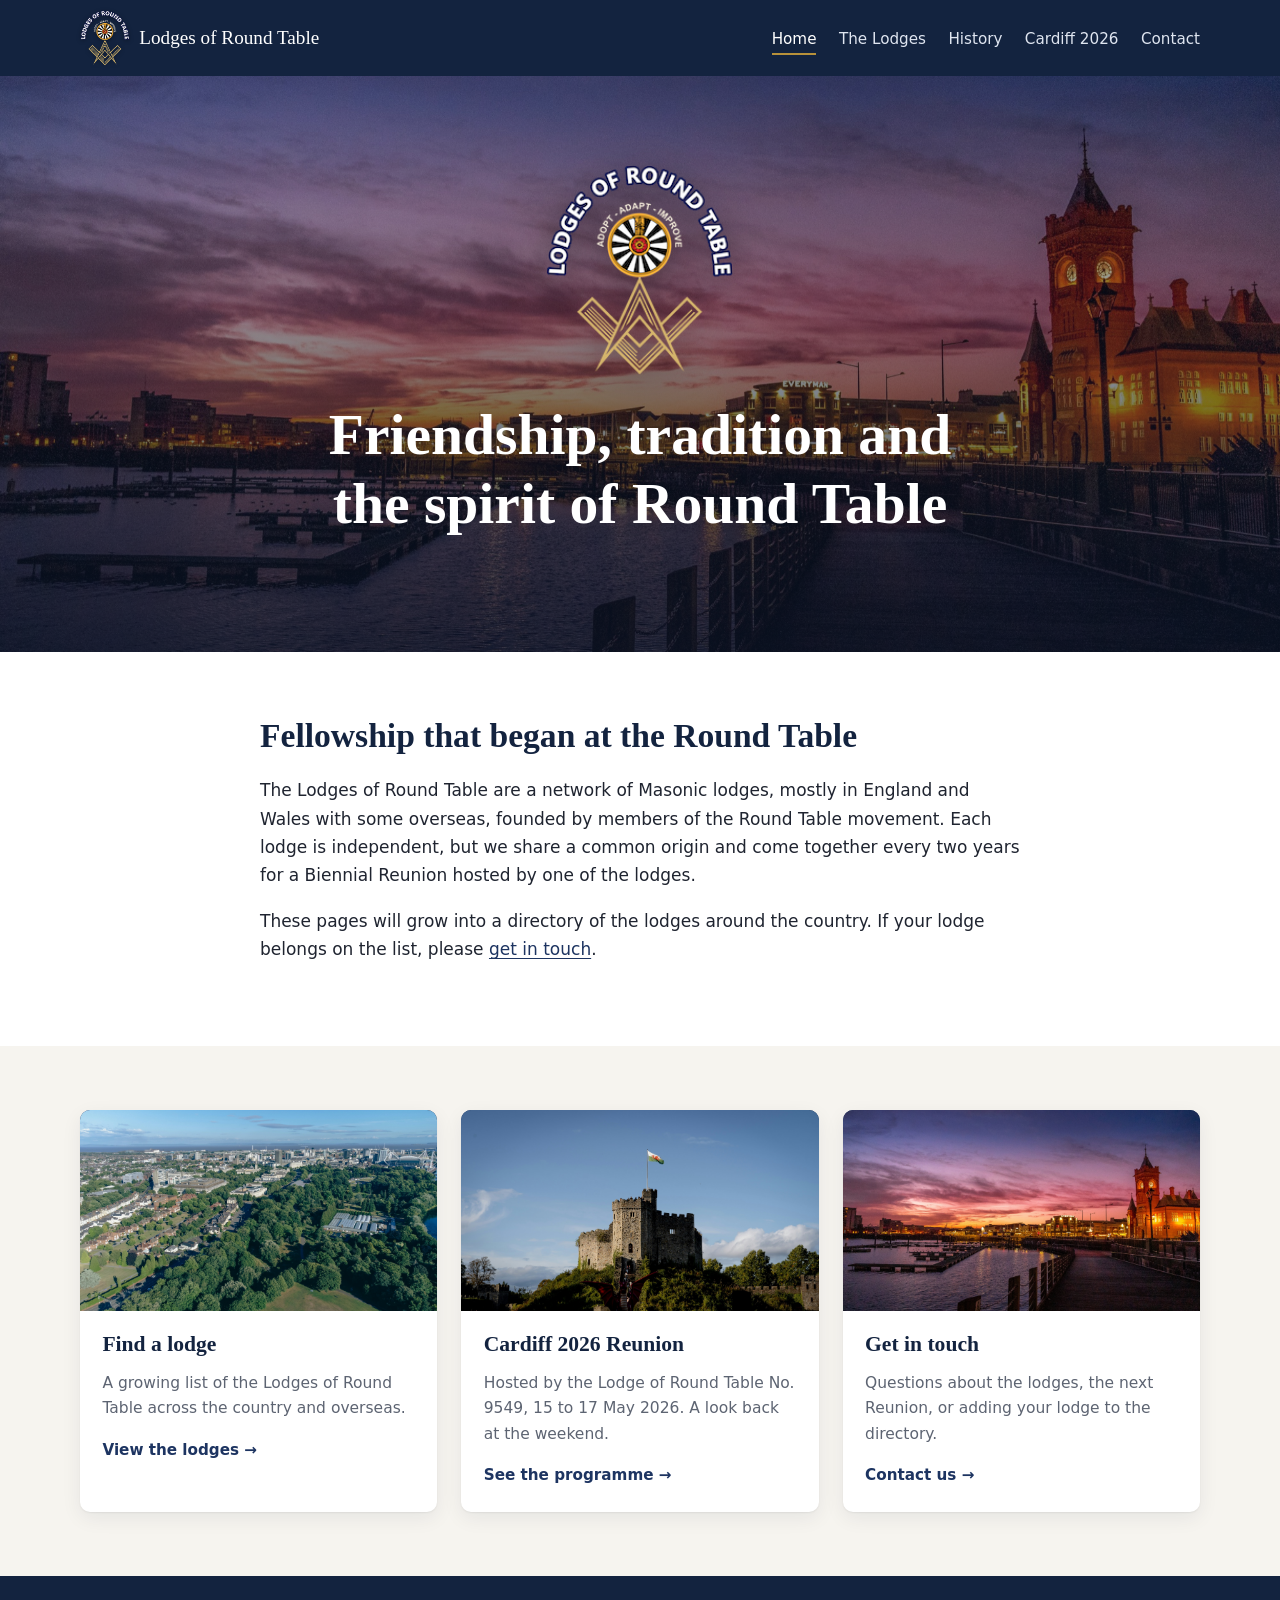
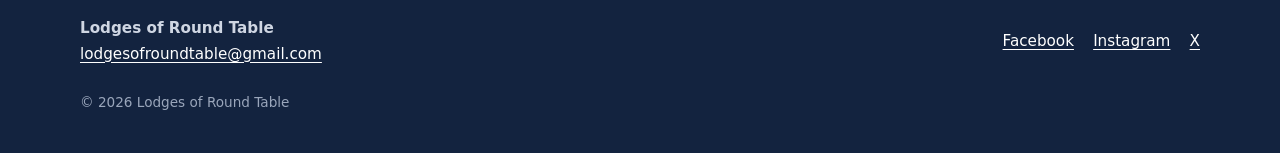
<file: index.html>
<!DOCTYPE html>
<html lang="en-GB">
<head>
<meta charset="utf-8">
<meta name="viewport" content="width=device-width, initial-scale=1">
<title>Lodges of Round Table</title>
<meta name="description" content="Lodges of Round Table: Masonic lodges founded by members of the Round Table movement.">
<meta property="og:title" content="Lodges of Round Table">
<meta property="og:image" content="https://www.lodgesofroundtable.uk/images/logo.png">
<link rel="icon" href="/favicon.ico" sizes="48x48">
<link rel="icon" href="/favicon.svg" type="image/svg+xml">
<link rel="apple-touch-icon" href="/apple-touch-icon.png">
<meta name="theme-color" content="#13233f">
<link rel="stylesheet" href="/css/site.css">
</head>
<body>
<a class="skip" href="#main">Skip to main content</a>
<div class="topbar">
  <div class="wrap topbar-inner">
    <a class="brand" href="/"><img src="/images/emblem-light.png" alt="" width="50" height="56"><span>Lodges of Round Table</span></a>
    <nav aria-label="Main"><ul><li><a href="/" aria-current="page">Home</a></li>
<li><a href="/lodges/">The Lodges</a></li>
<li><a href="/history/">History</a></li>
<li><a href="/cardiff-2026/">Cardiff 2026</a></li>
<li><a href="/contact-us/">Contact</a></li></ul></nav>
  </div>
</div>

<header class="hero" style="--hero:url('/images/cardiff-bay-sunset.jpg')">
  <div class="wrap hero-inner has-emblem">
    <img class="hero-emblem" src="/images/emblem-light.png" alt="Lodges of Round Table emblem" width="181" height="204">
    
    <h1>Friendship, tradition and the spirit of Round Table</h1>
    
  </div>
</header>
<main id="main">
<section class="section">
  <div class="wrap narrow prose">
    <h2>Fellowship that began at the Round Table</h2>
    <p>The Lodges of Round Table are a network of Masonic lodges, mostly in England and Wales with some overseas, founded by members of the Round Table movement. Each lodge is independent, but we share a common origin and come together every two years for a Biennial Reunion hosted by one of the lodges.</p>
    <p>These pages will grow into a directory of the lodges around the country. If your lodge belongs on the list, please <a href="/contact-us/">get in touch</a>.</p>
  </div>
</section>

<section class="section alt">
  <div class="wrap cards">
    <a class="card" href="/lodges/">
      <div class="card-img" style="--img:url('/images/cardiff-by-air.jpg')"></div>
      <div class="card-body"><h3>Find a lodge</h3><p>A growing list of the Lodges of Round Table across the country and overseas.</p><span class="more">View the lodges &rarr;</span></div>
    </a>
    <a class="card" href="/cardiff-2026/">
      <div class="card-img" style="--img:url('/images/cardiff-castle.jpg')"></div>
      <div class="card-body"><h3>Cardiff 2026 Reunion</h3><p>Hosted by the Lodge of Round Table No. 9549, 15 to 17 May 2026. A look back at the weekend.</p><span class="more">See the programme &rarr;</span></div>
    </a>
    <a class="card" href="/contact-us/">
      <div class="card-img" style="--img:url('/images/cardiff-bay-sunset.jpg')"></div>
      <div class="card-body"><h3>Get in touch</h3><p>Questions about the lodges, the next Reunion, or adding your lodge to the directory.</p><span class="more">Contact us &rarr;</span></div>
    </a>
  </div>
</section>
</main>
<footer class="site-foot">
  <div class="wrap foot-inner">
    <div>
      <strong>Lodges of Round Table</strong><br>
      <a href="mailto:lodgesofroundtable@gmail.com">lodgesofroundtable@gmail.com</a>
    </div>
    <ul class="social">
      <li><a href="https://www.facebook.com/SouthWalesMason">Facebook</a></li>
      <li><a href="https://www.instagram.com/southwales_craft_ra/">Instagram</a></li>
      <li><a href="https://x.com/southwalesmason">X</a></li>
    </ul>
    <p class="copy">&copy; 2026 Lodges of Round Table</p>
  </div>
</footer>
</body>
</html>
</file>
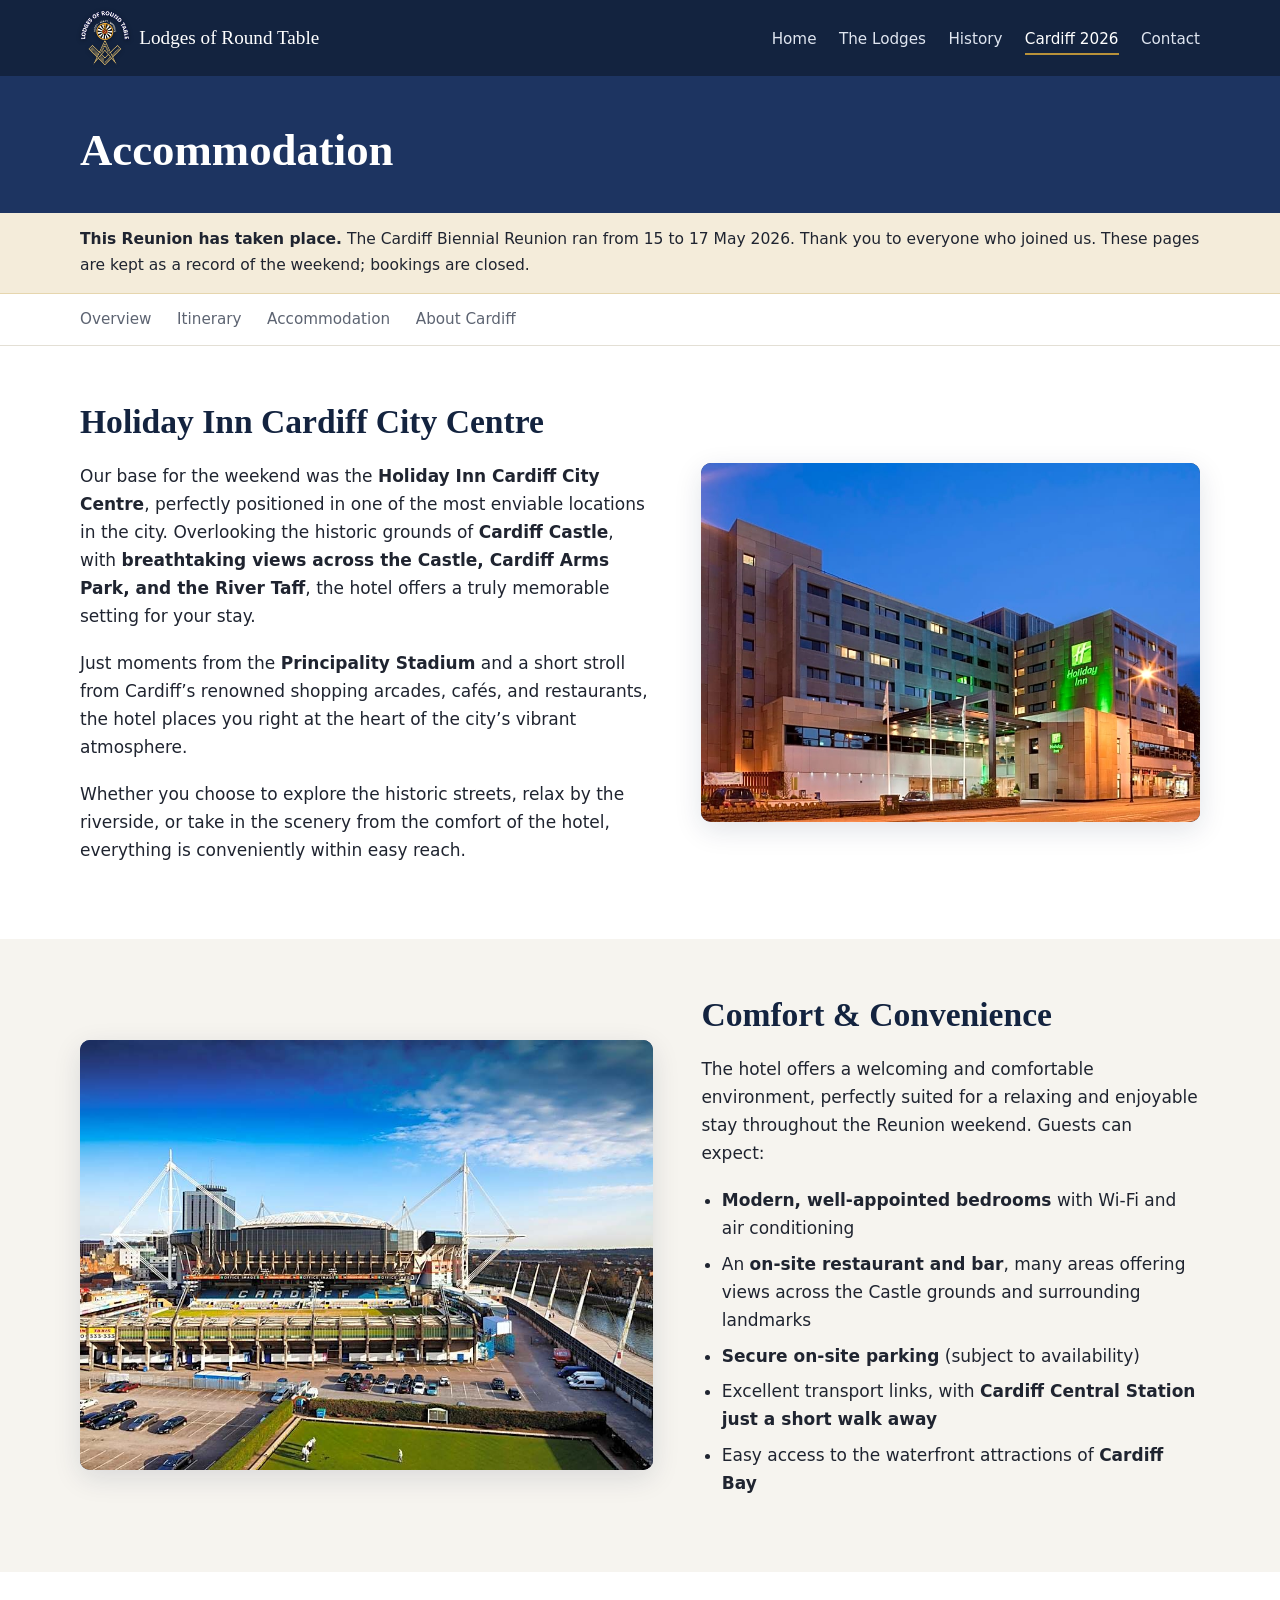
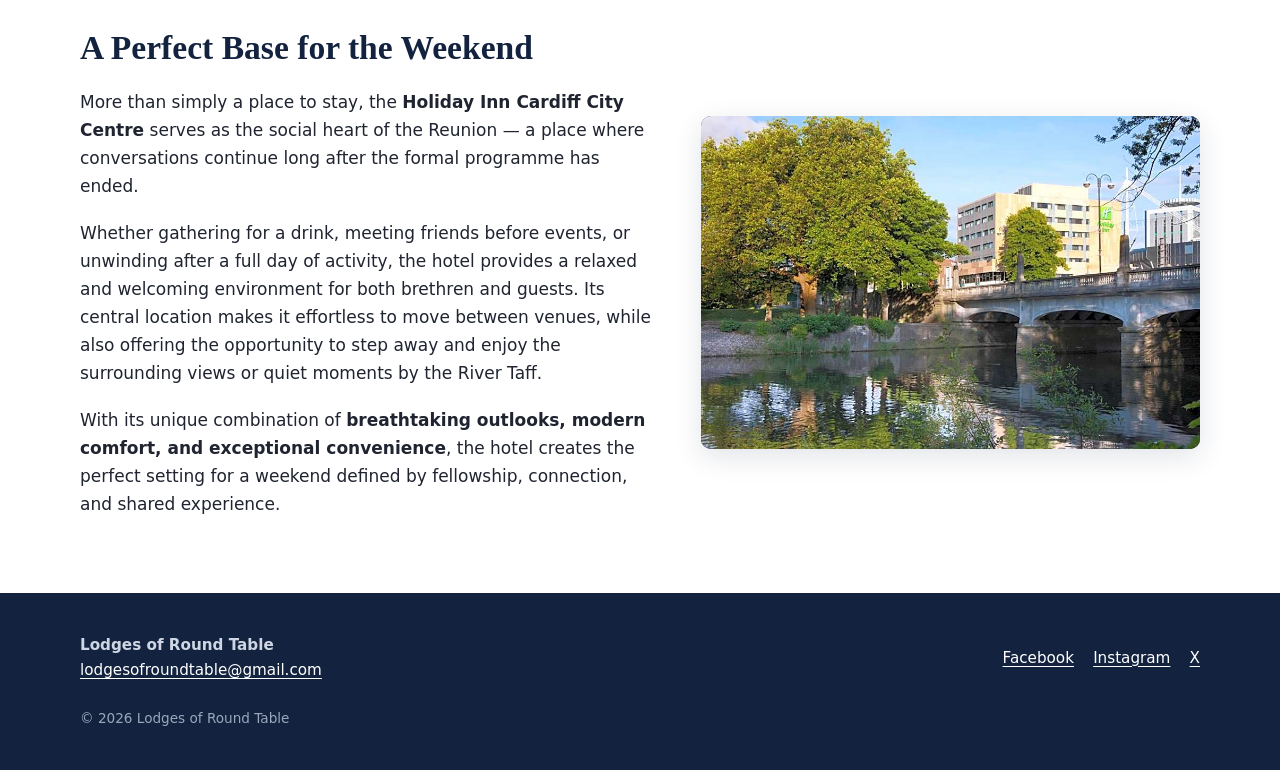
<file: accommodation/index.html>
<!DOCTYPE html>
<html lang="en-GB"><head><meta charset="utf-8">
<title>Moved</title>
<link rel="canonical" href="/cardiff-2026/accommodation/">
<meta http-equiv="refresh" content="0; url=/cardiff-2026/accommodation/">
<meta name="robots" content="noindex">
</head><body><p>This page has moved to <a href="/cardiff-2026/accommodation/">/cardiff-2026/accommodation/</a>.</p></body></html>
</file>
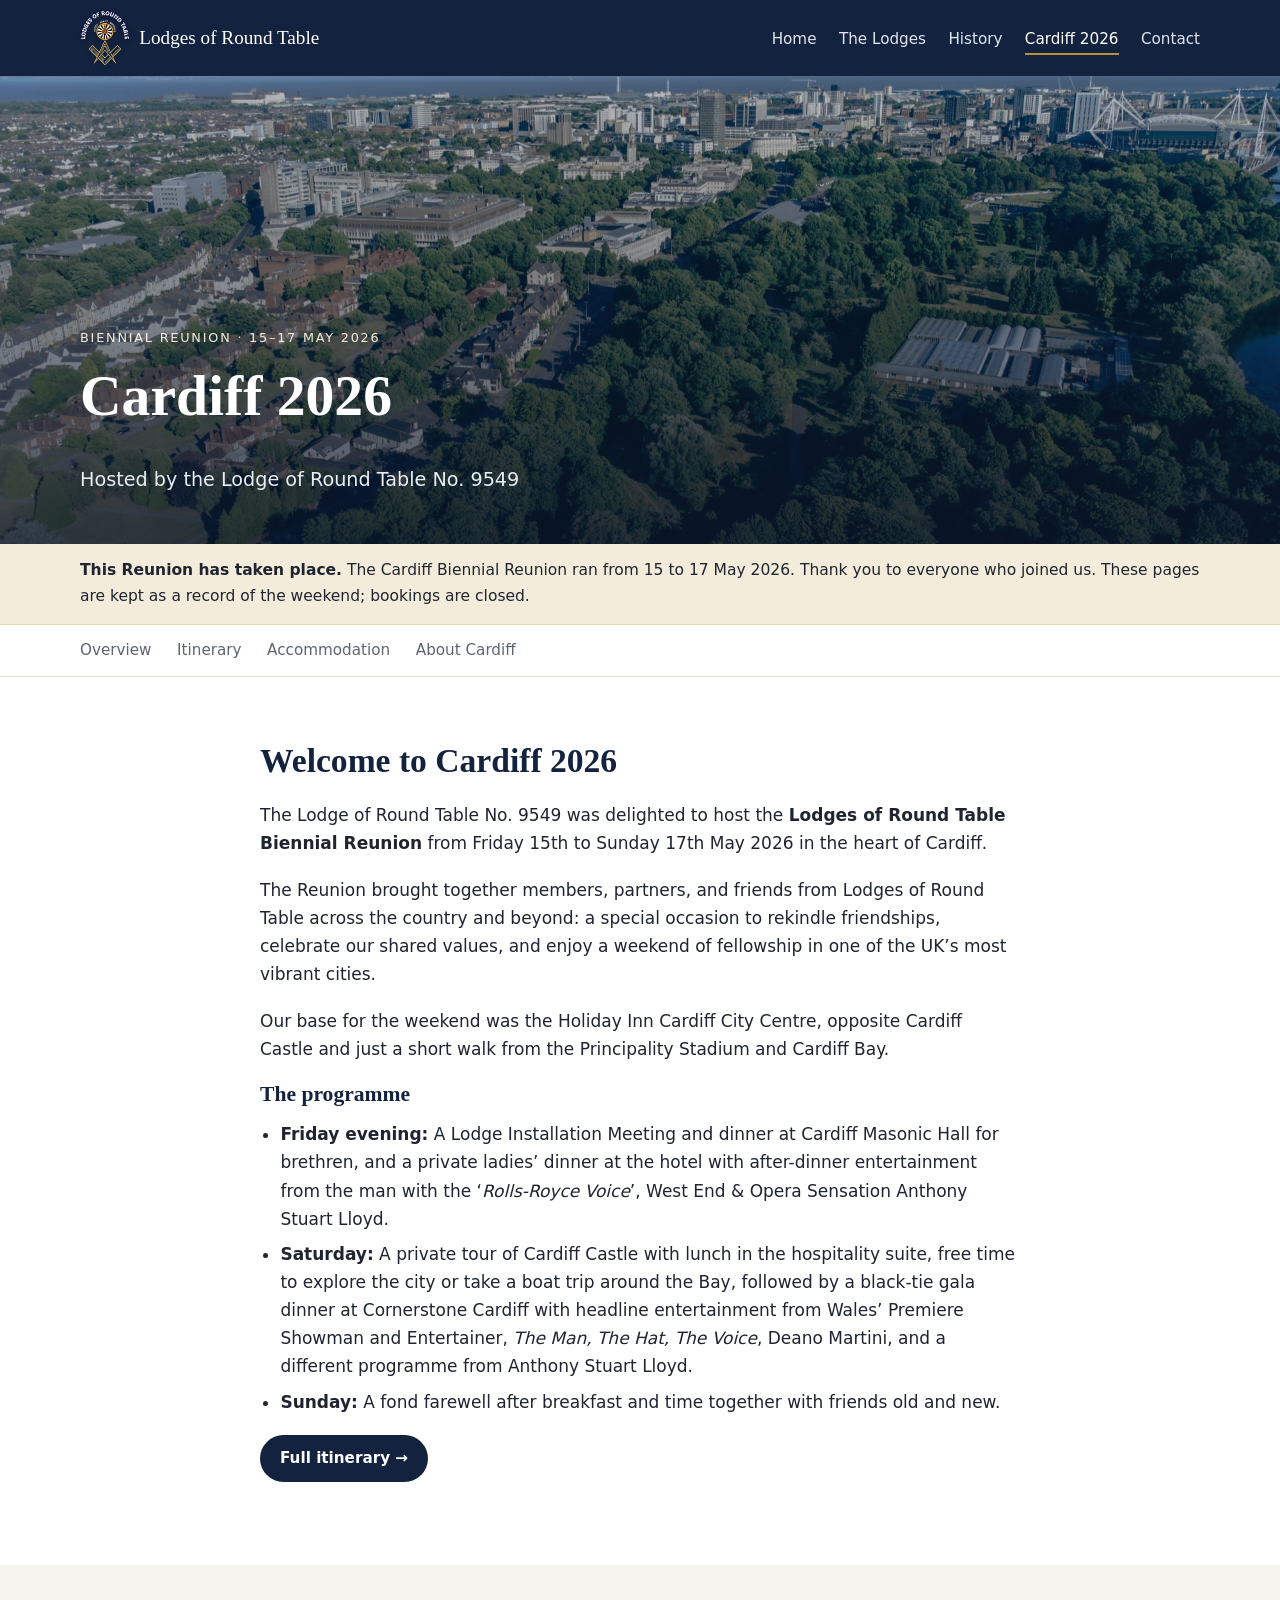
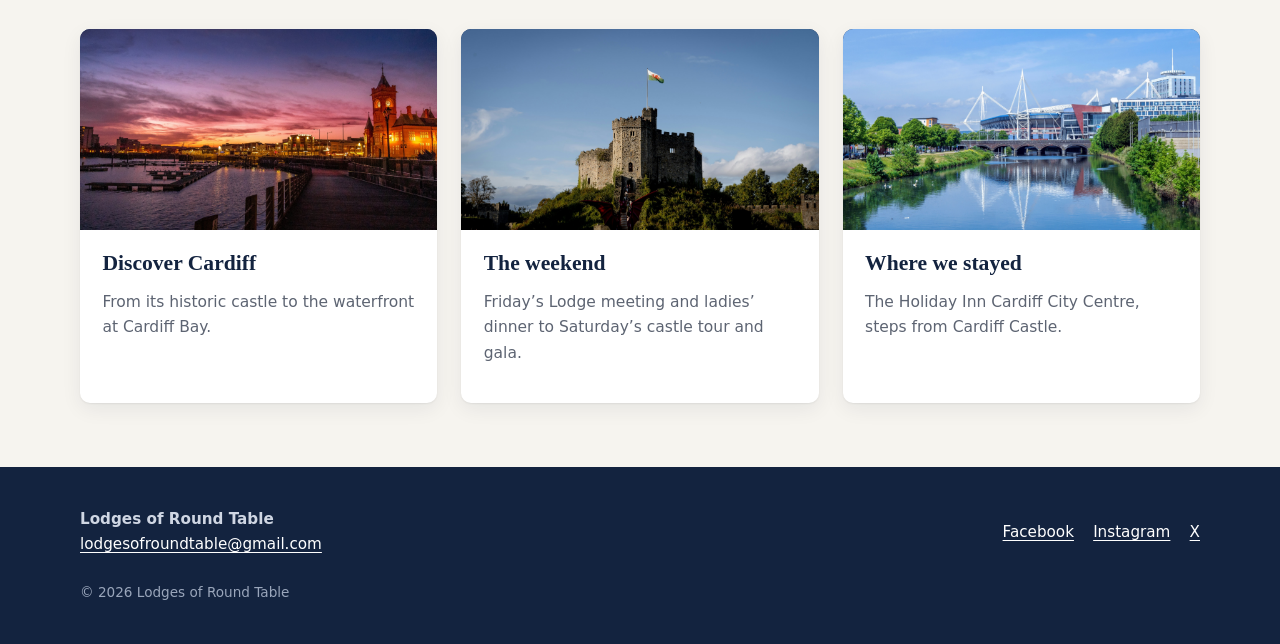
<file: cardiff-2026/index.html>
<!DOCTYPE html>
<html lang="en-GB">
<head>
<meta charset="utf-8">
<meta name="viewport" content="width=device-width, initial-scale=1">
<title>Cardiff 2026 | Lodges of Round Table</title>
<meta name="description" content="The Lodges of Round Table Biennial Reunion, Cardiff, 15–17 May 2026.">
<meta property="og:title" content="Cardiff 2026 | Lodges of Round Table">
<meta property="og:image" content="https://www.lodgesofroundtable.uk/images/logo.png">
<link rel="icon" href="/favicon.ico" sizes="48x48">
<link rel="icon" href="/favicon.svg" type="image/svg+xml">
<link rel="apple-touch-icon" href="/apple-touch-icon.png">
<meta name="theme-color" content="#13233f">
<link rel="stylesheet" href="/css/site.css">
</head>
<body>
<a class="skip" href="#main">Skip to main content</a>
<div class="topbar">
  <div class="wrap topbar-inner">
    <a class="brand" href="/"><img src="/images/emblem-light.png" alt="" width="50" height="56"><span>Lodges of Round Table</span></a>
    <nav aria-label="Main"><ul><li><a href="/">Home</a></li>
<li><a href="/lodges/">The Lodges</a></li>
<li><a href="/history/">History</a></li>
<li><a href="/cardiff-2026/" aria-current="page">Cardiff 2026</a></li>
<li><a href="/contact-us/">Contact</a></li></ul></nav>
  </div>
</div>

<header class="hero" style="--hero:url('/images/cardiff-by-air.jpg')">
  <div class="wrap hero-inner">
    
    <p class="kicker">Biennial Reunion &middot; 15&ndash;17 May 2026</p>
    <h1>Cardiff 2026</h1>
    <p class="lede">Hosted by the Lodge of Round Table No. 9549</p>
  </div>
</header>
<main id="main">
<div class="notice">
  <div class="wrap"><p><strong>This Reunion has taken place.</strong> The Cardiff Biennial Reunion ran from 15 to 17 May 2026. Thank you to everyone who joined us. These pages are kept as a record of the weekend; bookings are closed.</p></div>
</div>
<nav class="subnav" aria-label="Cardiff 2026">
  <div class="wrap"><ul>
    <li><a href="/cardiff-2026/">Overview</a></li>
    <li><a href="/cardiff-2026/itinerary/">Itinerary</a></li>
    <li><a href="/cardiff-2026/accommodation/">Accommodation</a></li>
    <li><a href="/cardiff-2026/cardiff/">About Cardiff</a></li>
  </ul></div>
</nav>
<section class="section">
  <div class="wrap narrow prose">
    <h2>Welcome to Cardiff 2026</h2>
    <p>The Lodge of Round Table No. 9549 was delighted to host the <strong>Lodges of Round Table Biennial Reunion</strong> from Friday 15th to Sunday 17th May 2026 in the heart of Cardiff.</p>
    <p>The Reunion brought together members, partners, and friends from Lodges of Round Table across the country and beyond: a special occasion to rekindle friendships, celebrate our shared values, and enjoy a weekend of fellowship in one of the UK’s most vibrant cities.</p>
    <p>Our base for the weekend was the Holiday Inn Cardiff City Centre, opposite Cardiff Castle and just a short walk from the Principality Stadium and Cardiff Bay.</p>
    <h3>The programme</h3>
    <ul>
      <li><strong>Friday evening:</strong> A Lodge Installation Meeting and dinner at Cardiff Masonic Hall for brethren, and a private ladies’ dinner at the hotel with after-dinner entertainment from the man with the ‘<em>Rolls-Royce Voice</em>’, West End &amp; Opera Sensation Anthony Stuart Lloyd.</li>
      <li><strong>Saturday:</strong> A private tour of Cardiff Castle with lunch in the hospitality suite, free time to explore the city or take a boat trip around the Bay, followed by a black-tie gala dinner at Cornerstone Cardiff with headline entertainment from Wales’ Premiere Showman and Entertainer, <em>The Man, The Hat, The Voice</em>, Deano Martini, and a different programme from Anthony Stuart Lloyd.</li>
      <li><strong>Sunday:</strong> A fond farewell after breakfast and time together with friends old and new.</li>
    </ul>
    <p><a class="btn" href="/cardiff-2026/itinerary/">Full itinerary &rarr;</a></p>
  </div>
</section>
<section class="section alt">
  <div class="wrap cards">
    <a class="card" href="/cardiff-2026/cardiff/"><div class="card-img" style="--img:url('/images/cardiff-bay-sunset.jpg')"></div><div class="card-body"><h3>Discover Cardiff</h3><p>From its historic castle to the waterfront at Cardiff Bay.</p></div></a>
    <a class="card" href="/cardiff-2026/itinerary/"><div class="card-img" style="--img:url('/images/cardiff-castle.jpg')"></div><div class="card-body"><h3>The weekend</h3><p>Friday’s Lodge meeting and ladies’ dinner to Saturday’s castle tour and gala.</p></div></a>
    <a class="card" href="/cardiff-2026/accommodation/"><div class="card-img" style="--img:url('/images/principality-stadium.jpg')"></div><div class="card-body"><h3>Where we stayed</h3><p>The Holiday Inn Cardiff City Centre, steps from Cardiff Castle.</p></div></a>
  </div>
</section>
</main>
<footer class="site-foot">
  <div class="wrap foot-inner">
    <div>
      <strong>Lodges of Round Table</strong><br>
      <a href="mailto:lodgesofroundtable@gmail.com">lodgesofroundtable@gmail.com</a>
    </div>
    <ul class="social">
      <li><a href="https://www.facebook.com/SouthWalesMason">Facebook</a></li>
      <li><a href="https://www.instagram.com/southwales_craft_ra/">Instagram</a></li>
      <li><a href="https://x.com/southwalesmason">X</a></li>
    </ul>
    <p class="copy">&copy; 2026 Lodges of Round Table</p>
  </div>
</footer>
</body>
</html>
</file>
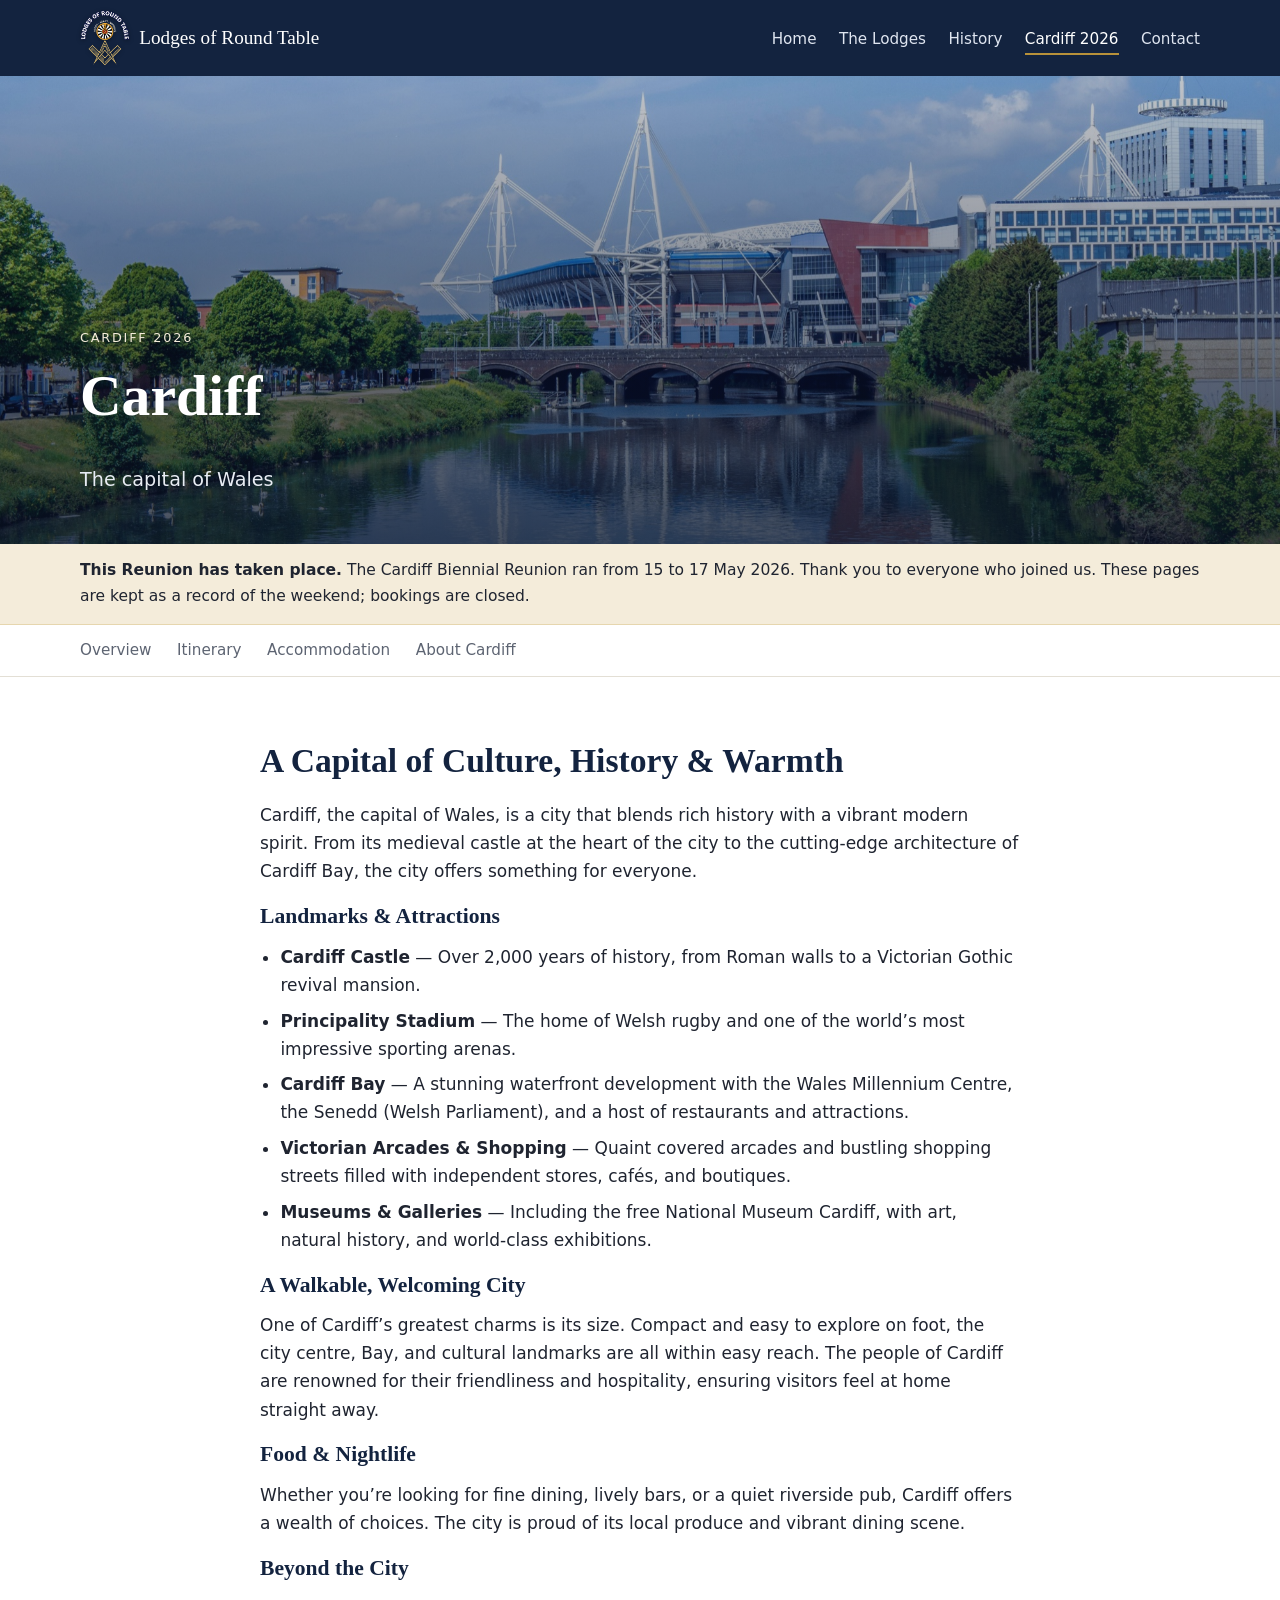
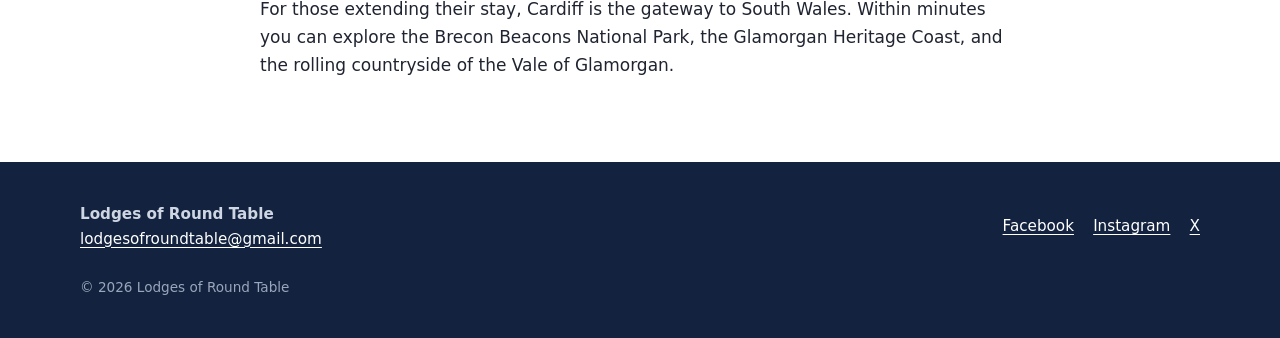
<file: cardiff/index.html>
<!DOCTYPE html>
<html lang="en-GB"><head><meta charset="utf-8">
<title>Moved</title>
<link rel="canonical" href="/cardiff-2026/cardiff/">
<meta http-equiv="refresh" content="0; url=/cardiff-2026/cardiff/">
<meta name="robots" content="noindex">
</head><body><p>This page has moved to <a href="/cardiff-2026/cardiff/">/cardiff-2026/cardiff/</a>.</p></body></html>
</file>
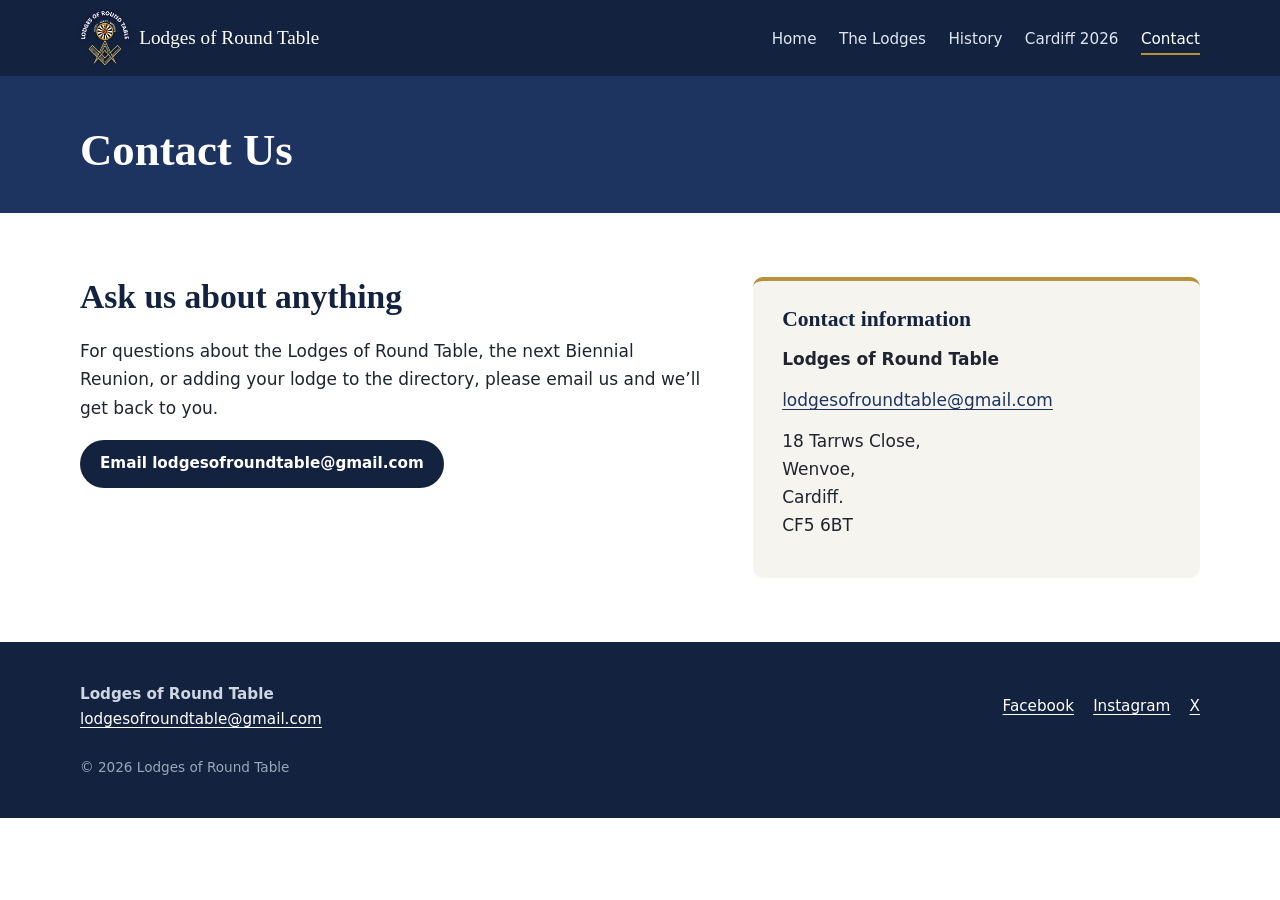
<file: contact-us/index.html>
<!DOCTYPE html>
<html lang="en-GB">
<head>
<meta charset="utf-8">
<meta name="viewport" content="width=device-width, initial-scale=1">
<title>Contact Us | Lodges of Round Table</title>
<meta name="description" content="Lodges of Round Table: Masonic lodges founded by members of the Round Table movement.">
<meta property="og:title" content="Contact Us | Lodges of Round Table">
<meta property="og:image" content="https://www.lodgesofroundtable.uk/images/logo.png">
<link rel="icon" href="/favicon.ico" sizes="48x48">
<link rel="icon" href="/favicon.svg" type="image/svg+xml">
<link rel="apple-touch-icon" href="/apple-touch-icon.png">
<meta name="theme-color" content="#13233f">
<link rel="stylesheet" href="/css/site.css">
</head>
<body>
<a class="skip" href="#main">Skip to main content</a>
<div class="topbar">
  <div class="wrap topbar-inner">
    <a class="brand" href="/"><img src="/images/emblem-light.png" alt="" width="50" height="56"><span>Lodges of Round Table</span></a>
    <nav aria-label="Main"><ul><li><a href="/">Home</a></li>
<li><a href="/lodges/">The Lodges</a></li>
<li><a href="/history/">History</a></li>
<li><a href="/cardiff-2026/">Cardiff 2026</a></li>
<li><a href="/contact-us/" aria-current="page">Contact</a></li></ul></nav>
  </div>
</div>

<header class="page-head">
  <div class="wrap"><h1>Contact Us</h1></div>
</header>
<main id="main">
<section class="section">
  <div class="wrap contact">
    <div class="prose">
      <h2>Ask us about anything</h2>
      <p>For questions about the Lodges of Round Table, the next Biennial Reunion, or adding your lodge to the directory, please email us and we’ll get back to you.</p>
      <p><a class="btn" href="mailto:lodgesofroundtable@gmail.com">Email lodgesofroundtable@gmail.com</a></p>
    </div>
    <div class="contact-card">
      <h3>Contact information</h3>
      <p><strong>Lodges of Round Table</strong></p>
      <p><a href="mailto:lodgesofroundtable@gmail.com">lodgesofroundtable@gmail.com</a></p>
      <p>18 Tarrws Close,<br>Wenvoe,<br>Cardiff.<br>CF5 6BT</p>
    </div>
  </div>
</section>
</main>
<footer class="site-foot">
  <div class="wrap foot-inner">
    <div>
      <strong>Lodges of Round Table</strong><br>
      <a href="mailto:lodgesofroundtable@gmail.com">lodgesofroundtable@gmail.com</a>
    </div>
    <ul class="social">
      <li><a href="https://www.facebook.com/SouthWalesMason">Facebook</a></li>
      <li><a href="https://www.instagram.com/southwales_craft_ra/">Instagram</a></li>
      <li><a href="https://x.com/southwalesmason">X</a></li>
    </ul>
    <p class="copy">&copy; 2026 Lodges of Round Table</p>
  </div>
</footer>
</body>
</html>
</file>
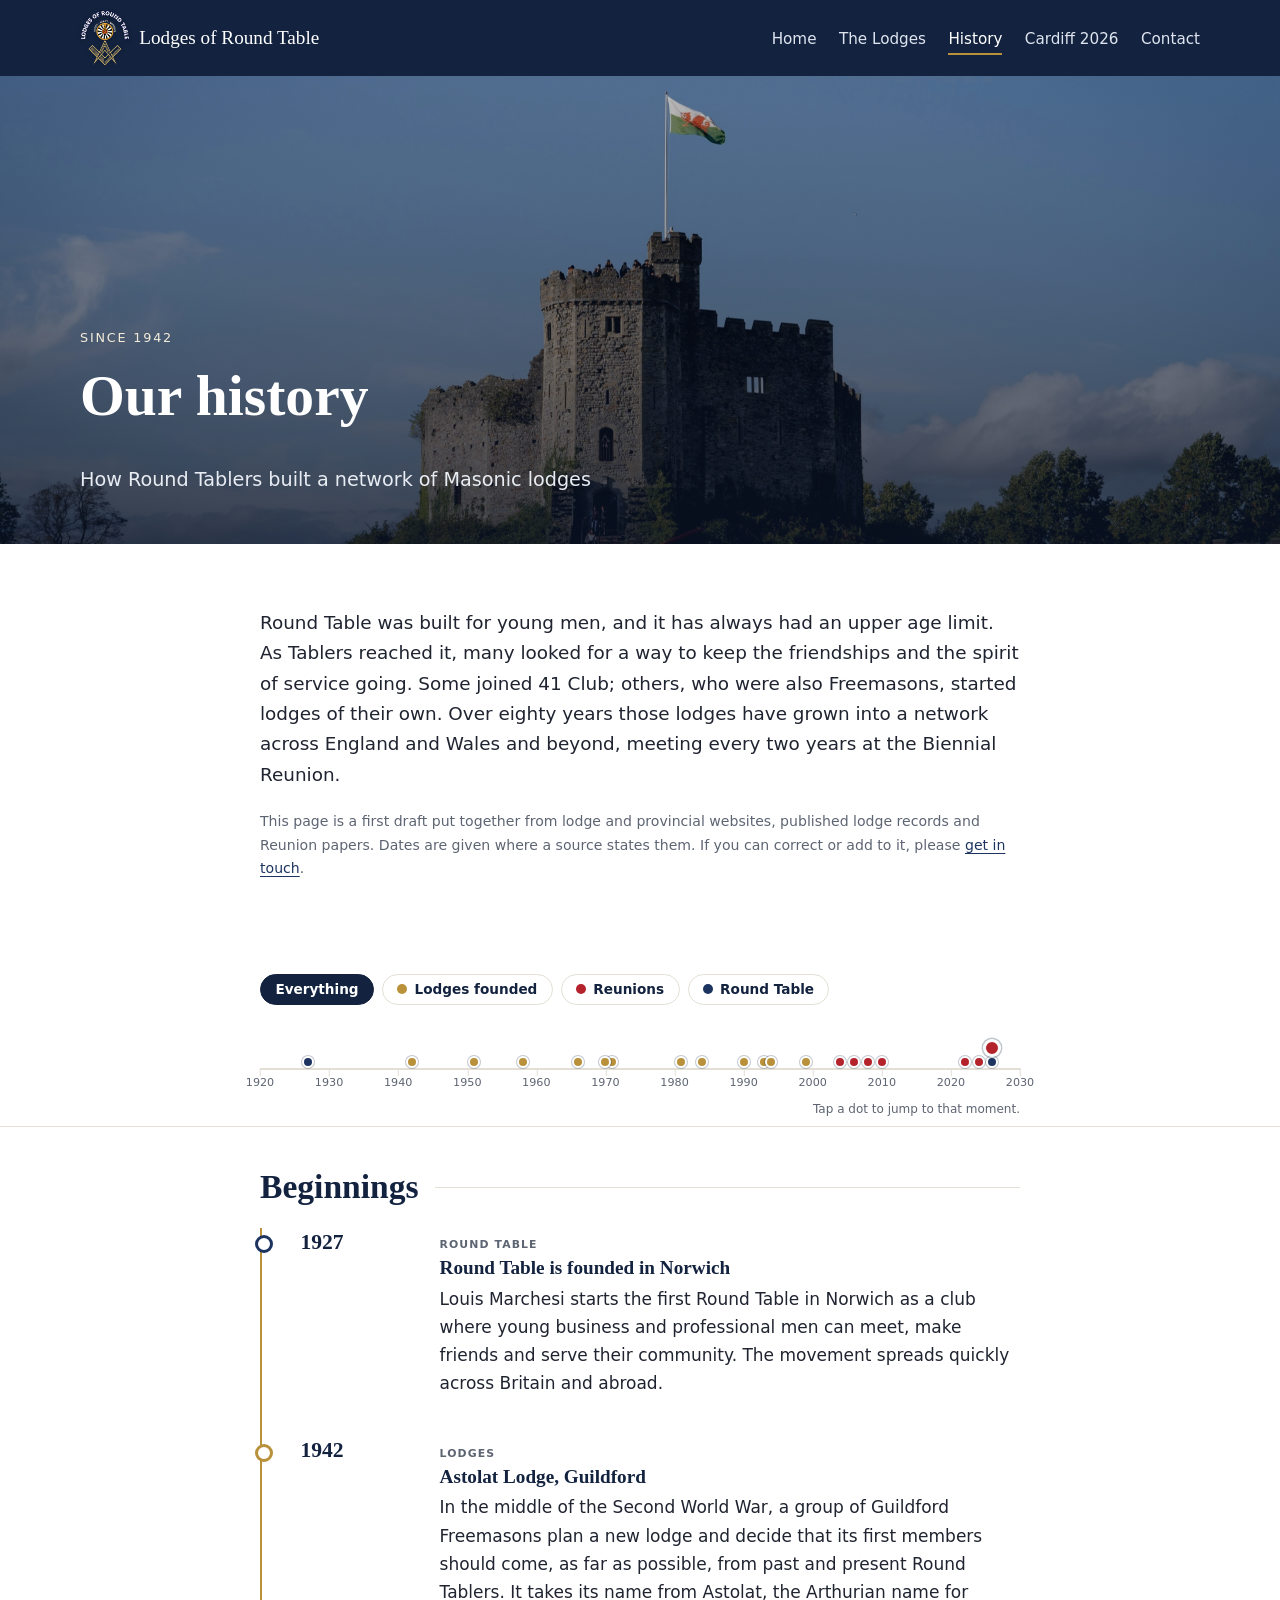
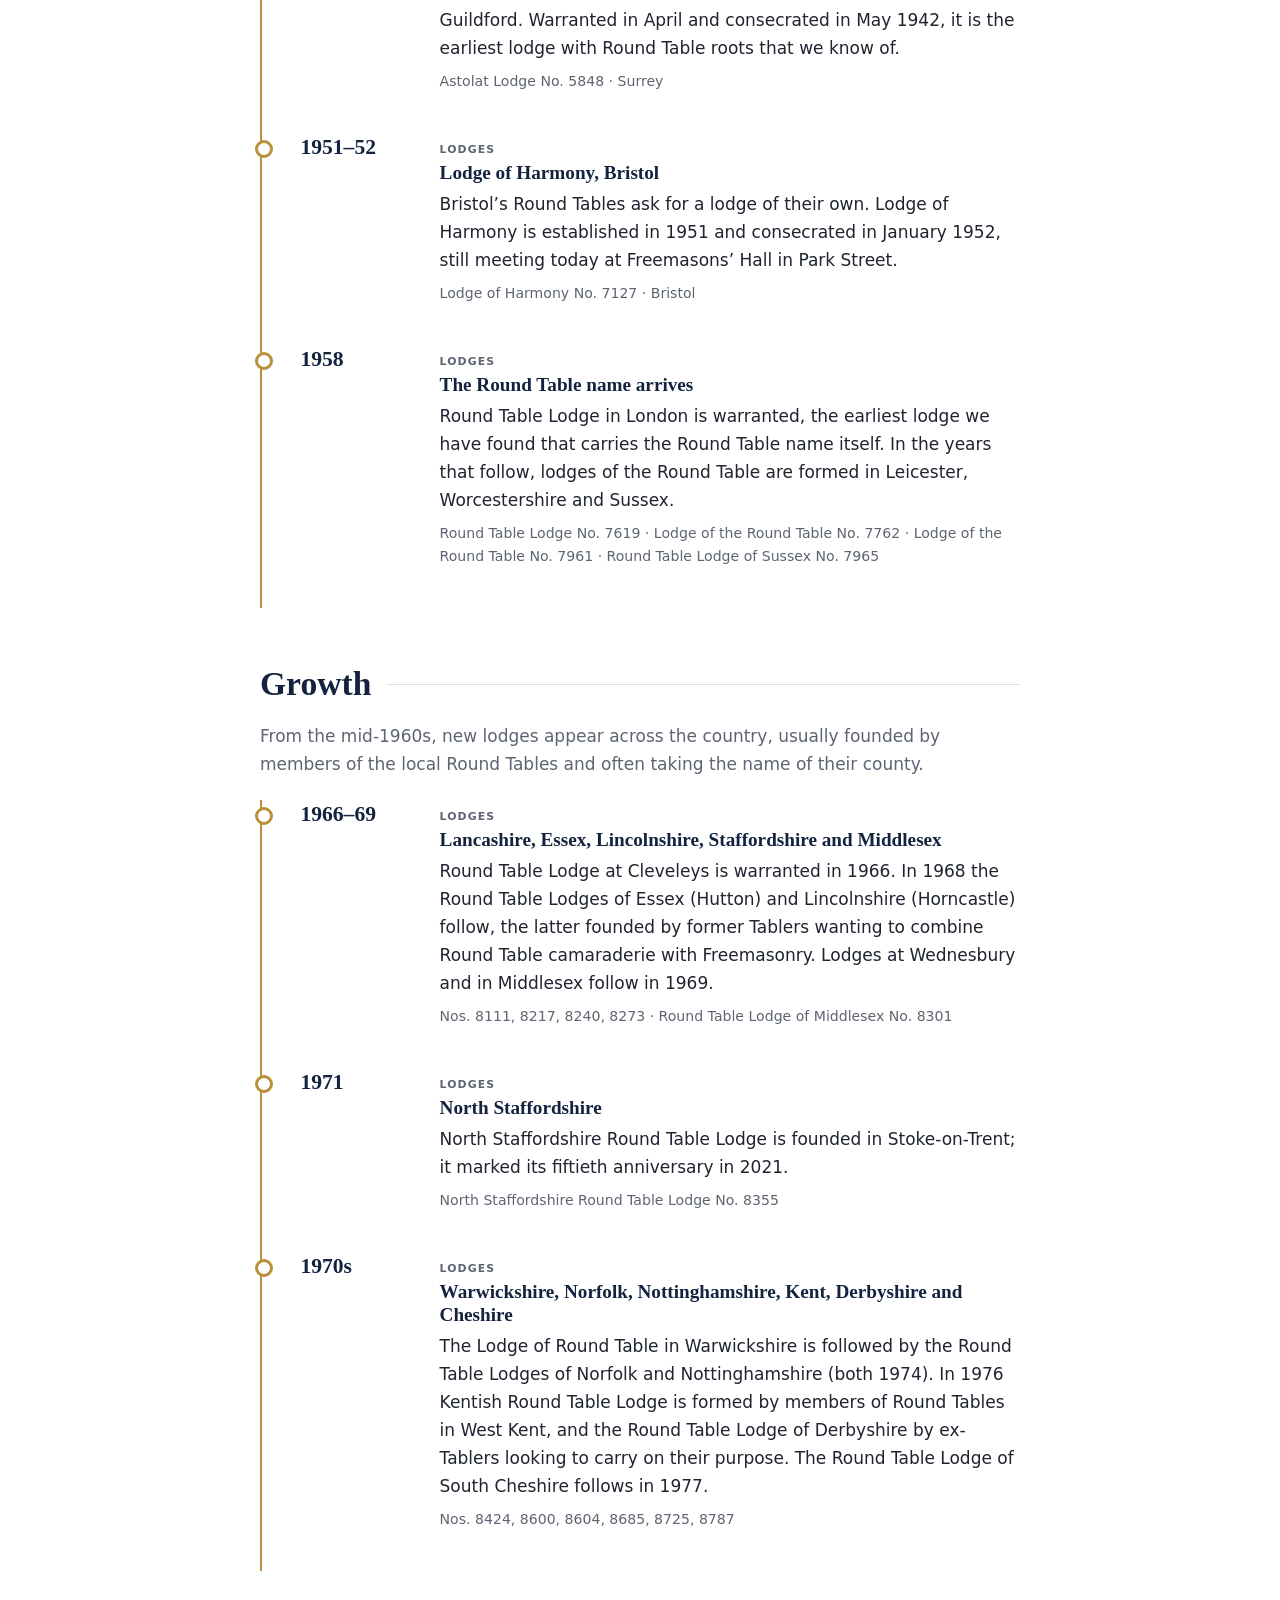
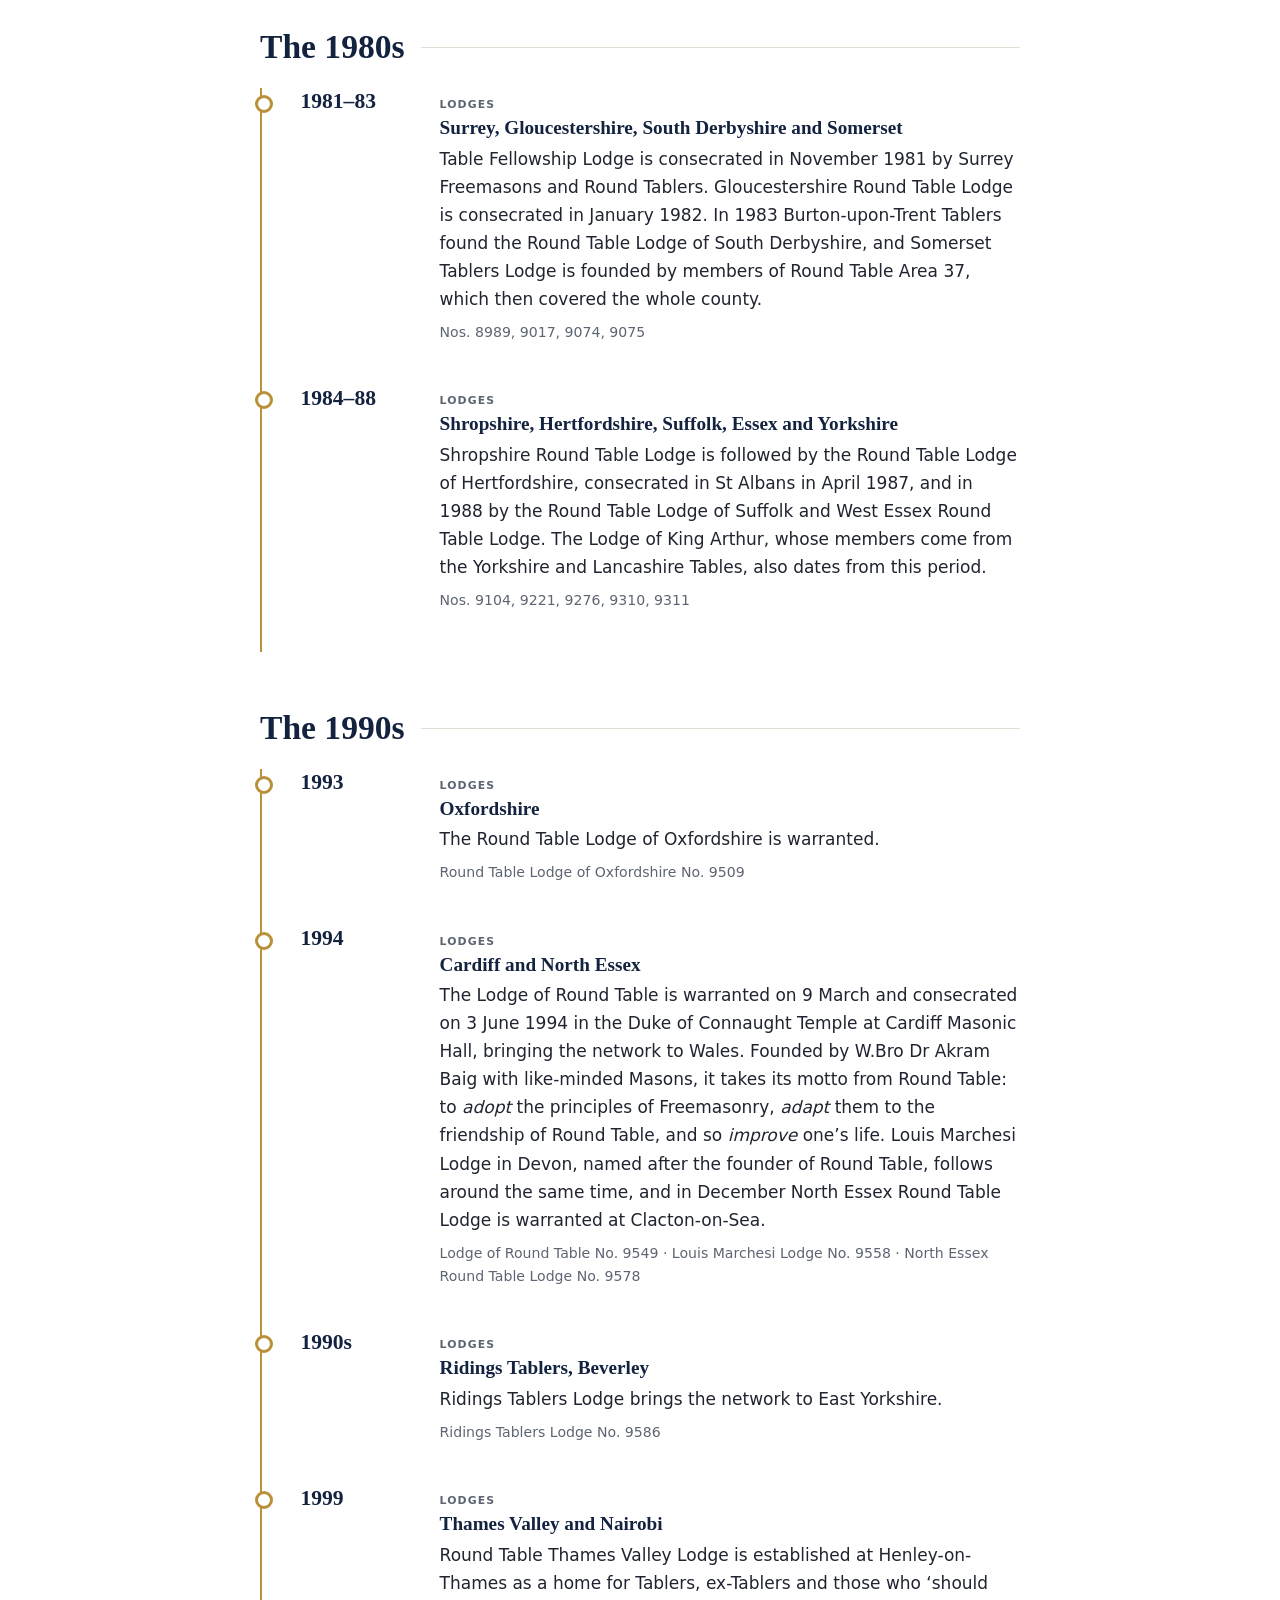
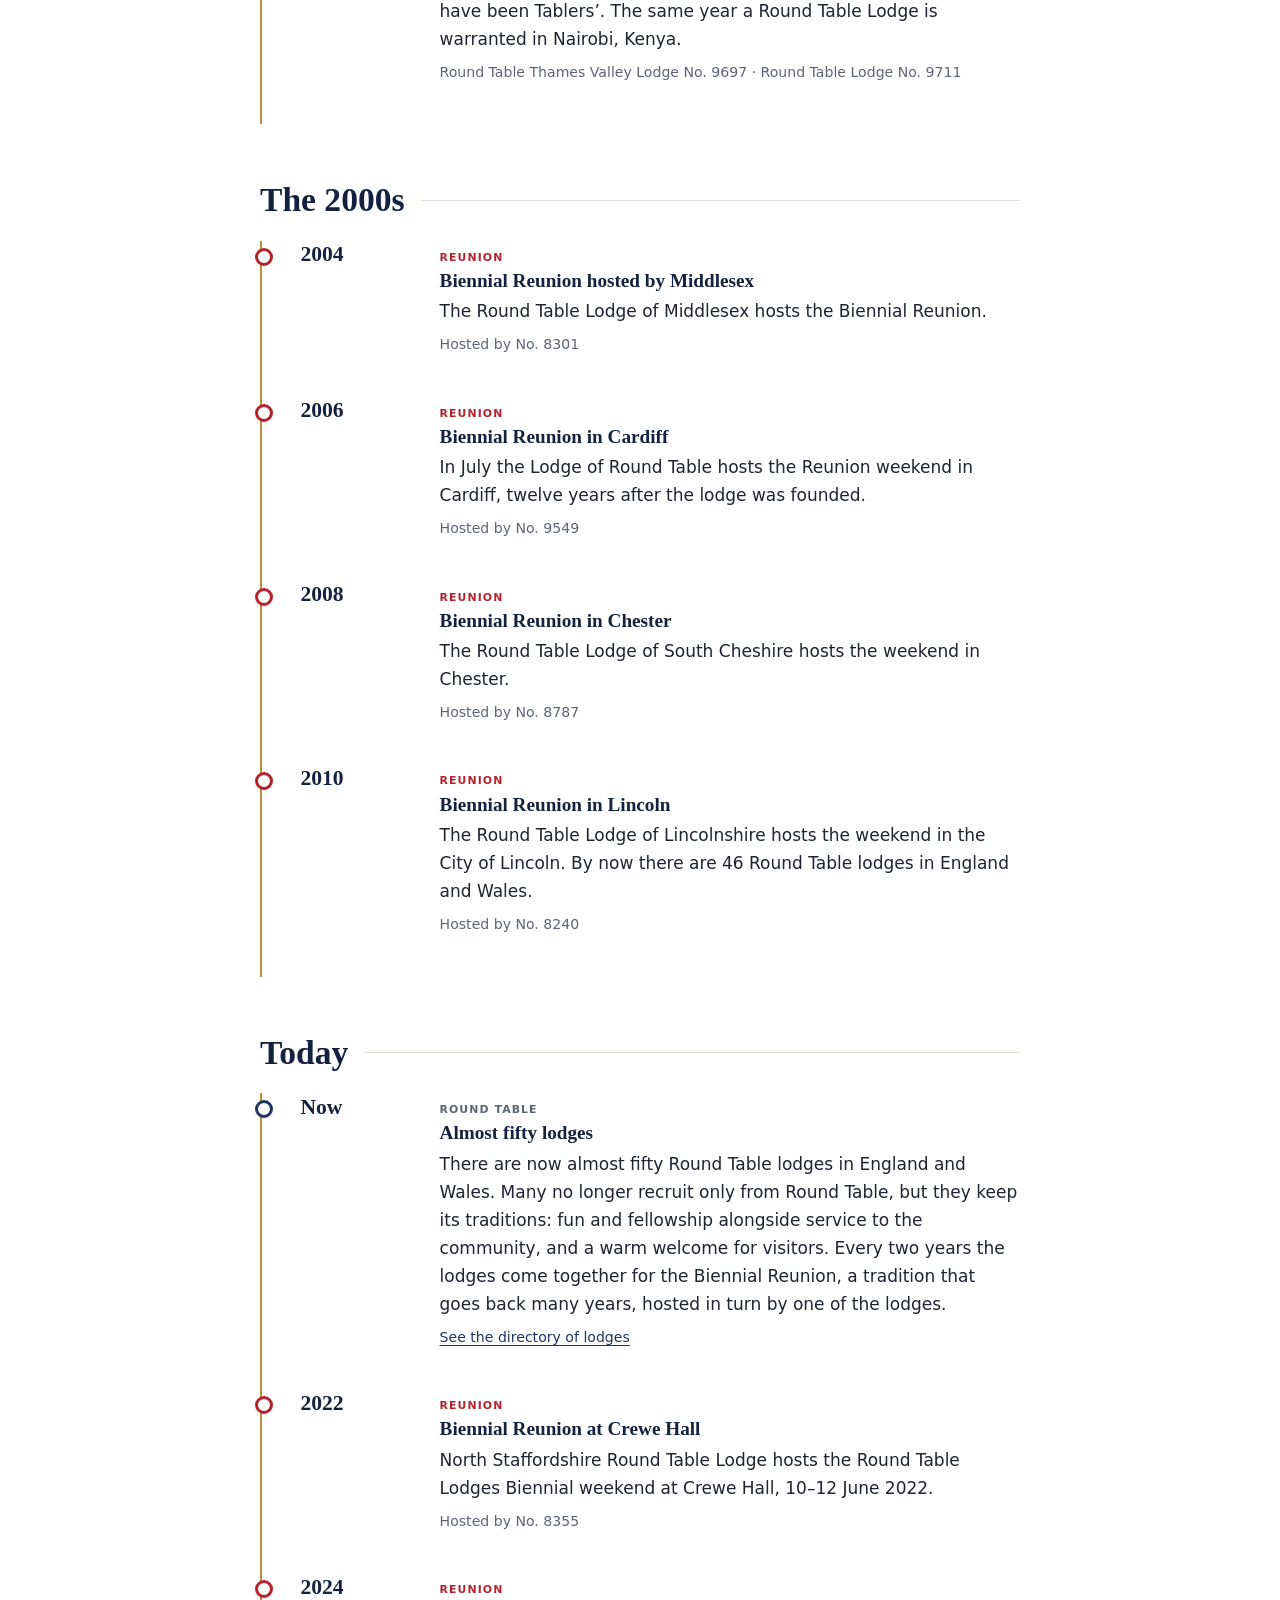
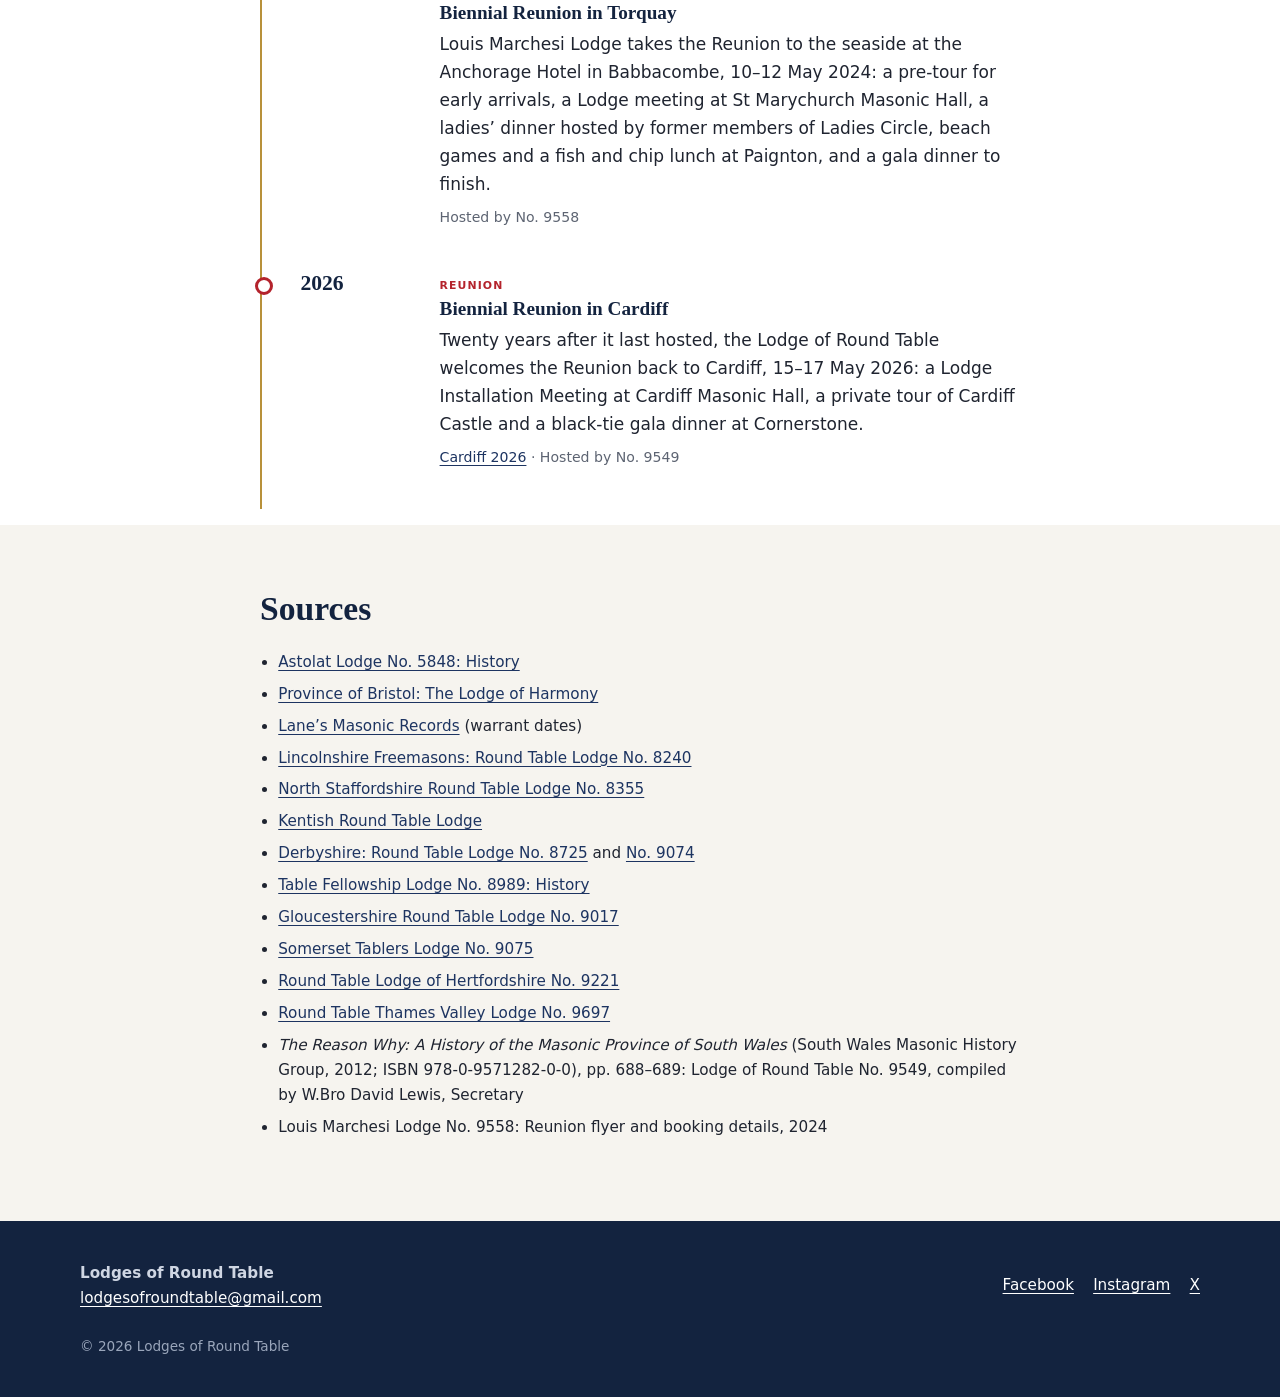
<file: history/index.html>
<!DOCTYPE html>
<html lang="en-GB">
<head>
<meta charset="utf-8">
<meta name="viewport" content="width=device-width, initial-scale=1">
<title>History | Lodges of Round Table</title>
<meta name="description" content="A history of the Lodges of Round Table, from Astolat Lodge in 1942 to the Biennial Reunions of today.">
<meta property="og:title" content="History | Lodges of Round Table">
<meta property="og:image" content="https://www.lodgesofroundtable.uk/images/logo.png">
<link rel="icon" href="/favicon.ico" sizes="48x48">
<link rel="icon" href="/favicon.svg" type="image/svg+xml">
<link rel="apple-touch-icon" href="/apple-touch-icon.png">
<meta name="theme-color" content="#13233f">
<link rel="stylesheet" href="/css/site.css">
</head>
<body>
<a class="skip" href="#main">Skip to main content</a>
<div class="topbar">
  <div class="wrap topbar-inner">
    <a class="brand" href="/"><img src="/images/emblem-light.png" alt="" width="50" height="56"><span>Lodges of Round Table</span></a>
    <nav aria-label="Main"><ul><li><a href="/">Home</a></li>
<li><a href="/lodges/">The Lodges</a></li>
<li><a href="/history/" aria-current="page">History</a></li>
<li><a href="/cardiff-2026/">Cardiff 2026</a></li>
<li><a href="/contact-us/">Contact</a></li></ul></nav>
  </div>
</div>

<header class="hero" style="--hero:url('/images/cardiff-castle.jpg')">
  <div class="wrap hero-inner">
    
    <p class="kicker">Since 1942</p>
    <h1>Our history</h1>
    <p class="lede">How Round Tablers built a network of Masonic lodges</p>
  </div>
</header>
<main id="main">
<section class="section">
  <div class="wrap narrow prose">
    <p class="lede-dark">Round Table was built for young men, and it has always had an upper age limit. As Tablers reached it, many looked for a way to keep the friendships and the spirit of service going. Some joined 41 Club; others, who were also Freemasons, started lodges of their own. Over eighty years those lodges have grown into a network across England and Wales and beyond, meeting every two years at the Biennial Reunion.</p>
    <p class="muted small">This page is a first draft put together from lodge and provincial websites, published lodge records and Reunion papers. Dates are given where a source states them. If you can correct or add to it, please <a href="/contact-us/">get in touch</a>.</p>
  </div>
</section>
<section class="explorer" aria-label="Timeline explorer">
  <div class="wrap narrow">
    <div class="filters" role="group" aria-label="Show">
      <button type="button" class="chip is-on" data-filter="all" aria-pressed="true">Everything</button>
      <button type="button" class="chip" data-filter="lodge" aria-pressed="false"><i class="dot dot-lodge"></i>Lodges founded</button>
      <button type="button" class="chip" data-filter="reunion" aria-pressed="false"><i class="dot dot-reunion"></i>Reunions</button>
      <button type="button" class="chip" data-filter="rt" aria-pressed="false"><i class="dot dot-rt"></i>Round Table</button>
    </div>
    <div class="track" id="track" hidden>
      <div class="track-line"></div>
      <div class="track-ticks" id="track-ticks"></div>
      <div class="track-dots" id="track-dots"></div>
      <div class="track-tip" id="track-tip" role="status" aria-live="polite"></div>
    </div>
    <p class="muted small track-hint">Tap a dot to jump to that moment.</p>
  </div>
</section>

  <section class="era">
    <div class="wrap narrow">
      <h2>Beginnings</h2>

      <ol class="timeline">
      <li class="ev ev-rt" id="y1927-round-table-is-founded-in-norw" data-kind="rt" data-year="1927" data-title="Round Table is founded in Norwich">
        <div class="ev-year">1927</div>
        <div class="ev-body"><span class="ev-kind">Round Table</span><h3>Round Table is founded in Norwich</h3><p>Louis Marchesi starts the first Round Table in Norwich as a club where young business and professional men can meet, make friends and serve their community. The movement spreads quickly across Britain and abroad.</p></div>
      </li>
      <li class="ev ev-lodge" id="y1942-astolat-lodge-guildford" data-kind="lodge" data-year="1942" data-title="Astolat Lodge, Guildford">
        <div class="ev-year">1942</div>
        <div class="ev-body"><span class="ev-kind">Lodges</span><h3>Astolat Lodge, Guildford</h3><p>In the middle of the Second World War, a group of Guildford Freemasons plan a new lodge and decide that its first members should come, as far as possible, from past and present Round Tablers. It takes its name from Astolat, the Arthurian name for Guildford. Warranted in April and consecrated in May 1942, it is the earliest lodge with Round Table roots that we know of.</p><p class="ev-lodges">Astolat Lodge No. 5848 &middot; Surrey</p></div>
      </li>
      <li class="ev ev-lodge" id="y1951-lodge-of-harmony-bristol" data-kind="lodge" data-year="1951" data-title="Lodge of Harmony, Bristol">
        <div class="ev-year">1951&ndash;52</div>
        <div class="ev-body"><span class="ev-kind">Lodges</span><h3>Lodge of Harmony, Bristol</h3><p>Bristol&rsquo;s Round Tables ask for a lodge of their own. Lodge of Harmony is established in 1951 and consecrated in January 1952, still meeting today at Freemasons&rsquo; Hall in Park Street.</p><p class="ev-lodges">Lodge of Harmony No. 7127 &middot; Bristol</p></div>
      </li>
      <li class="ev ev-lodge" id="y1958-the-round-table-name-arrives" data-kind="lodge" data-year="1958" data-title="The Round Table name arrives">
        <div class="ev-year">1958</div>
        <div class="ev-body"><span class="ev-kind">Lodges</span><h3>The Round Table name arrives</h3><p>Round Table Lodge in London is warranted, the earliest lodge we have found that carries the Round Table name itself. In the years that follow, lodges of the Round Table are formed in Leicester, Worcestershire and Sussex.</p><p class="ev-lodges">Round Table Lodge No. 7619 &middot; Lodge of the Round Table No. 7762 &middot; Lodge of the Round Table No. 7961 &middot; Round Table Lodge of Sussex No. 7965</p></div>
      </li>
      </ol>
    </div>
  </section>
  <section class="era">
    <div class="wrap narrow">
      <h2>Growth</h2>
      <p class="era-intro">From the mid-1960s, new lodges appear across the country, usually founded by members of the local Round Tables and often taking the name of their county.</p>
      <ol class="timeline">
      <li class="ev ev-lodge" id="y1966-lancashire-essex-lincolnshire-" data-kind="lodge" data-year="1966" data-title="Lancashire, Essex, Lincolnshire, Staffordshire and Middlesex">
        <div class="ev-year">1966&ndash;69</div>
        <div class="ev-body"><span class="ev-kind">Lodges</span><h3>Lancashire, Essex, Lincolnshire, Staffordshire and Middlesex</h3><p>Round Table Lodge at Cleveleys is warranted in 1966. In 1968 the Round Table Lodges of Essex (Hutton) and Lincolnshire (Horncastle) follow, the latter founded by former Tablers wanting to combine Round Table camaraderie with Freemasonry. Lodges at Wednesbury and in Middlesex follow in 1969.</p><p class="ev-lodges">Nos. 8111, 8217, 8240, 8273 &middot; Round Table Lodge of Middlesex No. 8301</p></div>
      </li>
      <li class="ev ev-lodge" id="y1971-north-staffordshire" data-kind="lodge" data-year="1971" data-title="North Staffordshire">
        <div class="ev-year">1971</div>
        <div class="ev-body"><span class="ev-kind">Lodges</span><h3>North Staffordshire</h3><p>North Staffordshire Round Table Lodge is founded in Stoke-on-Trent; it marked its fiftieth anniversary in 2021.</p><p class="ev-lodges">North Staffordshire Round Table Lodge No. 8355</p></div>
      </li>
      <li class="ev ev-lodge" id="y1970-warwickshire-norfolk-nottingha" data-kind="lodge" data-year="1970" data-title="Warwickshire, Norfolk, Nottinghamshire, Kent, Derbyshire and Cheshire">
        <div class="ev-year">1970s</div>
        <div class="ev-body"><span class="ev-kind">Lodges</span><h3>Warwickshire, Norfolk, Nottinghamshire, Kent, Derbyshire and Cheshire</h3><p>The Lodge of Round Table in Warwickshire is followed by the Round Table Lodges of Norfolk and Nottinghamshire (both 1974). In 1976 Kentish Round Table Lodge is formed by members of Round Tables in West Kent, and the Round Table Lodge of Derbyshire by ex-Tablers looking to carry on their purpose. The Round Table Lodge of South Cheshire follows in 1977.</p><p class="ev-lodges">Nos. 8424, 8600, 8604, 8685, 8725, 8787</p></div>
      </li>
      </ol>
    </div>
  </section>
  <section class="era">
    <div class="wrap narrow">
      <h2>The 1980s</h2>

      <ol class="timeline">
      <li class="ev ev-lodge" id="y1981-surrey-gloucestershire-south-d" data-kind="lodge" data-year="1981" data-title="Surrey, Gloucestershire, South Derbyshire and Somerset">
        <div class="ev-year">1981&ndash;83</div>
        <div class="ev-body"><span class="ev-kind">Lodges</span><h3>Surrey, Gloucestershire, South Derbyshire and Somerset</h3><p>Table Fellowship Lodge is consecrated in November 1981 by Surrey Freemasons and Round Tablers. Gloucestershire Round Table Lodge is consecrated in January 1982. In 1983 Burton-upon-Trent Tablers found the Round Table Lodge of South Derbyshire, and Somerset Tablers Lodge is founded by members of Round Table Area 37, which then covered the whole county.</p><p class="ev-lodges">Nos. 8989, 9017, 9074, 9075</p></div>
      </li>
      <li class="ev ev-lodge" id="y1984-shropshire-hertfordshire-suffo" data-kind="lodge" data-year="1984" data-title="Shropshire, Hertfordshire, Suffolk, Essex and Yorkshire">
        <div class="ev-year">1984&ndash;88</div>
        <div class="ev-body"><span class="ev-kind">Lodges</span><h3>Shropshire, Hertfordshire, Suffolk, Essex and Yorkshire</h3><p>Shropshire Round Table Lodge is followed by the Round Table Lodge of Hertfordshire, consecrated in St Albans in April 1987, and in 1988 by the Round Table Lodge of Suffolk and West Essex Round Table Lodge. The Lodge of King Arthur, whose members come from the Yorkshire and Lancashire Tables, also dates from this period.</p><p class="ev-lodges">Nos. 9104, 9221, 9276, 9310, 9311</p></div>
      </li>
      </ol>
    </div>
  </section>
  <section class="era">
    <div class="wrap narrow">
      <h2>The 1990s</h2>

      <ol class="timeline">
      <li class="ev ev-lodge" id="y1993-oxfordshire" data-kind="lodge" data-year="1993" data-title="Oxfordshire">
        <div class="ev-year">1993</div>
        <div class="ev-body"><span class="ev-kind">Lodges</span><h3>Oxfordshire</h3><p>The Round Table Lodge of Oxfordshire is warranted.</p><p class="ev-lodges">Round Table Lodge of Oxfordshire No. 9509</p></div>
      </li>
      <li class="ev ev-lodge" id="y1994-cardiff-and-north-essex" data-kind="lodge" data-year="1994" data-title="Cardiff and North Essex">
        <div class="ev-year">1994</div>
        <div class="ev-body"><span class="ev-kind">Lodges</span><h3>Cardiff and North Essex</h3><p>The Lodge of Round Table is warranted on 9 March and consecrated on 3 June 1994 in the Duke of Connaught Temple at Cardiff Masonic Hall, bringing the network to Wales. Founded by W.Bro Dr Akram Baig with like-minded Masons, it takes its motto from Round Table: to <em>adopt</em> the principles of Freemasonry, <em>adapt</em> them to the friendship of Round Table, and so <em>improve</em> one&rsquo;s life. Louis Marchesi Lodge in Devon, named after the founder of Round Table, follows around the same time, and in December North Essex Round Table Lodge is warranted at Clacton-on-Sea.</p><p class="ev-lodges">Lodge of Round Table No. 9549 &middot; Louis Marchesi Lodge No. 9558 &middot; North Essex Round Table Lodge No. 9578</p></div>
      </li>
      <li class="ev ev-lodge" id="y1990-ridings-tablers-beverley" data-kind="lodge" data-year="1990" data-title="Ridings Tablers, Beverley">
        <div class="ev-year">1990s</div>
        <div class="ev-body"><span class="ev-kind">Lodges</span><h3>Ridings Tablers, Beverley</h3><p>Ridings Tablers Lodge brings the network to East Yorkshire.</p><p class="ev-lodges">Ridings Tablers Lodge No. 9586</p></div>
      </li>
      <li class="ev ev-lodge" id="y1999-thames-valley-and-nairobi" data-kind="lodge" data-year="1999" data-title="Thames Valley and Nairobi">
        <div class="ev-year">1999</div>
        <div class="ev-body"><span class="ev-kind">Lodges</span><h3>Thames Valley and Nairobi</h3><p>Round Table Thames Valley Lodge is established at Henley-on-Thames as a home for Tablers, ex-Tablers and those who &lsquo;should have been Tablers&rsquo;. The same year a Round Table Lodge is warranted in Nairobi, Kenya.</p><p class="ev-lodges">Round Table Thames Valley Lodge No. 9697 &middot; Round Table Lodge No. 9711</p></div>
      </li>
      </ol>
    </div>
  </section>
  <section class="era">
    <div class="wrap narrow">
      <h2>The 2000s</h2>

      <ol class="timeline">
      <li class="ev ev-reunion" id="y2004-biennial-reunion-hosted-by-mid" data-kind="reunion" data-year="2004" data-title="Biennial Reunion hosted by Middlesex">
        <div class="ev-year">2004</div>
        <div class="ev-body"><span class="ev-kind">Reunion</span><h3>Biennial Reunion hosted by Middlesex</h3><p>The Round Table Lodge of Middlesex hosts the Biennial Reunion.</p><p class="ev-lodges">Hosted by No. 8301</p></div>
      </li>
      <li class="ev ev-reunion" id="y2006-biennial-reunion-in-cardiff" data-kind="reunion" data-year="2006" data-title="Biennial Reunion in Cardiff">
        <div class="ev-year">2006</div>
        <div class="ev-body"><span class="ev-kind">Reunion</span><h3>Biennial Reunion in Cardiff</h3><p>In July the Lodge of Round Table hosts the Reunion weekend in Cardiff, twelve years after the lodge was founded.</p><p class="ev-lodges">Hosted by No. 9549</p></div>
      </li>
      <li class="ev ev-reunion" id="y2008-biennial-reunion-in-chester" data-kind="reunion" data-year="2008" data-title="Biennial Reunion in Chester">
        <div class="ev-year">2008</div>
        <div class="ev-body"><span class="ev-kind">Reunion</span><h3>Biennial Reunion in Chester</h3><p>The Round Table Lodge of South Cheshire hosts the weekend in Chester.</p><p class="ev-lodges">Hosted by No. 8787</p></div>
      </li>
      <li class="ev ev-reunion" id="y2010-biennial-reunion-in-lincoln" data-kind="reunion" data-year="2010" data-title="Biennial Reunion in Lincoln">
        <div class="ev-year">2010</div>
        <div class="ev-body"><span class="ev-kind">Reunion</span><h3>Biennial Reunion in Lincoln</h3><p>The Round Table Lodge of Lincolnshire hosts the weekend in the City of Lincoln. By now there are 46 Round Table lodges in England and Wales.</p><p class="ev-lodges">Hosted by No. 8240</p></div>
      </li>
      </ol>
    </div>
  </section>
  <section class="era">
    <div class="wrap narrow">
      <h2>Today</h2>

      <ol class="timeline">
      <li class="ev ev-rt" id="y2026-almost-fifty-lodges" data-kind="rt" data-year="2026" data-title="Almost fifty lodges">
        <div class="ev-year">Now</div>
        <div class="ev-body"><span class="ev-kind">Round Table</span><h3>Almost fifty lodges</h3><p>There are now almost fifty Round Table lodges in England and Wales. Many no longer recruit only from Round Table, but they keep its traditions: fun and fellowship alongside service to the community, and a warm welcome for visitors. Every two years the lodges come together for the Biennial Reunion, a tradition that goes back many years, hosted in turn by one of the lodges.</p><p class="ev-lodges"><a href="/lodges/">See the directory of lodges</a></p></div>
      </li>
      <li class="ev ev-reunion" id="y2022-biennial-reunion-at-crewe-hall" data-kind="reunion" data-year="2022" data-title="Biennial Reunion at Crewe Hall">
        <div class="ev-year">2022</div>
        <div class="ev-body"><span class="ev-kind">Reunion</span><h3>Biennial Reunion at Crewe Hall</h3><p>North Staffordshire Round Table Lodge hosts the Round Table Lodges Biennial weekend at Crewe Hall, 10&ndash;12 June 2022.</p><p class="ev-lodges">Hosted by No. 8355</p></div>
      </li>
      <li class="ev ev-reunion" id="y2024-biennial-reunion-in-torquay" data-kind="reunion" data-year="2024" data-title="Biennial Reunion in Torquay">
        <div class="ev-year">2024</div>
        <div class="ev-body"><span class="ev-kind">Reunion</span><h3>Biennial Reunion in Torquay</h3><p>Louis Marchesi Lodge takes the Reunion to the seaside at the Anchorage Hotel in Babbacombe, 10&ndash;12 May 2024: a pre-tour for early arrivals, a Lodge meeting at St Marychurch Masonic Hall, a ladies&rsquo; dinner hosted by former members of Ladies Circle, beach games and a fish and chip lunch at Paignton, and a gala dinner to finish.</p><p class="ev-lodges">Hosted by No. 9558</p></div>
      </li>
      <li class="ev ev-reunion" id="y2026-biennial-reunion-in-cardiff" data-kind="reunion" data-year="2026" data-title="Biennial Reunion in Cardiff">
        <div class="ev-year">2026</div>
        <div class="ev-body"><span class="ev-kind">Reunion</span><h3>Biennial Reunion in Cardiff</h3><p>Twenty years after it last hosted, the Lodge of Round Table welcomes the Reunion back to Cardiff, 15&ndash;17 May 2026: a Lodge Installation Meeting at Cardiff Masonic Hall, a private tour of Cardiff Castle and a black-tie gala dinner at Cornerstone.</p><p class="ev-lodges"><a href="/cardiff-2026/">Cardiff 2026</a> &middot; Hosted by No. 9549</p></div>
      </li>
      </ol>
    </div>
  </section>
<section class="section alt">
  <div class="wrap narrow prose small-prose">
    <h2>Sources</h2>
    <ul>
      <li><a href="https://astolat.org/history/">Astolat Lodge No. 5848: History</a></li>
      <li><a href="https://www.bristolmasons.co.uk/lodges/#:~:text=The%20Lodge%20of%20Harmony">Province of Bristol: The Lodge of Harmony</a></li>
      <li><a href="https://www.dhi.ac.uk/lane/">Lane&rsquo;s Masonic Records</a> (warrant dates)</li>
      <li><a href="https://www.lincolnshirefreemasons.org/masonic-centres/">Lincolnshire Freemasons: Round Table Lodge No. 8240</a></li>
      <li><a href="https://www.nsrtl8355.co.uk/">North Staffordshire Round Table Lodge No. 8355</a></li>
      <li><a href="https://kentishroundtablelodge.weebly.com/">Kentish Round Table Lodge</a></li>
      <li><a href="https://www.derbyshiremason.org/lodges/round-table-lodge-of-derbyshire-8725/">Derbyshire: Round Table Lodge No. 8725</a> and <a href="https://www.derbyshiremason.org/lodges/round-table-lodge-of-south-derbyshire-9074/">No. 9074</a></li>
      <li><a href="https://tablefellowshiplodge.org.uk/our-lodge-history/">Table Fellowship Lodge No. 8989: History</a></li>
      <li><a href="https://www.glosmasons.org.uk/lodges/gloucestershire-round-table-lodge-no-9017/">Gloucestershire Round Table Lodge No. 9017</a></li>
      <li><a href="https://www.somersetfreemasons.org/?p=1728">Somerset Tablers Lodge No. 9075</a></li>
      <li><a href="https://pglherts.org/province/lodges/round-table-lodge-of-hertfordshire/">Round Table Lodge of Hertfordshire No. 9221</a></li>
      <li><a href="https://henleyfreemasons.uk/round-table-thames-valley-lodge-no-9697/">Round Table Thames Valley Lodge No. 9697</a></li>
      <li><em>The Reason Why: A History of the Masonic Province of South Wales</em> (South Wales Masonic History Group, 2012; ISBN 978-0-9571282-0-0), pp. 688&ndash;689: Lodge of Round Table No. 9549, compiled by W.Bro David Lewis, Secretary</li>
      <li>Louis Marchesi Lodge No. 9558: Reunion flyer and booking details, 2024</li>
    </ul>
  </div>
</section>
<script>
(function(){
  var evs=[].slice.call(document.querySelectorAll('.ev'));
  var track=document.getElementById('track'),dotsBox=document.getElementById('track-dots'),ticks=document.getElementById('track-ticks'),tip=document.getElementById('track-tip');
  var START=1920,END=2030,pct=function(y){return (y-START)/(END-START)*100;};
  track.hidden=false;
  for(var d=START;d<=END;d+=10){var t=document.createElement('span');t.style.left=pct(d)+'%';t.textContent=d;ticks.appendChild(t);}
  // stack dots that share a year-ish slot
  var used={};
  evs.forEach(function(ev){
    var y=+ev.dataset.year,slot=Math.round(pct(y)),row=used[slot]=(used[slot]||0)+1;
    var b=document.createElement('button');b.type='button';b.className='tdot tdot-'+ev.dataset.kind;
    b.style.left=pct(y)+'%';b.style.bottom=(14+(row-1)*14)+'px';
    b.setAttribute('aria-label',ev.querySelector('.ev-year').textContent+': '+ev.dataset.title);
    b.dataset.target=ev.id;b.dataset.kind=ev.dataset.kind;
    var show=function(){tip.textContent=ev.querySelector('.ev-year').textContent+' · '+ev.dataset.title;tip.style.left=Math.min(Math.max(pct(y),12),88)+'%';tip.classList.add('on');};
    b.addEventListener('mouseenter',show);b.addEventListener('focus',show);
    b.addEventListener('mouseleave',function(){tip.classList.remove('on');});
    b.addEventListener('click',function(){
      ev.scrollIntoView({behavior:matchMedia('(prefers-reduced-motion: reduce)').matches?'auto':'smooth',block:'center'});
      ev.classList.remove('flash');void ev.offsetWidth;ev.classList.add('flash');
    });
    dotsBox.appendChild(b);
  });
  // filters
  var chips=[].slice.call(document.querySelectorAll('.chip'));
  chips.forEach(function(c){c.addEventListener('click',function(){
    var f=c.dataset.filter;
    chips.forEach(function(x){var on=x===c;x.classList.toggle('is-on',on);x.setAttribute('aria-pressed',on);});
    evs.forEach(function(ev){ev.hidden=!(f==='all'||ev.dataset.kind===f);});
    [].forEach.call(dotsBox.children,function(b){b.classList.toggle('dim',!(f==='all'||b.dataset.kind===f));});
    [].forEach.call(document.querySelectorAll('.era'),function(era){era.hidden=!era.querySelector('.ev:not([hidden])');});
  });});
  // reveal on scroll + highlight active dot
  if('IntersectionObserver' in window){
    var io=new IntersectionObserver(function(es){es.forEach(function(e){
      if(e.isIntersecting){e.target.classList.add('seen');
        [].forEach.call(dotsBox.children,function(b){b.classList.toggle('active',b.dataset.target===e.target.id);});}
    });},{rootMargin:'-40% 0px -40% 0px'});
    evs.forEach(function(ev){ev.classList.add('reveal');io.observe(ev);});
    var io2=new IntersectionObserver(function(es){es.forEach(function(e){if(e.isIntersecting)e.target.classList.add('seen');});},{rootMargin:'0px 0px -10% 0px'});
    evs.forEach(function(ev){io2.observe(ev);});
  }
})();
</script>
</main>
<footer class="site-foot">
  <div class="wrap foot-inner">
    <div>
      <strong>Lodges of Round Table</strong><br>
      <a href="mailto:lodgesofroundtable@gmail.com">lodgesofroundtable@gmail.com</a>
    </div>
    <ul class="social">
      <li><a href="https://www.facebook.com/SouthWalesMason">Facebook</a></li>
      <li><a href="https://www.instagram.com/southwales_craft_ra/">Instagram</a></li>
      <li><a href="https://x.com/southwalesmason">X</a></li>
    </ul>
    <p class="copy">&copy; 2026 Lodges of Round Table</p>
  </div>
</footer>
</body>
</html>
</file>
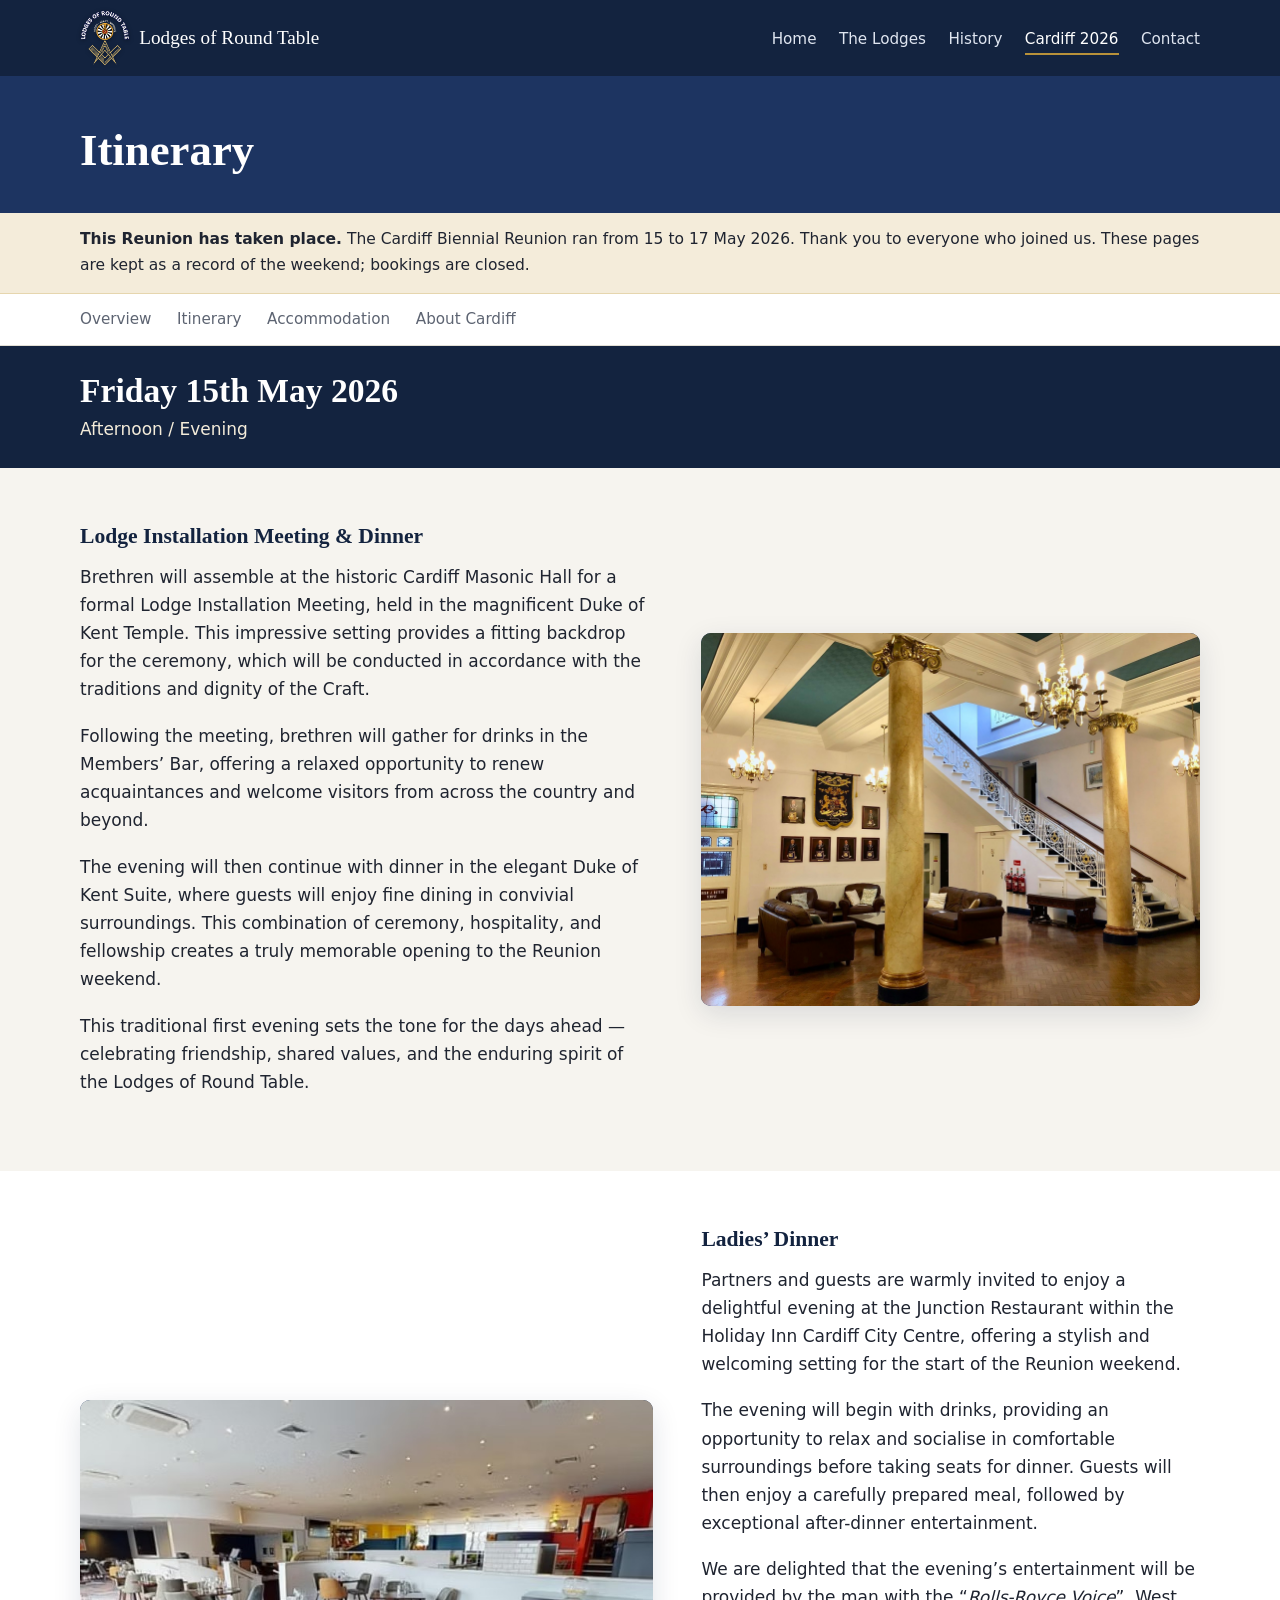
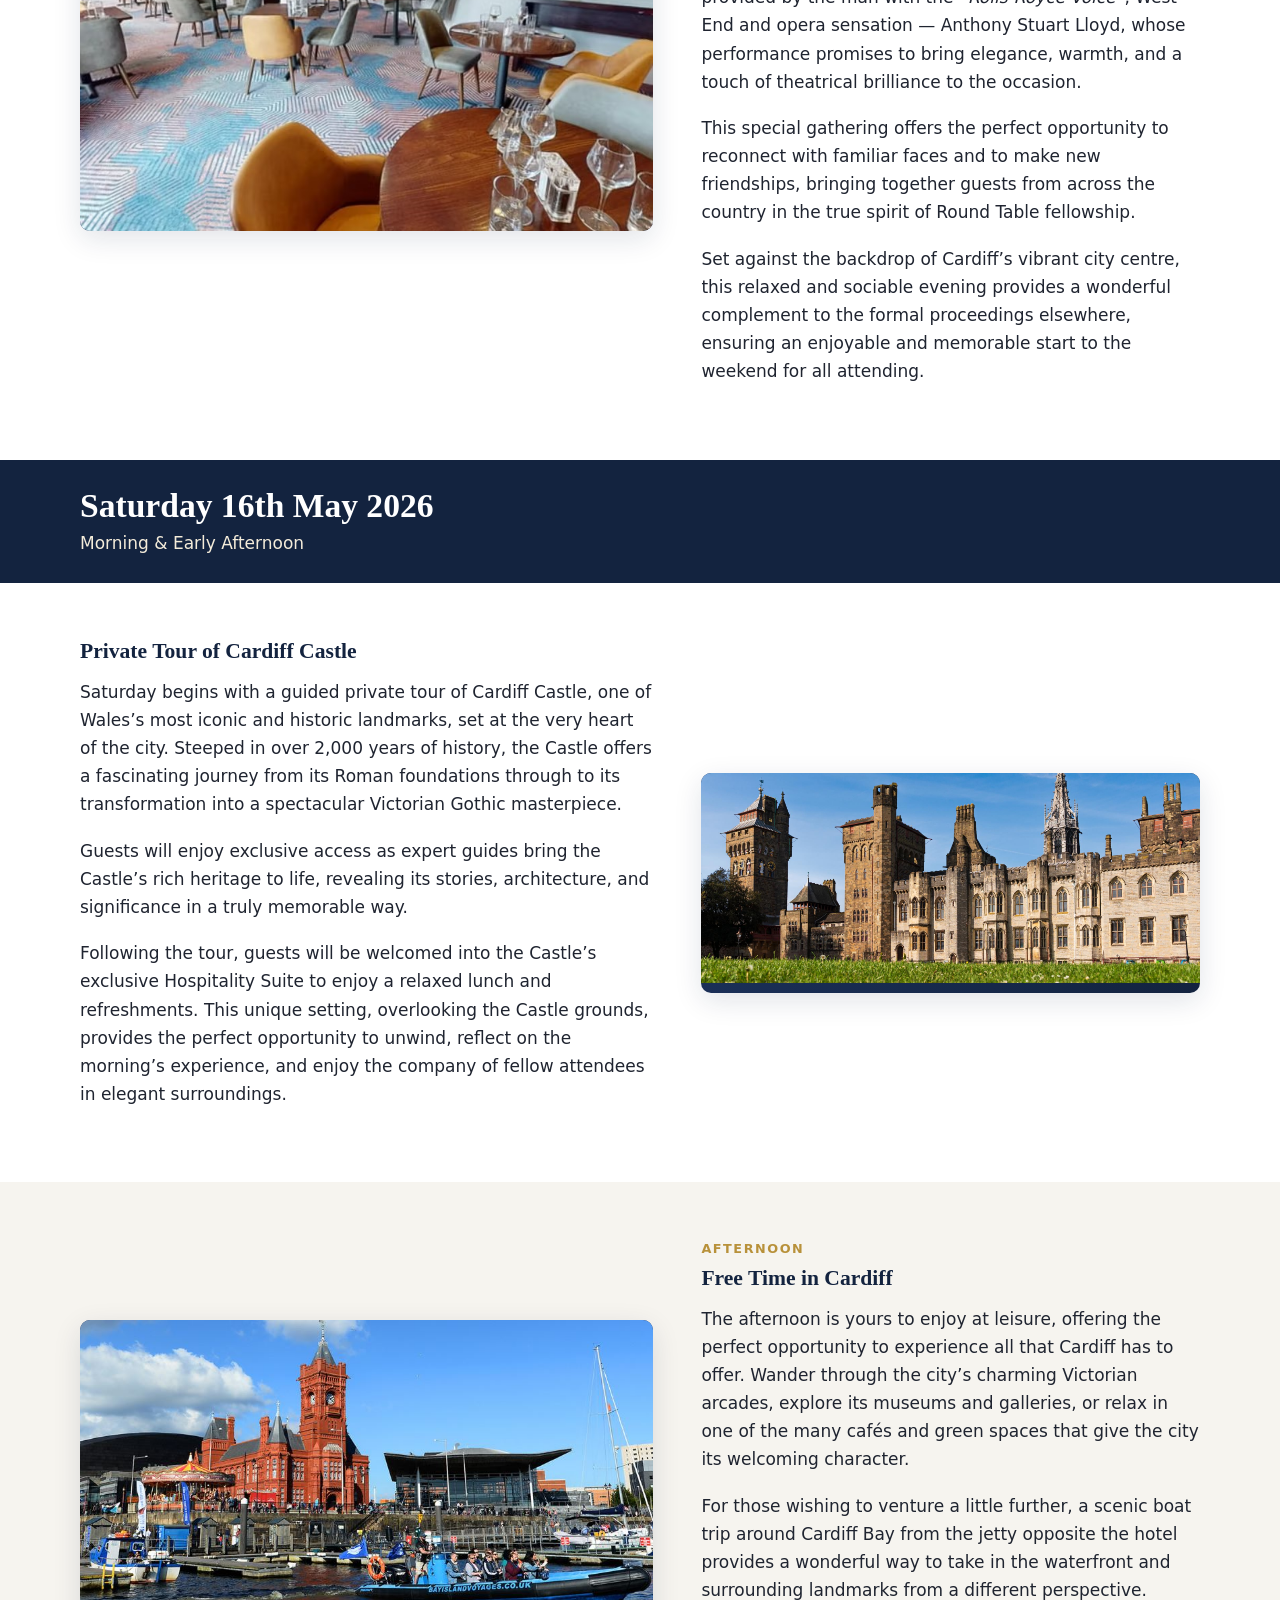
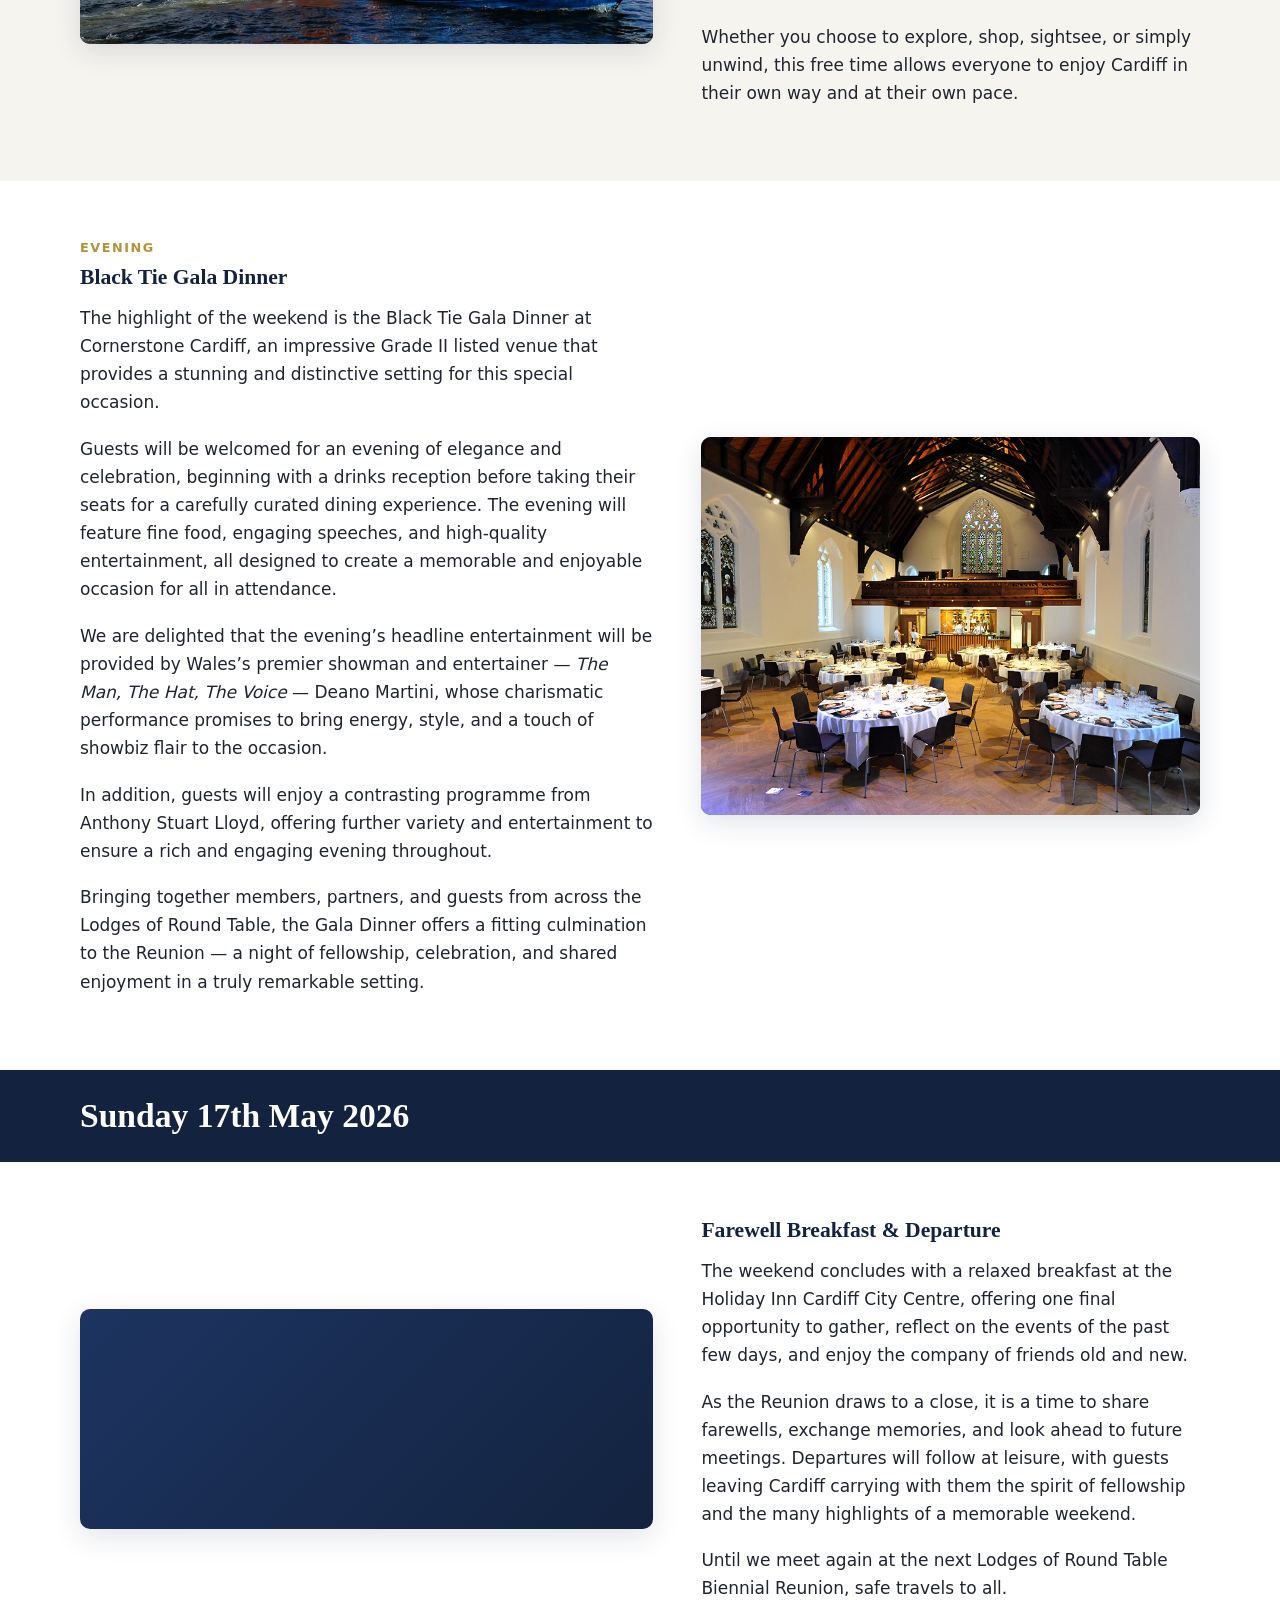
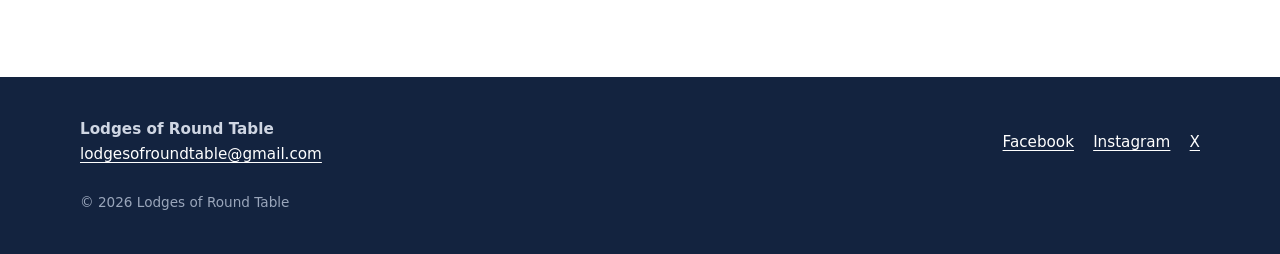
<file: itinerary/index.html>
<!DOCTYPE html>
<html lang="en-GB"><head><meta charset="utf-8">
<title>Moved</title>
<link rel="canonical" href="/cardiff-2026/itinerary/">
<meta http-equiv="refresh" content="0; url=/cardiff-2026/itinerary/">
<meta name="robots" content="noindex">
</head><body><p>This page has moved to <a href="/cardiff-2026/itinerary/">/cardiff-2026/itinerary/</a>.</p></body></html>
</file>
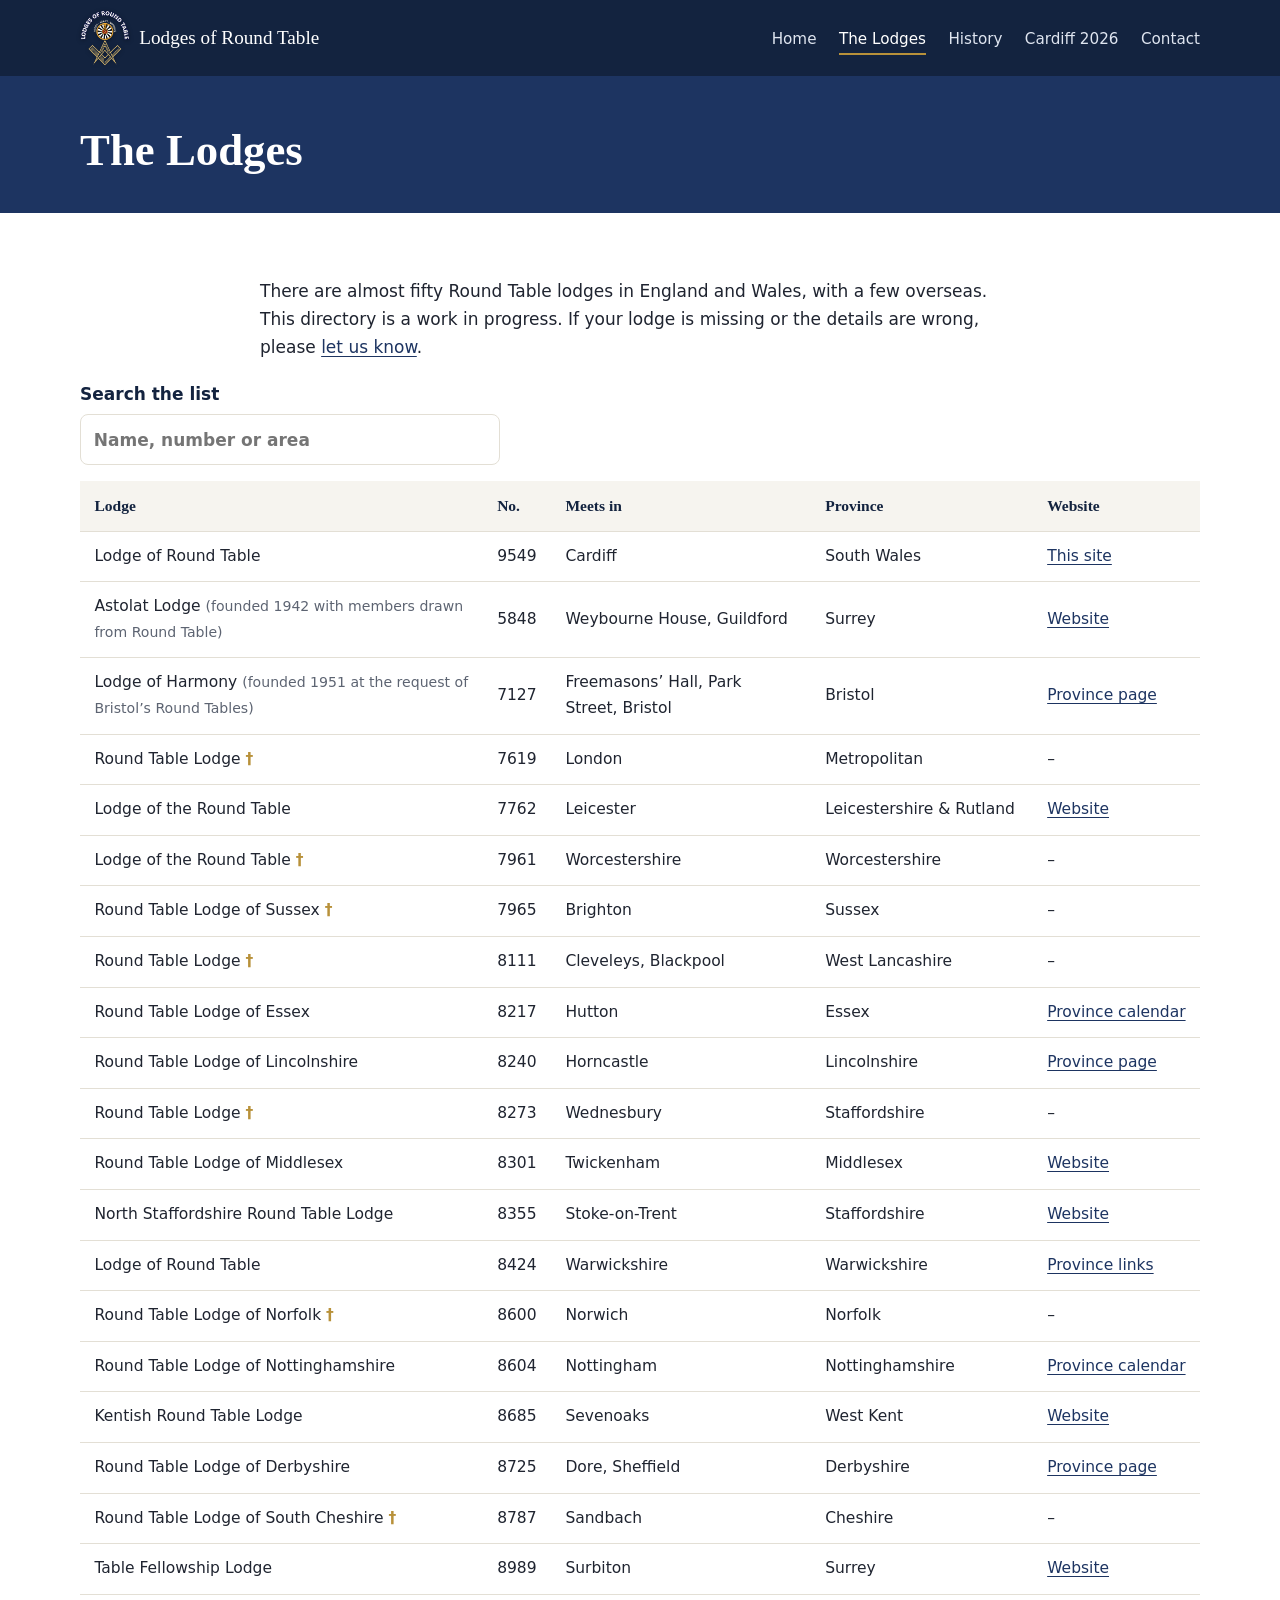
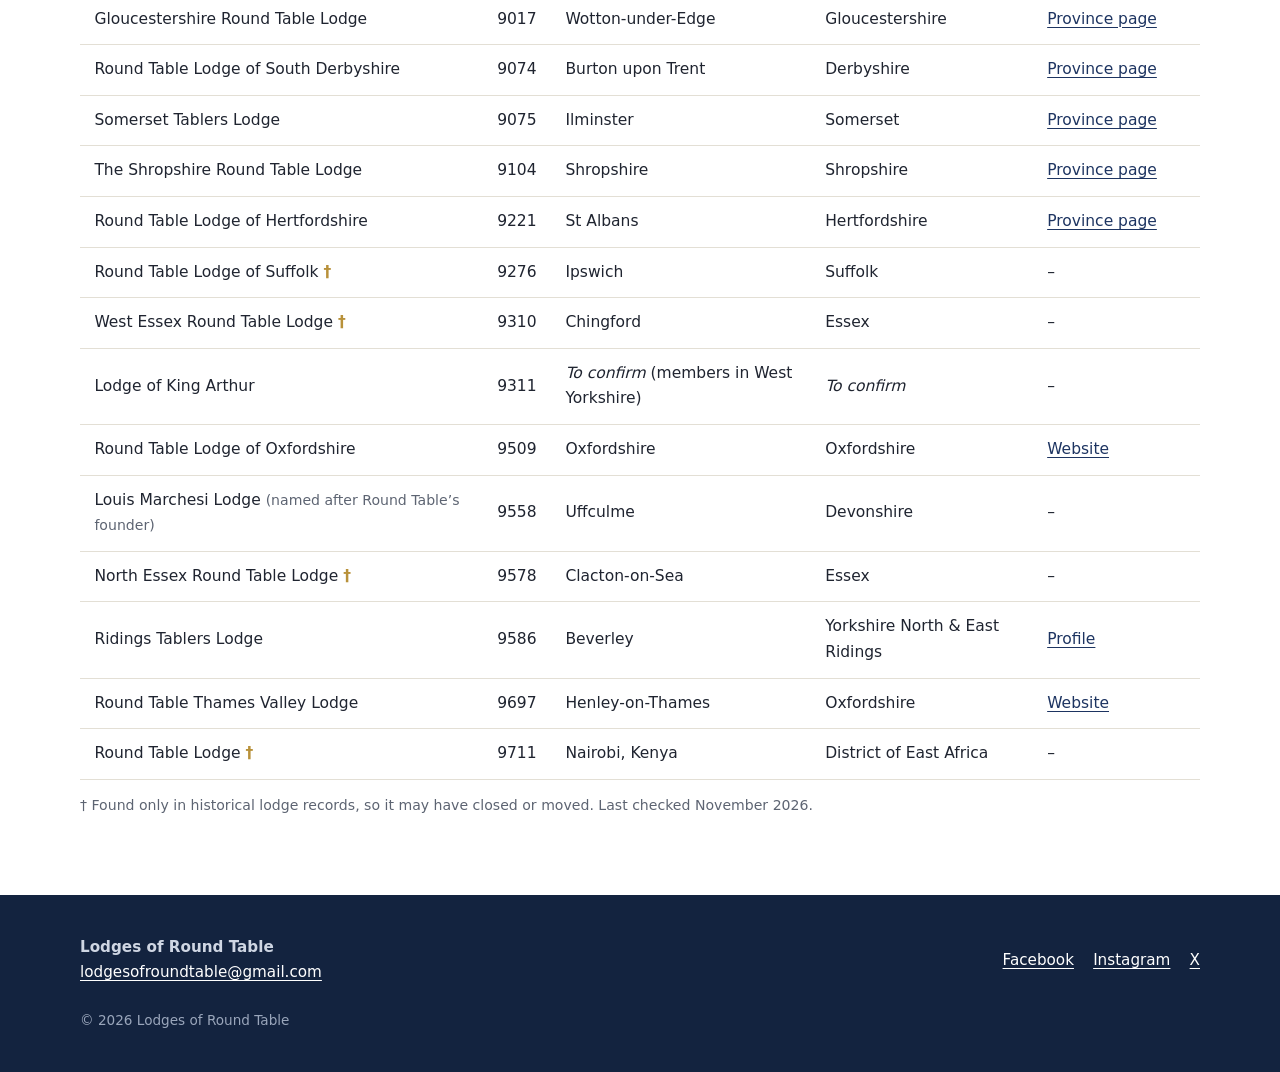
<file: lodges/index.html>
<!DOCTYPE html>
<html lang="en-GB">
<head>
<meta charset="utf-8">
<meta name="viewport" content="width=device-width, initial-scale=1">
<title>The Lodges | Lodges of Round Table</title>
<meta name="description" content="A directory of the Lodges of Round Table.">
<meta property="og:title" content="The Lodges | Lodges of Round Table">
<meta property="og:image" content="https://www.lodgesofroundtable.uk/images/logo.png">
<link rel="icon" href="/favicon.ico" sizes="48x48">
<link rel="icon" href="/favicon.svg" type="image/svg+xml">
<link rel="apple-touch-icon" href="/apple-touch-icon.png">
<meta name="theme-color" content="#13233f">
<link rel="stylesheet" href="/css/site.css">
</head>
<body>
<a class="skip" href="#main">Skip to main content</a>
<div class="topbar">
  <div class="wrap topbar-inner">
    <a class="brand" href="/"><img src="/images/emblem-light.png" alt="" width="50" height="56"><span>Lodges of Round Table</span></a>
    <nav aria-label="Main"><ul><li><a href="/">Home</a></li>
<li><a href="/lodges/" aria-current="page">The Lodges</a></li>
<li><a href="/history/">History</a></li>
<li><a href="/cardiff-2026/">Cardiff 2026</a></li>
<li><a href="/contact-us/">Contact</a></li></ul></nav>
  </div>
</div>

<header class="page-head">
  <div class="wrap"><h1>The Lodges</h1></div>
</header>
<main id="main">
<section class="section">
  <div class="wrap narrow prose">
    <p>There are almost fifty Round Table lodges in England and Wales, with a few overseas. This directory is a work in progress. If your lodge is missing or the details are wrong, please <a href="/contact-us/">let us know</a>.</p>
  </div>
  <div class="wrap">
    <label class="filter">Search the list <input type="search" id="lodge-filter" placeholder="Name, number or area"></label>
    <div class="table-wrap">
    <table class="lodges" id="lodges">
      <thead><tr><th scope="col">Lodge</th><th scope="col">No.</th><th scope="col">Meets in</th><th scope="col">Province</th><th scope="col">Website</th></tr></thead>
      <tbody>
        <!-- To add a lodge, copy one <tr> block below and change the details. -->
        <tr><td>Lodge of Round Table</td><td>9549</td><td>Cardiff</td><td>South Wales</td><td><a href="/cardiff-2026/">This site</a></td></tr>
        <tr><td>Astolat Lodge <span class="muted small">(founded 1942 with members drawn from Round Table)</span></td><td>5848</td><td>Weybourne House, Guildford</td><td>Surrey</td><td><a href="https://astolat.org/history/">Website</a></td></tr>
        <tr><td>Lodge of Harmony <span class="muted small">(founded 1951 at the request of Bristol&rsquo;s Round Tables)</span></td><td>7127</td><td>Freemasons&rsquo; Hall, Park Street, Bristol</td><td>Bristol</td><td><a href="https://www.bristolmasons.co.uk/lodges/#:~:text=The%20Lodge%20of%20Harmony">Province page</a></td></tr>
        <tr><td>Round Table Lodge <span class="check" title="Found in historical records only; please confirm it still meets">&dagger;</span></td><td>7619</td><td>London</td><td>Metropolitan</td><td>&ndash;</td></tr>
        <tr><td>Lodge of the Round Table</td><td>7762</td><td>Leicester</td><td>Leicestershire &amp; Rutland</td><td><a href="https://www.roundtable7762.org.uk/">Website</a></td></tr>
        <tr><td>Lodge of the Round Table <span class="check" title="Found in historical records only; please confirm it still meets">&dagger;</span></td><td>7961</td><td>Worcestershire</td><td>Worcestershire</td><td>&ndash;</td></tr>
        <tr><td>Round Table Lodge of Sussex <span class="check" title="Found in historical records only; please confirm it still meets">&dagger;</span></td><td>7965</td><td>Brighton</td><td>Sussex</td><td>&ndash;</td></tr>
        <tr><td>Round Table Lodge <span class="check" title="Found in historical records only; please confirm it still meets">&dagger;</span></td><td>8111</td><td>Cleveleys, Blackpool</td><td>West Lancashire</td><td>&ndash;</td></tr>
        <tr><td>Round Table Lodge of Essex</td><td>8217</td><td>Hutton</td><td>Essex</td><td><a href="https://essexfreemasons.org.uk/calendar/l8217-round-table-lodge-of-essex-4-1713139200">Province calendar</a></td></tr>
        <tr><td>Round Table Lodge of Lincolnshire</td><td>8240</td><td>Horncastle</td><td>Lincolnshire</td><td><a href="https://www.lincolnshirefreemasons.org/masonic-centres/">Province page</a></td></tr>
        <tr><td>Round Table Lodge <span class="check" title="Found in historical records only; please confirm it still meets">&dagger;</span></td><td>8273</td><td>Wednesbury</td><td>Staffordshire</td><td>&ndash;</td></tr>
        <tr><td>Round Table Lodge of Middlesex</td><td>8301</td><td>Twickenham</td><td>Middlesex</td><td><a href="http://www.roundtablelodgeofmiddlesex.org.uk">Website</a></td></tr>
        <tr><td>North Staffordshire Round Table Lodge</td><td>8355</td><td>Stoke-on-Trent</td><td>Staffordshire</td><td><a href="https://www.nsrtl8355.co.uk/">Website</a></td></tr>
        <tr><td>Lodge of Round Table</td><td>8424</td><td>Warwickshire</td><td>Warwickshire</td><td><a href="https://warwickshirefreemasons.org.uk/useful-links/">Province links</a></td></tr>
        <tr><td>Round Table Lodge of Norfolk <span class="check" title="Found in historical records only; please confirm it still meets">&dagger;</span></td><td>8600</td><td>Norwich</td><td>Norfolk</td><td>&ndash;</td></tr>
        <tr><td>Round Table Lodge of Nottinghamshire</td><td>8604</td><td>Nottingham</td><td>Nottinghamshire</td><td><a href="https://www.nottinghamshiremasons.co.uk/event-details/round-table-lodge-2024-04-01-17-30">Province calendar</a></td></tr>
        <tr><td>Kentish Round Table Lodge</td><td>8685</td><td>Sevenoaks</td><td>West Kent</td><td><a href="https://kentishroundtablelodge.weebly.com/">Website</a></td></tr>
        <tr><td>Round Table Lodge of Derbyshire</td><td>8725</td><td>Dore, Sheffield</td><td>Derbyshire</td><td><a href="https://www.derbyshiremason.org/lodges/round-table-lodge-of-derbyshire-8725/">Province page</a></td></tr>
        <tr><td>Round Table Lodge of South Cheshire <span class="check" title="Found in historical records only; please confirm it still meets">&dagger;</span></td><td>8787</td><td>Sandbach</td><td>Cheshire</td><td>&ndash;</td></tr>
        <tr><td>Table Fellowship Lodge</td><td>8989</td><td>Surbiton</td><td>Surrey</td><td><a href="https://tablefellowshiplodge.org.uk/">Website</a></td></tr>
        <tr><td>Gloucestershire Round Table Lodge</td><td>9017</td><td>Wotton-under-Edge</td><td>Gloucestershire</td><td><a href="https://www.glosmasons.org.uk/lodges/gloucestershire-round-table-lodge-no-9017/">Province page</a></td></tr>
        <tr><td>Round Table Lodge of South Derbyshire</td><td>9074</td><td>Burton upon Trent</td><td>Derbyshire</td><td><a href="https://www.derbyshiremason.org/lodges/round-table-lodge-of-south-derbyshire-9074/">Province page</a></td></tr>
        <tr><td>Somerset Tablers Lodge</td><td>9075</td><td>Ilminster</td><td>Somerset</td><td><a href="https://www.somersetfreemasons.org/category/zlodges/9075/">Province page</a></td></tr>
        <tr><td>The Shropshire Round Table Lodge</td><td>9104</td><td>Shropshire</td><td>Shropshire</td><td><a href="https://www.shropshiremasons.org.uk/craft-lodges/the-shropshire-round-table-lodge">Province page</a></td></tr>
        <tr><td>Round Table Lodge of Hertfordshire</td><td>9221</td><td>St Albans</td><td>Hertfordshire</td><td><a href="https://pglherts.org/province/lodges/round-table-lodge-of-hertfordshire/">Province page</a></td></tr>
        <tr><td>Round Table Lodge of Suffolk <span class="check" title="Found in historical records only; please confirm it still meets">&dagger;</span></td><td>9276</td><td>Ipswich</td><td>Suffolk</td><td>&ndash;</td></tr>
        <tr><td>West Essex Round Table Lodge <span class="check" title="Found in historical records only; please confirm it still meets">&dagger;</span></td><td>9310</td><td>Chingford</td><td>Essex</td><td>&ndash;</td></tr>
        <tr><td>Lodge of King Arthur</td><td>9311</td><td><em>To confirm</em> (members in West Yorkshire)</td><td><em>To confirm</em></td><td>&ndash;</td></tr>
        <tr><td>Round Table Lodge of Oxfordshire</td><td>9509</td><td>Oxfordshire</td><td>Oxfordshire</td><td><a href="https://roundtablelodgeoxon.com/">Website</a></td></tr>
        <tr><td>Louis Marchesi Lodge <span class="muted small">(named after Round Table&rsquo;s founder)</span></td><td>9558</td><td>Uffculme</td><td>Devonshire</td><td>&ndash;</td></tr>
        <tr><td>North Essex Round Table Lodge <span class="check" title="Found in historical records only; please confirm it still meets">&dagger;</span></td><td>9578</td><td>Clacton-on-Sea</td><td>Essex</td><td>&ndash;</td></tr>
        <tr><td>Ridings Tablers Lodge</td><td>9586</td><td>Beverley</td><td>Yorkshire North &amp; East Ridings</td><td><a href="https://justbeverley.co.uk/articles/ridings-tablers-lodge">Profile</a></td></tr>
        <tr><td>Round Table Thames Valley Lodge</td><td>9697</td><td>Henley-on-Thames</td><td>Oxfordshire</td><td><a href="https://henleyfreemasons.uk/round-table-thames-valley-lodge-no-9697/">Website</a></td></tr>
        <tr><td>Round Table Lodge <span class="check" title="Found in historical records only; please confirm it still meets">&dagger;</span></td><td>9711</td><td>Nairobi, Kenya</td><td>District of East Africa</td><td>&ndash;</td></tr>
      </tbody>
    </table>
    </div>
    <p id="no-match" class="muted" hidden>No lodges match that search.</p>
    <p class="muted small">&dagger; Found only in historical lodge records, so it may have closed or moved. Last checked November 2026.</p>
  </div>
</section>
<script>
(function(){
  var input=document.getElementById('lodge-filter'),rows=document.querySelectorAll('#lodges tbody tr'),none=document.getElementById('no-match');
  input.addEventListener('input',function(){
    var q=input.value.trim().toLowerCase(),shown=0;
    rows.forEach(function(r){var hit=r.textContent.toLowerCase().indexOf(q)>-1;r.hidden=!hit;if(hit)shown++;});
    none.hidden=shown>0;
  });
})();
</script>
</main>
<footer class="site-foot">
  <div class="wrap foot-inner">
    <div>
      <strong>Lodges of Round Table</strong><br>
      <a href="mailto:lodgesofroundtable@gmail.com">lodgesofroundtable@gmail.com</a>
    </div>
    <ul class="social">
      <li><a href="https://www.facebook.com/SouthWalesMason">Facebook</a></li>
      <li><a href="https://www.instagram.com/southwales_craft_ra/">Instagram</a></li>
      <li><a href="https://x.com/southwalesmason">X</a></li>
    </ul>
    <p class="copy">&copy; 2026 Lodges of Round Table</p>
  </div>
</footer>
</body>
</html>
</file>
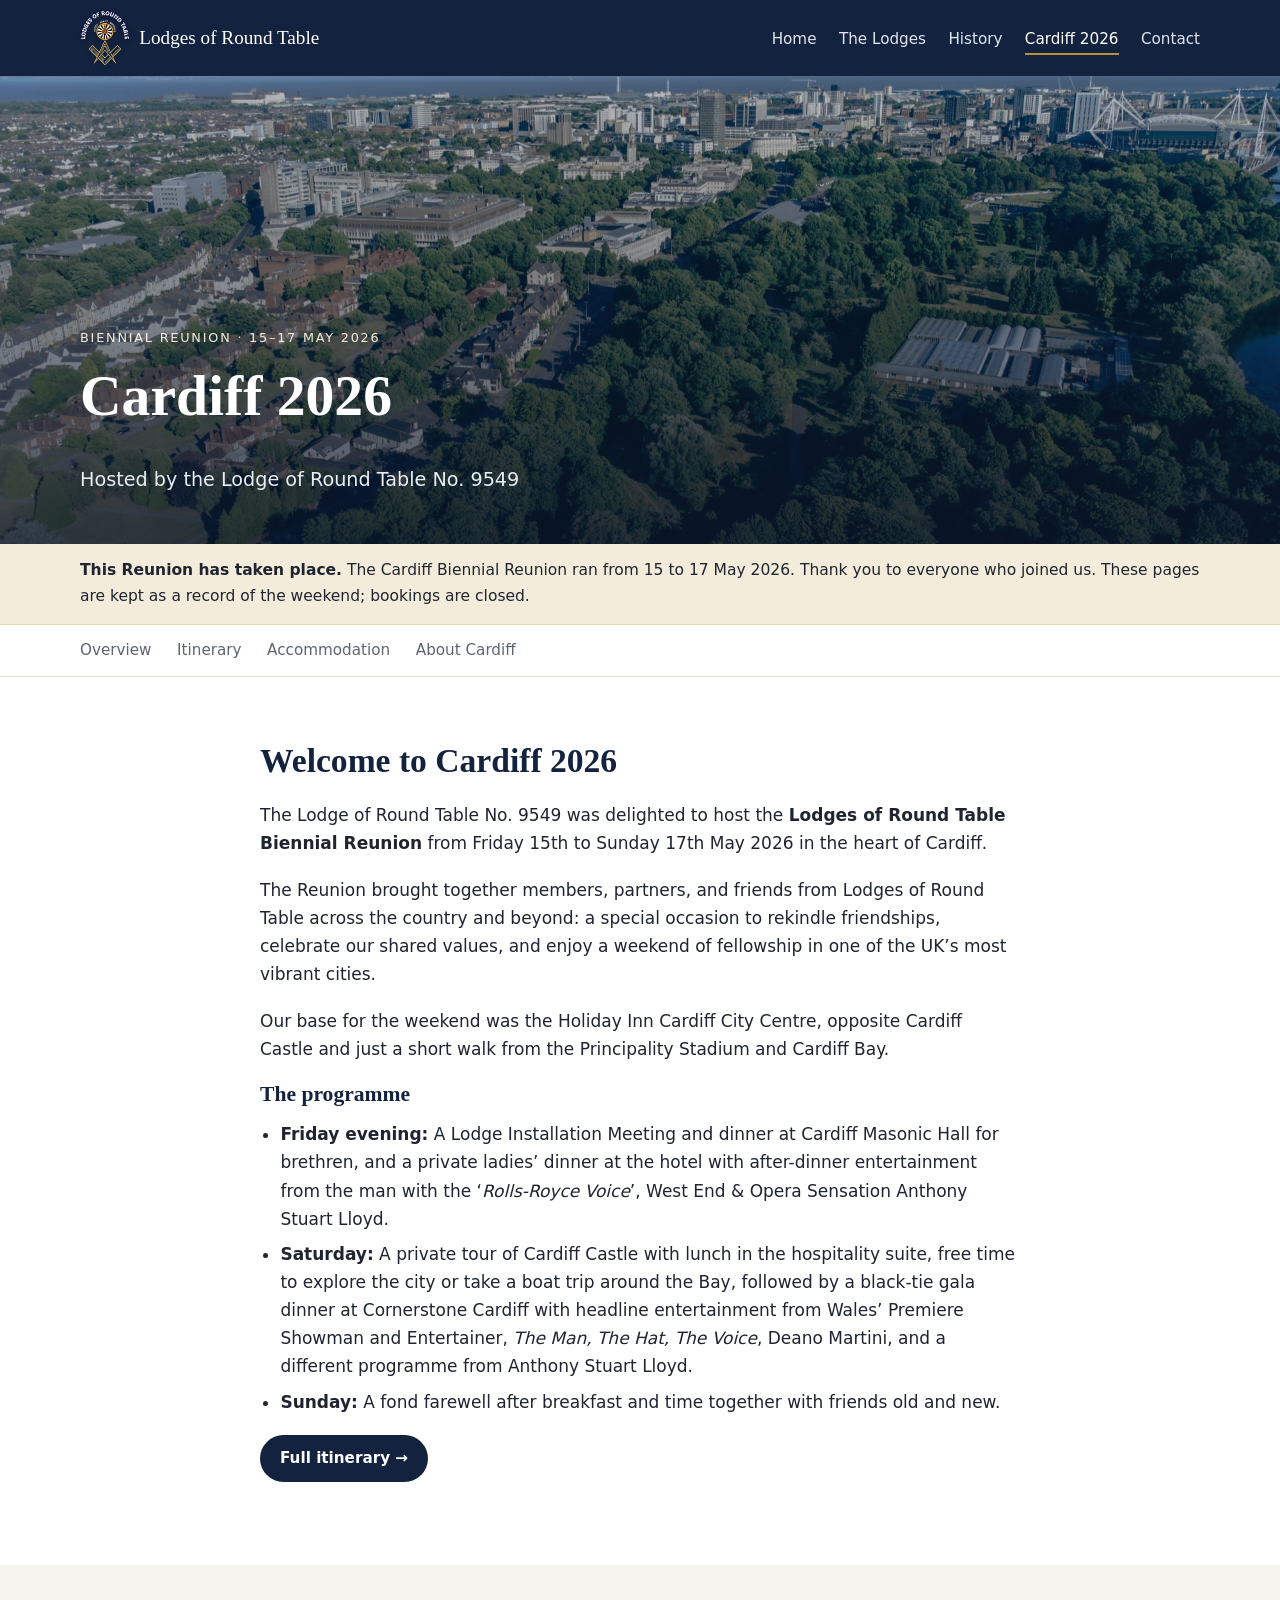
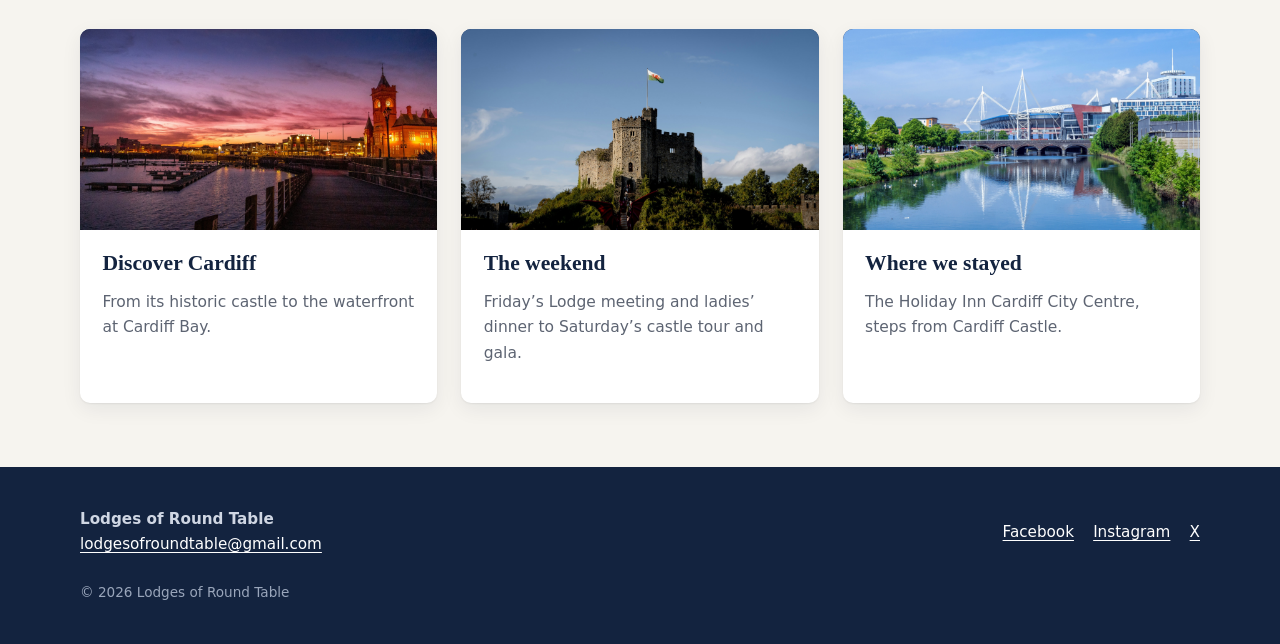
<file: terms-and-conditions/index.html>
<!DOCTYPE html>
<html lang="en-GB"><head><meta charset="utf-8">
<title>Moved</title>
<link rel="canonical" href="/cardiff-2026/">
<meta http-equiv="refresh" content="0; url=/cardiff-2026/">
<meta name="robots" content="noindex">
</head><body><p>This page has moved to <a href="/cardiff-2026/">/cardiff-2026/</a>.</p></body></html>
</file>
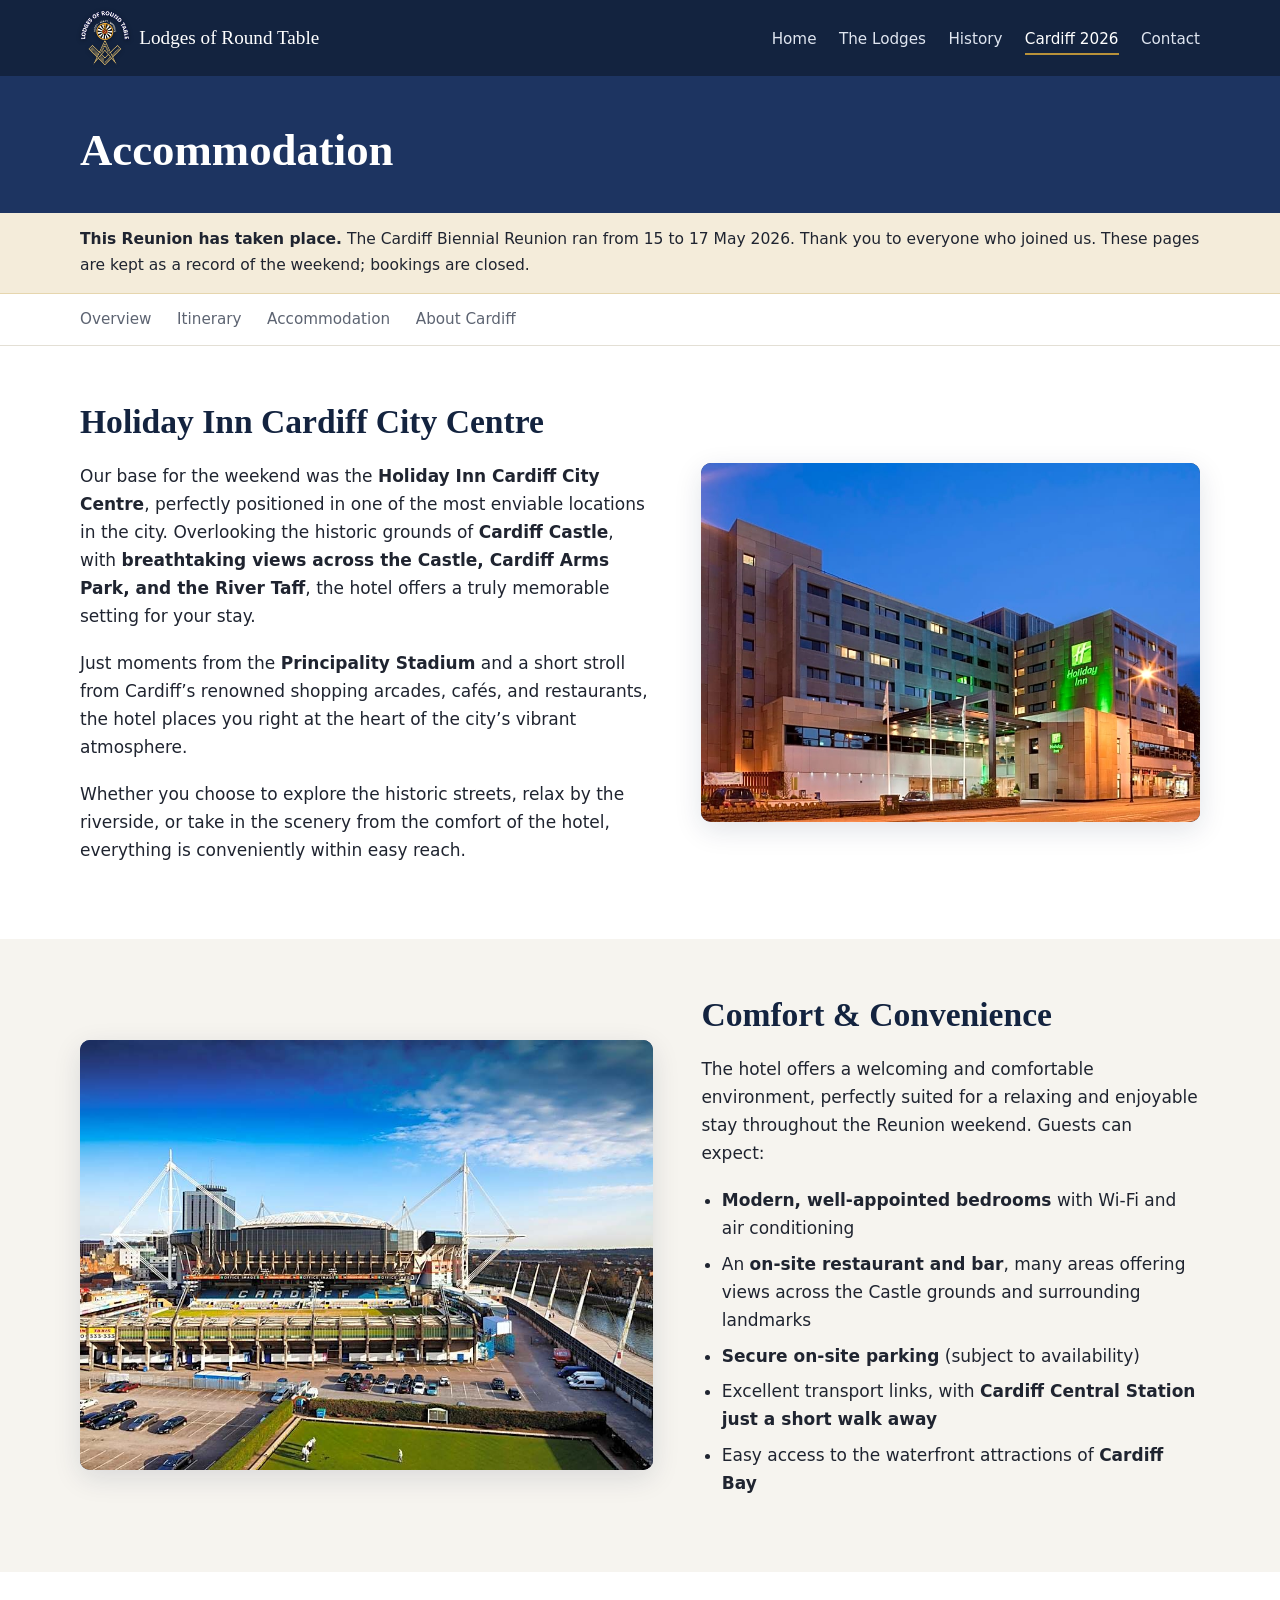
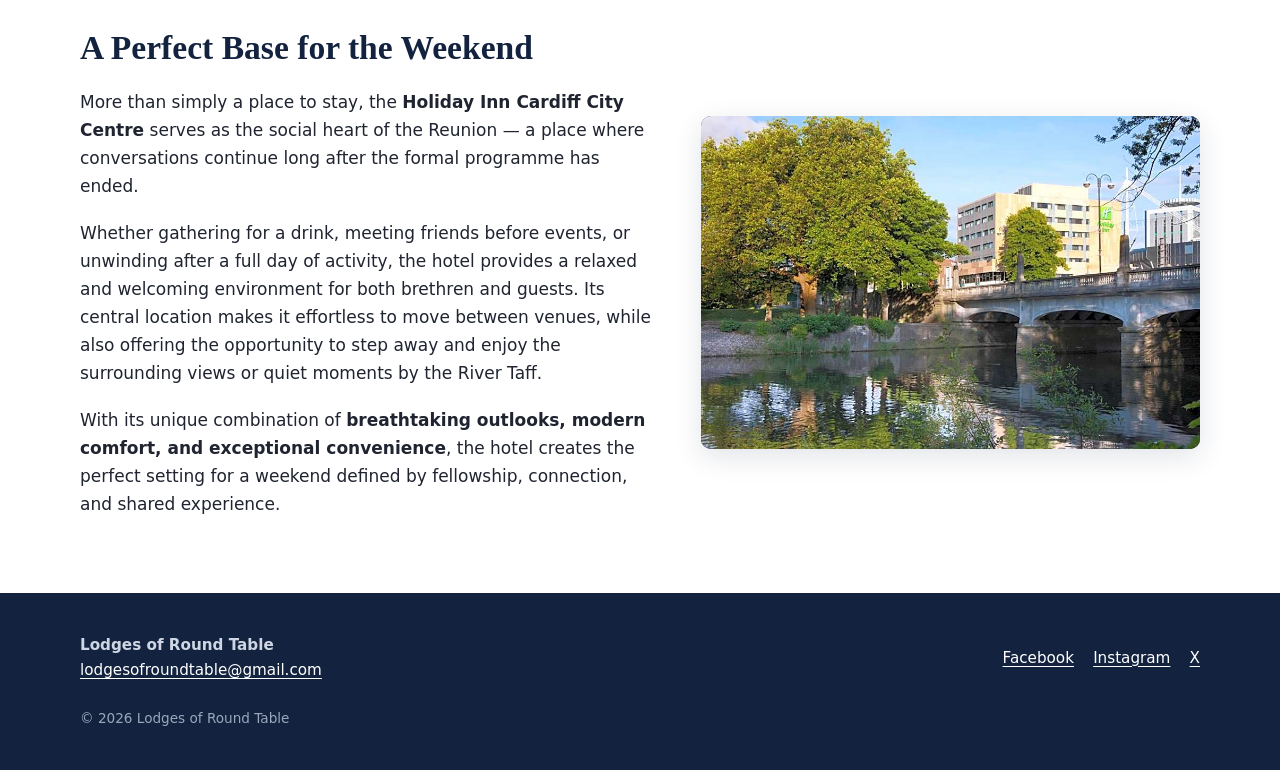
<file: cardiff-2026/accommodation/index.html>
<!DOCTYPE html>
<html lang="en-GB">
<head>
<meta charset="utf-8">
<meta name="viewport" content="width=device-width, initial-scale=1">
<title>Accommodation | Lodges of Round Table</title>
<meta name="description" content="Where we stayed for the Cardiff 2026 Reunion.">
<meta property="og:title" content="Accommodation | Lodges of Round Table">
<meta property="og:image" content="https://www.lodgesofroundtable.uk/images/logo.png">
<link rel="icon" href="/favicon.ico" sizes="48x48">
<link rel="icon" href="/favicon.svg" type="image/svg+xml">
<link rel="apple-touch-icon" href="/apple-touch-icon.png">
<meta name="theme-color" content="#13233f">
<link rel="stylesheet" href="/css/site.css">
</head>
<body>
<a class="skip" href="#main">Skip to main content</a>
<div class="topbar">
  <div class="wrap topbar-inner">
    <a class="brand" href="/"><img src="/images/emblem-light.png" alt="" width="50" height="56"><span>Lodges of Round Table</span></a>
    <nav aria-label="Main"><ul><li><a href="/">Home</a></li>
<li><a href="/lodges/">The Lodges</a></li>
<li><a href="/history/">History</a></li>
<li><a href="/cardiff-2026/" aria-current="page">Cardiff 2026</a></li>
<li><a href="/contact-us/">Contact</a></li></ul></nav>
  </div>
</div>

<header class="page-head">
  <div class="wrap"><h1>Accommodation</h1></div>
</header>
<main id="main">
<div class="notice">
  <div class="wrap"><p><strong>This Reunion has taken place.</strong> The Cardiff Biennial Reunion ran from 15 to 17 May 2026. Thank you to everyone who joined us. These pages are kept as a record of the weekend; bookings are closed.</p></div>
</div>
<nav class="subnav" aria-label="Cardiff 2026">
  <div class="wrap"><ul>
    <li><a href="/cardiff-2026/">Overview</a></li>
    <li><a href="/cardiff-2026/itinerary/">Itinerary</a></li>
    <li><a href="/cardiff-2026/accommodation/">Accommodation</a></li>
    <li><a href="/cardiff-2026/cardiff/">About Cardiff</a></li>
  </ul></div>
</nav>
<section class="split">
  <div class="wrap split-inner">
    <div class="prose">
<h2>Holiday Inn Cardiff City Centre</h2>
<p>Our base for the weekend was the <strong>Holiday Inn Cardiff City Centre</strong>, perfectly positioned in one of the most enviable locations in the city. Overlooking the historic grounds of <strong>Cardiff Castle</strong>, with <strong>breathtaking views across the Castle, Cardiff Arms Park, and the River Taff</strong>, the hotel offers a truly memorable setting for your stay.</p>
<p>Just moments from the <strong>Principality Stadium</strong> and a short stroll from Cardiff’s renowned shopping arcades, cafés, and restaurants, the hotel places you right at the heart of the city’s vibrant atmosphere.</p>
<p>Whether you choose to explore the historic streets, relax by the riverside, or take in the scenery from the comfort of the hotel, everything is conveniently within easy reach.</p>
</div>
    <figure class="photo"><img src="/images/holiday-inn-night.jpg" alt="Holiday Inn at Night" loading="lazy"></figure>
  </div>
</section>
<section class="split flip">
  <div class="wrap split-inner">
    <div class="prose">
<h2>Comfort &amp; Convenience</h2>
<p>The hotel offers a welcoming and comfortable environment, perfectly suited for a relaxing and enjoyable stay throughout the Reunion weekend. Guests can expect:</p>
<ul>
<li><strong>Modern, well-appointed bedrooms</strong> with Wi-Fi and air conditioning</li>
<li>An <strong>on-site restaurant and bar</strong>, many areas offering views across the Castle grounds and surrounding landmarks</li>
<li><strong>Secure on-site parking</strong> (subject to availability)</li>
<li>Excellent transport links, with <strong>Cardiff Central Station just a short walk away</strong></li>
<li>Easy access to the waterfront attractions of <strong>Cardiff Bay</strong></li>
</ul>
</div>
    <figure class="photo"><img src="/images/holiday-inn-stadium-view.jpg" alt="Stadium View" loading="lazy"></figure>
  </div>
</section>
<section class="split">
  <div class="wrap split-inner">
    <div class="prose">
<h2>A Perfect Base for the Weekend</h2>
<p>More than simply a place to stay, the <strong>Holiday Inn Cardiff City Centre</strong> serves as the social heart of the Reunion — a place where conversations continue long after the formal programme has ended.</p>
<p>Whether gathering for a drink, meeting friends before events, or unwinding after a full day of activity, the hotel provides a relaxed and welcoming environment for both brethren and guests. Its central location makes it effortless to move between venues, while also offering the opportunity to step away and enjoy the surrounding views or quiet moments by the River Taff.</p>
<p>With its unique combination of <strong>breathtaking outlooks, modern comfort, and exceptional convenience</strong>, the hotel creates the perfect setting for a weekend defined by fellowship, connection, and shared experience.</p>
</div>
    <figure class="photo"><img src="/images/holiday-inn-location.jpg" alt="Hotel Location" loading="lazy"></figure>
  </div>
</section>
</main>
<footer class="site-foot">
  <div class="wrap foot-inner">
    <div>
      <strong>Lodges of Round Table</strong><br>
      <a href="mailto:lodgesofroundtable@gmail.com">lodgesofroundtable@gmail.com</a>
    </div>
    <ul class="social">
      <li><a href="https://www.facebook.com/SouthWalesMason">Facebook</a></li>
      <li><a href="https://www.instagram.com/southwales_craft_ra/">Instagram</a></li>
      <li><a href="https://x.com/southwalesmason">X</a></li>
    </ul>
    <p class="copy">&copy; 2026 Lodges of Round Table</p>
  </div>
</footer>
</body>
</html>
</file>
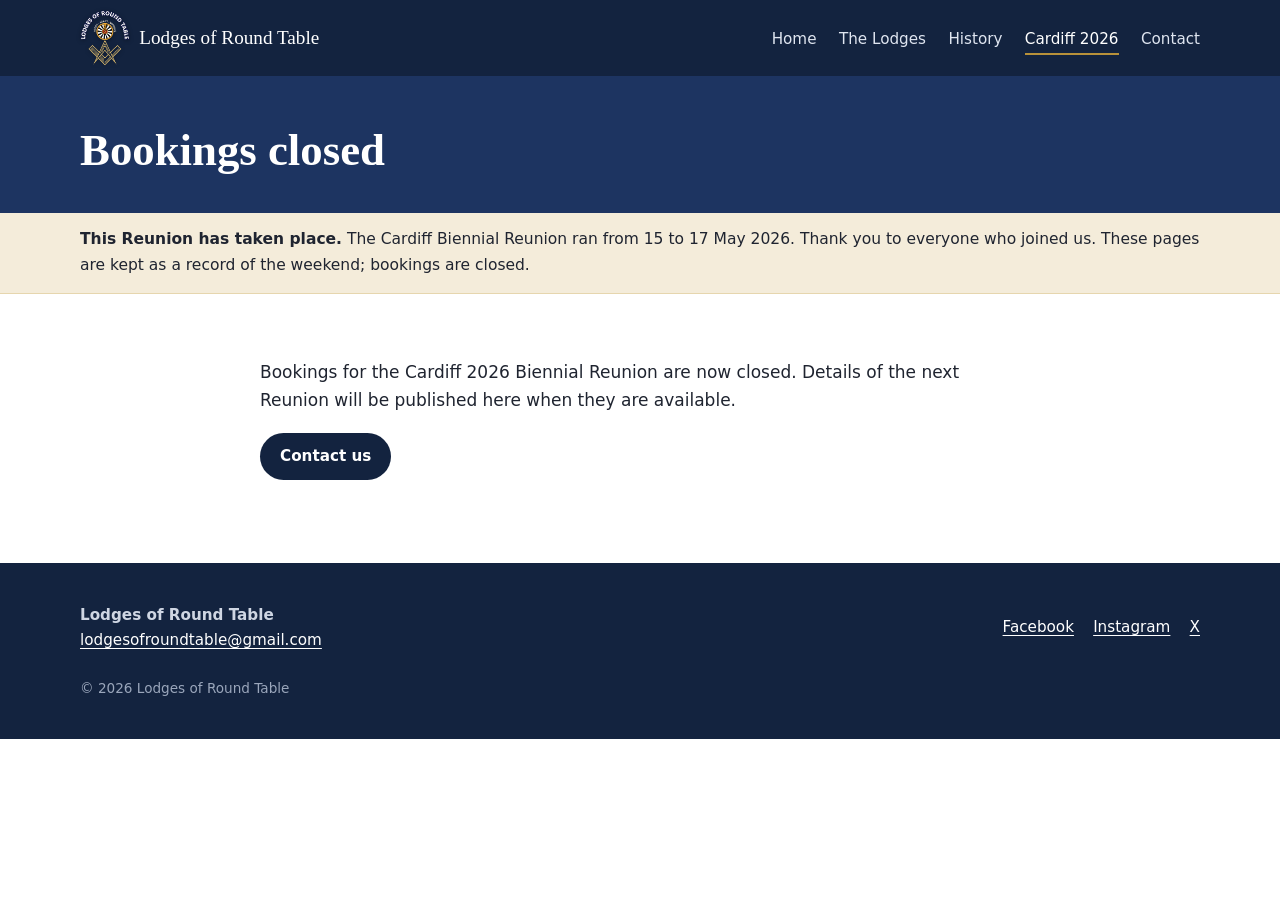
<file: cardiff-2026/book/index.html>
<!DOCTYPE html>
<html lang="en-GB">
<head>
<meta charset="utf-8">
<meta name="viewport" content="width=device-width, initial-scale=1">
<title>Bookings closed | Lodges of Round Table</title>
<meta name="description" content="Lodges of Round Table: Masonic lodges founded by members of the Round Table movement.">
<meta property="og:title" content="Bookings closed | Lodges of Round Table">
<meta property="og:image" content="https://www.lodgesofroundtable.uk/images/logo.png">
<link rel="icon" href="/favicon.ico" sizes="48x48">
<link rel="icon" href="/favicon.svg" type="image/svg+xml">
<link rel="apple-touch-icon" href="/apple-touch-icon.png">
<meta name="theme-color" content="#13233f">
<link rel="stylesheet" href="/css/site.css">
</head>
<body>
<a class="skip" href="#main">Skip to main content</a>
<div class="topbar">
  <div class="wrap topbar-inner">
    <a class="brand" href="/"><img src="/images/emblem-light.png" alt="" width="50" height="56"><span>Lodges of Round Table</span></a>
    <nav aria-label="Main"><ul><li><a href="/">Home</a></li>
<li><a href="/lodges/">The Lodges</a></li>
<li><a href="/history/">History</a></li>
<li><a href="/cardiff-2026/" aria-current="page">Cardiff 2026</a></li>
<li><a href="/contact-us/">Contact</a></li></ul></nav>
  </div>
</div>

<header class="page-head">
  <div class="wrap"><h1>Bookings closed</h1></div>
</header>
<main id="main">
<div class="notice">
  <div class="wrap"><p><strong>This Reunion has taken place.</strong> The Cardiff Biennial Reunion ran from 15 to 17 May 2026. Thank you to everyone who joined us. These pages are kept as a record of the weekend; bookings are closed.</p></div>
</div>
<section class="section"><div class="wrap narrow prose">
<p>Bookings for the Cardiff 2026 Biennial Reunion are now closed. Details of the next Reunion will be published here when they are available.</p>
<p><a class="btn" href="/contact-us/">Contact us</a></p>
</div></section>
</main>
<footer class="site-foot">
  <div class="wrap foot-inner">
    <div>
      <strong>Lodges of Round Table</strong><br>
      <a href="mailto:lodgesofroundtable@gmail.com">lodgesofroundtable@gmail.com</a>
    </div>
    <ul class="social">
      <li><a href="https://www.facebook.com/SouthWalesMason">Facebook</a></li>
      <li><a href="https://www.instagram.com/southwales_craft_ra/">Instagram</a></li>
      <li><a href="https://x.com/southwalesmason">X</a></li>
    </ul>
    <p class="copy">&copy; 2026 Lodges of Round Table</p>
  </div>
</footer>
</body>
</html>
</file>
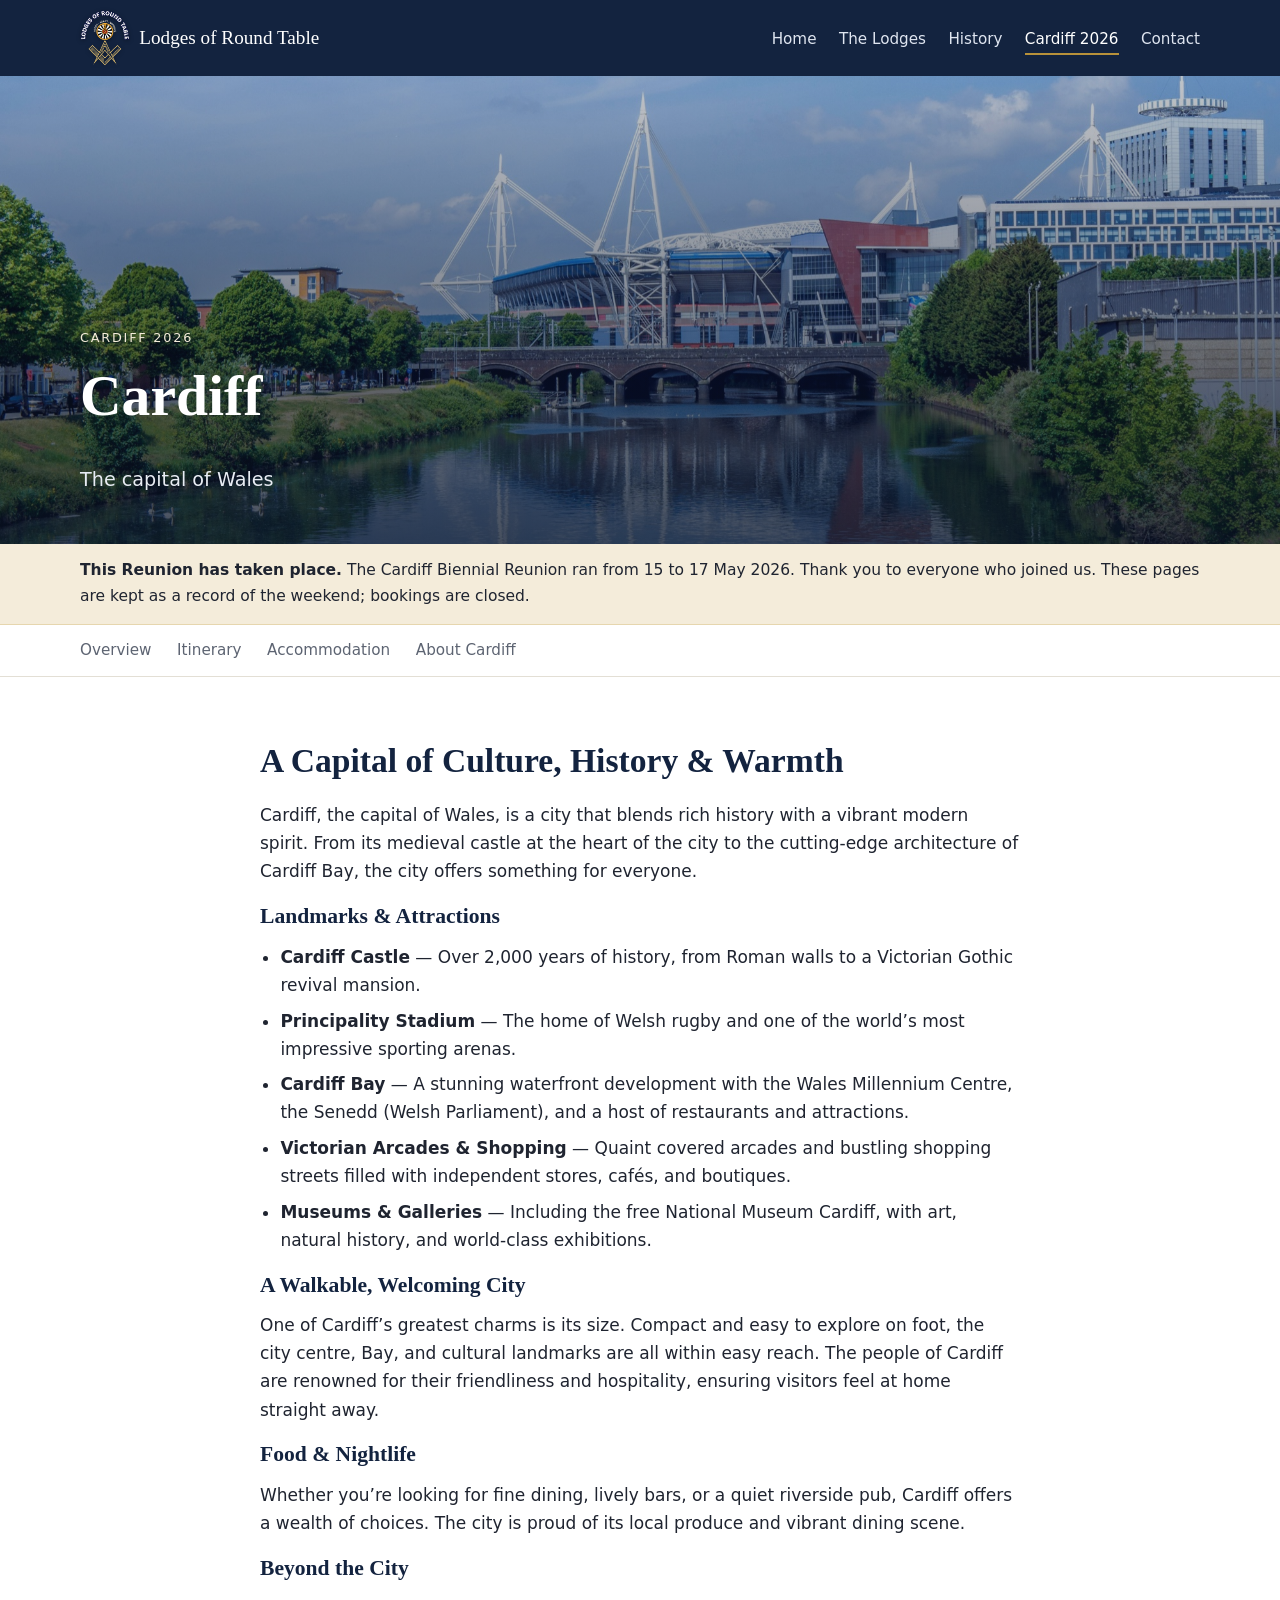
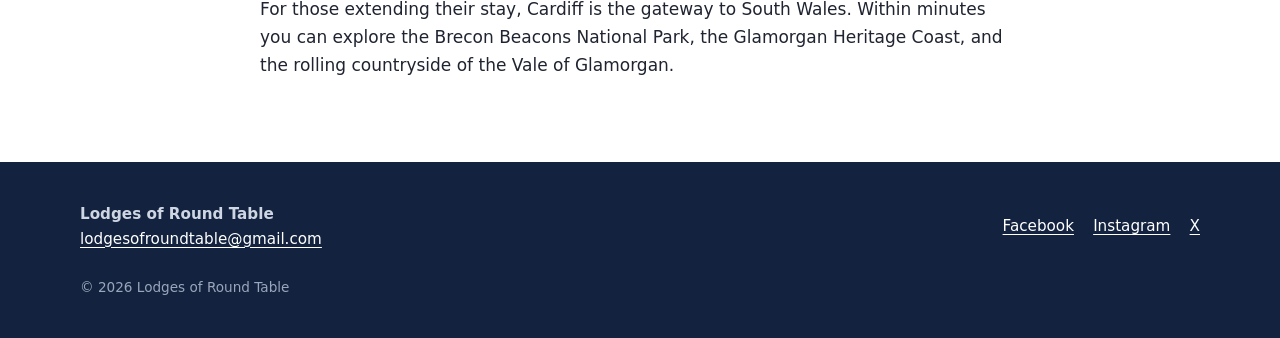
<file: cardiff-2026/cardiff/index.html>
<!DOCTYPE html>
<html lang="en-GB">
<head>
<meta charset="utf-8">
<meta name="viewport" content="width=device-width, initial-scale=1">
<title>Cardiff | Lodges of Round Table</title>
<meta name="description" content="Lodges of Round Table: Masonic lodges founded by members of the Round Table movement.">
<meta property="og:title" content="Cardiff | Lodges of Round Table">
<meta property="og:image" content="https://www.lodgesofroundtable.uk/images/logo.png">
<link rel="icon" href="/favicon.ico" sizes="48x48">
<link rel="icon" href="/favicon.svg" type="image/svg+xml">
<link rel="apple-touch-icon" href="/apple-touch-icon.png">
<meta name="theme-color" content="#13233f">
<link rel="stylesheet" href="/css/site.css">
</head>
<body>
<a class="skip" href="#main">Skip to main content</a>
<div class="topbar">
  <div class="wrap topbar-inner">
    <a class="brand" href="/"><img src="/images/emblem-light.png" alt="" width="50" height="56"><span>Lodges of Round Table</span></a>
    <nav aria-label="Main"><ul><li><a href="/">Home</a></li>
<li><a href="/lodges/">The Lodges</a></li>
<li><a href="/history/">History</a></li>
<li><a href="/cardiff-2026/" aria-current="page">Cardiff 2026</a></li>
<li><a href="/contact-us/">Contact</a></li></ul></nav>
  </div>
</div>

<header class="hero" style="--hero:url('/images/principality-stadium.jpg')">
  <div class="wrap hero-inner">
    
    <p class="kicker">Cardiff 2026</p>
    <h1>Cardiff</h1>
    <p class="lede">The capital of Wales</p>
  </div>
</header>
<main id="main">
<div class="notice">
  <div class="wrap"><p><strong>This Reunion has taken place.</strong> The Cardiff Biennial Reunion ran from 15 to 17 May 2026. Thank you to everyone who joined us. These pages are kept as a record of the weekend; bookings are closed.</p></div>
</div>
<nav class="subnav" aria-label="Cardiff 2026">
  <div class="wrap"><ul>
    <li><a href="/cardiff-2026/">Overview</a></li>
    <li><a href="/cardiff-2026/itinerary/">Itinerary</a></li>
    <li><a href="/cardiff-2026/accommodation/">Accommodation</a></li>
    <li><a href="/cardiff-2026/cardiff/">About Cardiff</a></li>
  </ul></div>
</nav>
<section class="section">
  <div class="wrap narrow prose">
    <h2>A Capital of Culture, History &amp; Warmth</h2>
    <p>Cardiff, the capital of Wales, is a city that blends rich history with a vibrant modern spirit. From its medieval castle at the heart of the city to the cutting-edge architecture of Cardiff Bay, the city offers something for everyone.</p>
    <h3>Landmarks &amp; Attractions</h3>
    <ul>
      <li><strong>Cardiff Castle</strong> — Over 2,000 years of history, from Roman walls to a Victorian Gothic revival mansion.</li>
      <li><strong>Principality Stadium</strong> — The home of Welsh rugby and one of the world’s most impressive sporting arenas.</li>
      <li><strong>Cardiff Bay</strong> — A stunning waterfront development with the Wales Millennium Centre, the Senedd (Welsh Parliament), and a host of restaurants and attractions.</li>
      <li><strong>Victorian Arcades &amp; Shopping</strong> — Quaint covered arcades and bustling shopping streets filled with independent stores, cafés, and boutiques.</li>
      <li><strong>Museums &amp; Galleries</strong> — Including the free National Museum Cardiff, with art, natural history, and world-class exhibitions.</li>
    </ul>
    <h3>A Walkable, Welcoming City</h3>
    <p>One of Cardiff’s greatest charms is its size. Compact and easy to explore on foot, the city centre, Bay, and cultural landmarks are all within easy reach. The people of Cardiff are renowned for their friendliness and hospitality, ensuring visitors feel at home straight away.</p>
    <h3>Food &amp; Nightlife</h3>
    <p>Whether you’re looking for fine dining, lively bars, or a quiet riverside pub, Cardiff offers a wealth of choices. The city is proud of its local produce and vibrant dining scene.</p>
    <h3>Beyond the City</h3>
    <p>For those extending their stay, Cardiff is the gateway to South Wales. Within minutes you can explore the Brecon Beacons National Park, the Glamorgan Heritage Coast, and the rolling countryside of the Vale of Glamorgan.</p>
  </div>
</section>
</main>
<footer class="site-foot">
  <div class="wrap foot-inner">
    <div>
      <strong>Lodges of Round Table</strong><br>
      <a href="mailto:lodgesofroundtable@gmail.com">lodgesofroundtable@gmail.com</a>
    </div>
    <ul class="social">
      <li><a href="https://www.facebook.com/SouthWalesMason">Facebook</a></li>
      <li><a href="https://www.instagram.com/southwales_craft_ra/">Instagram</a></li>
      <li><a href="https://x.com/southwalesmason">X</a></li>
    </ul>
    <p class="copy">&copy; 2026 Lodges of Round Table</p>
  </div>
</footer>
</body>
</html>
</file>
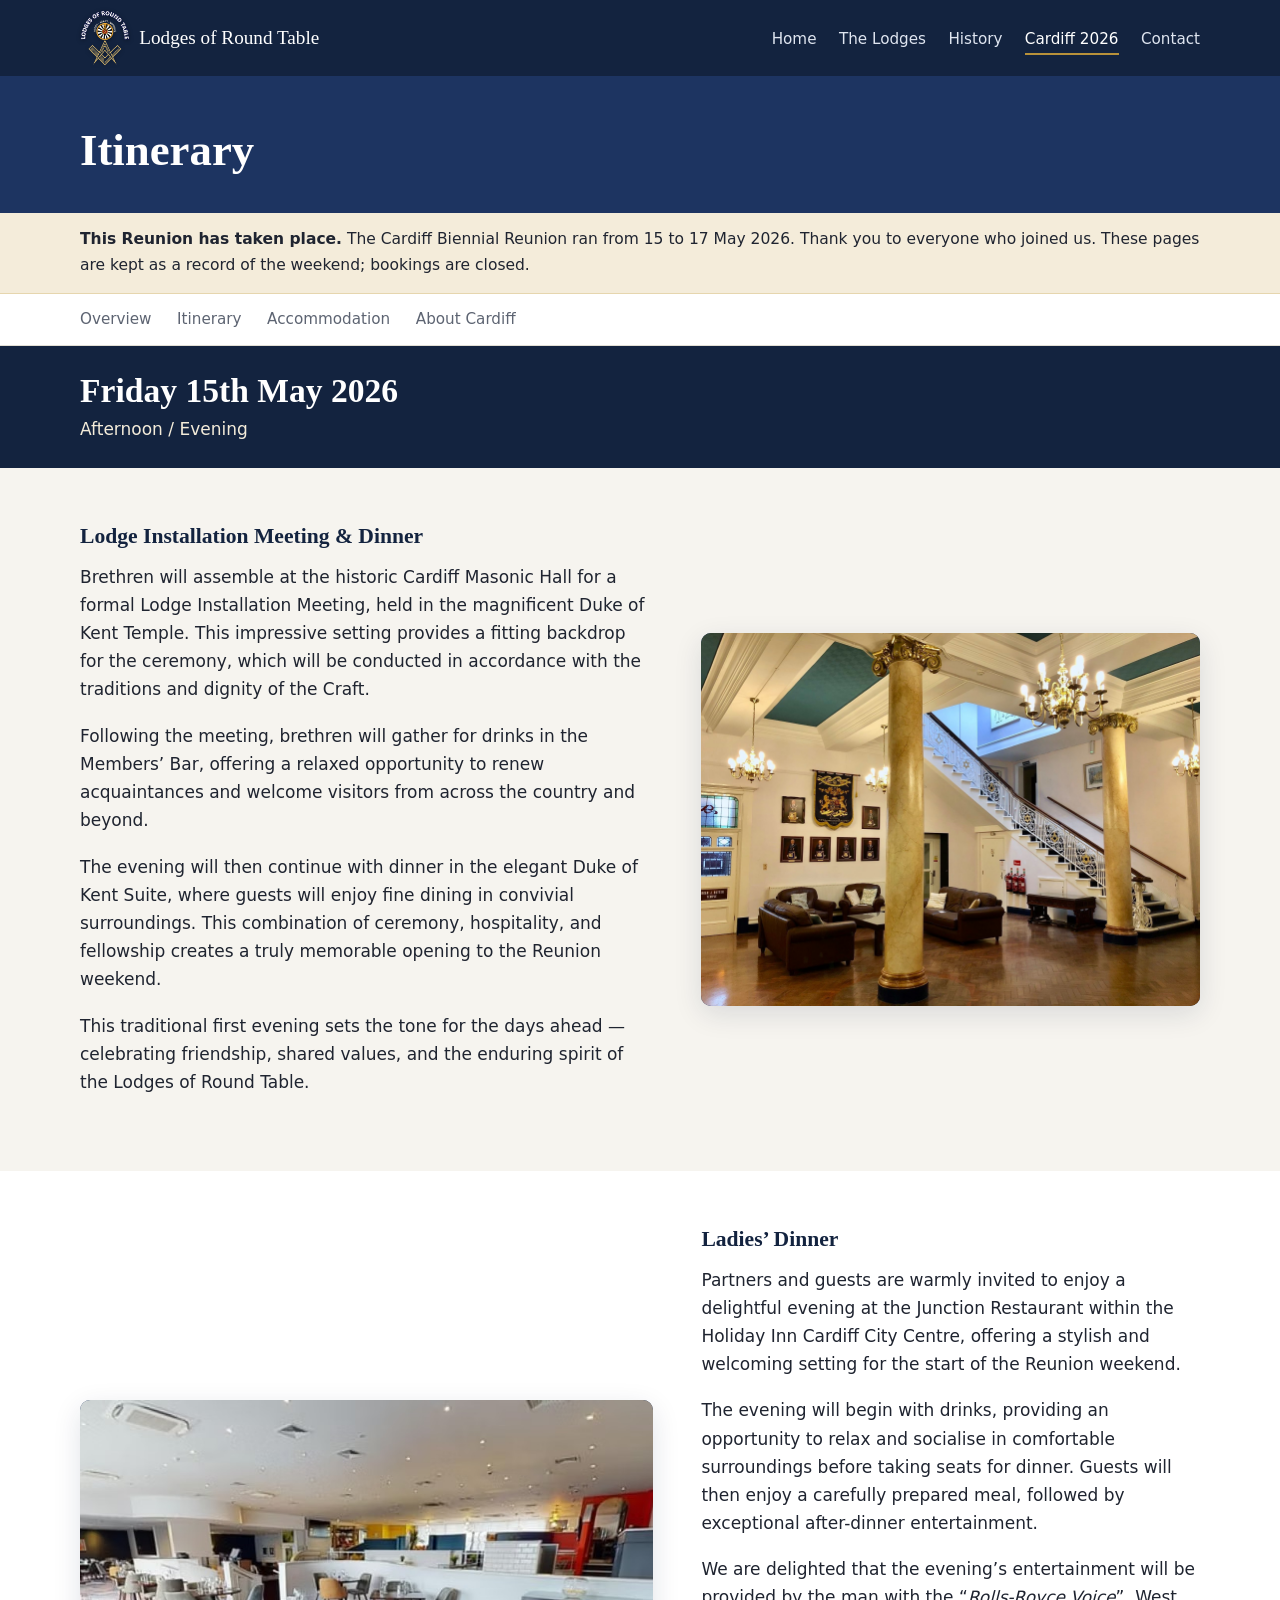
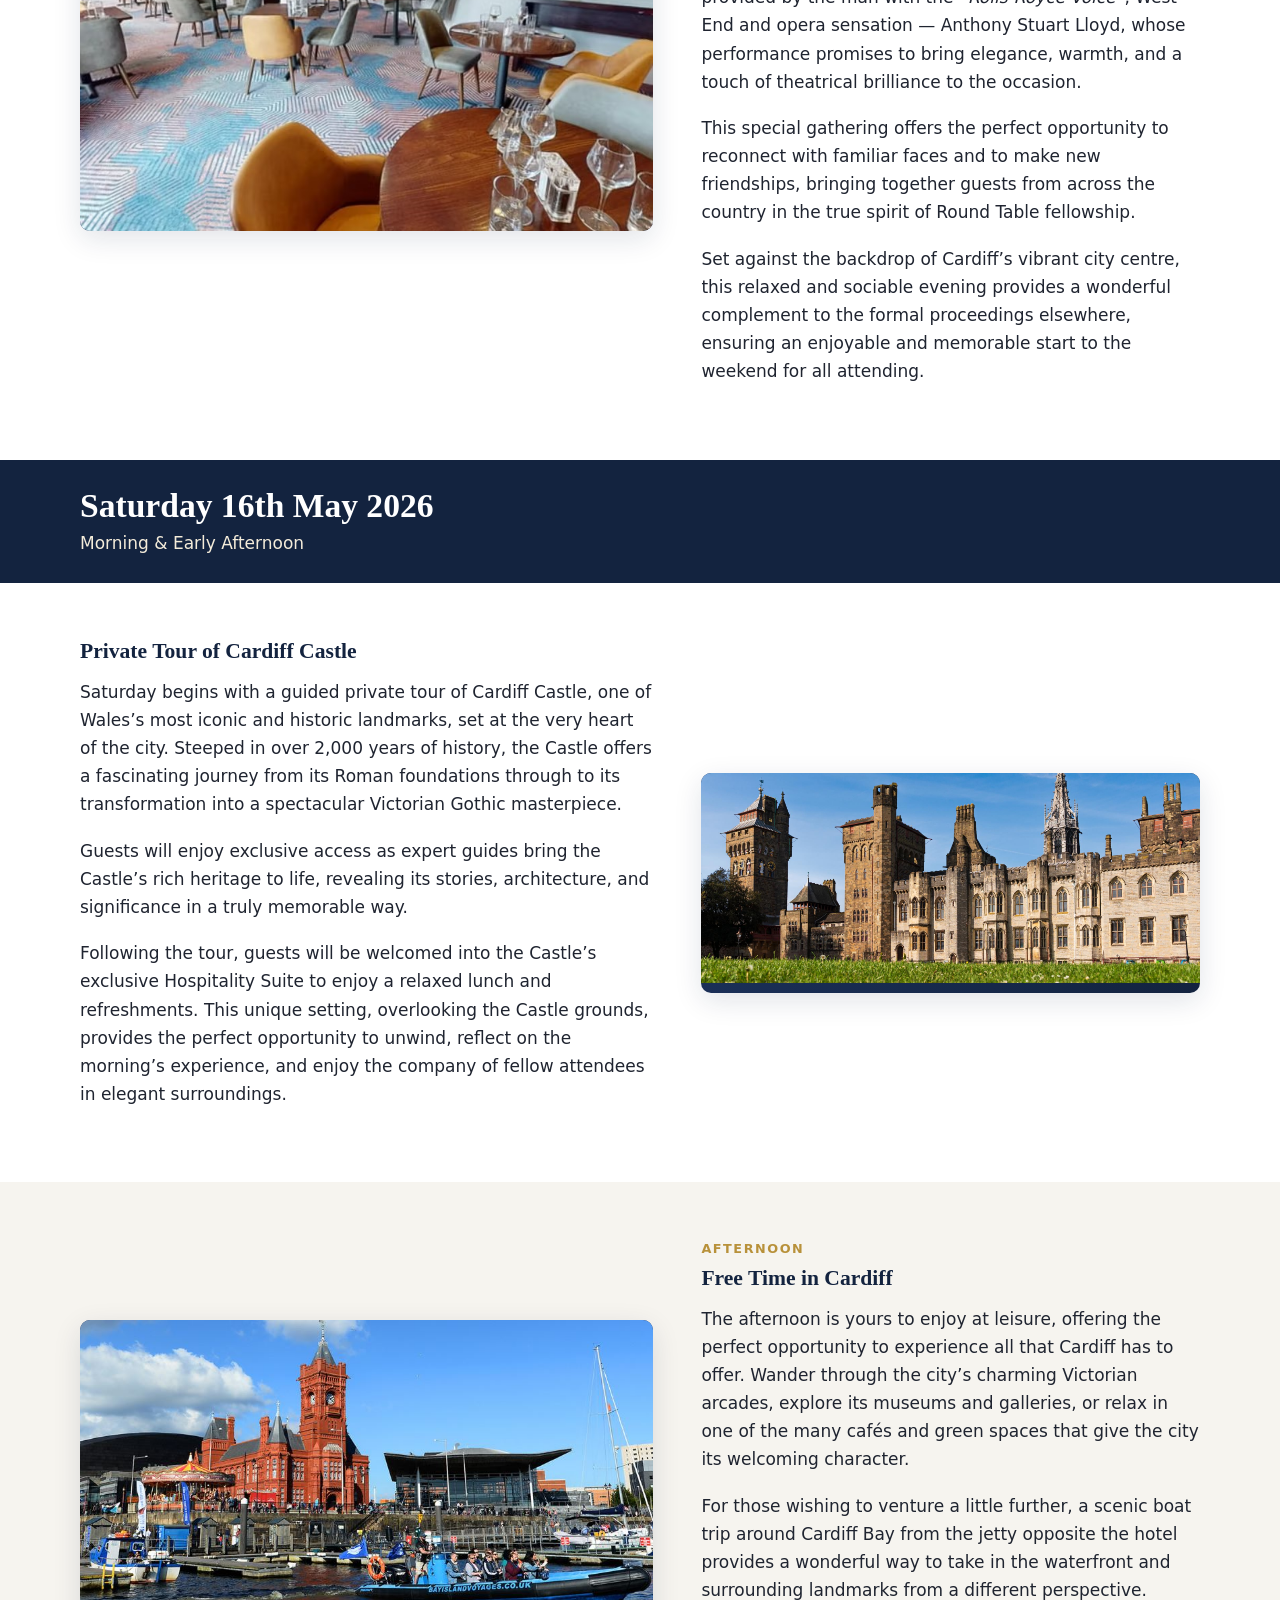
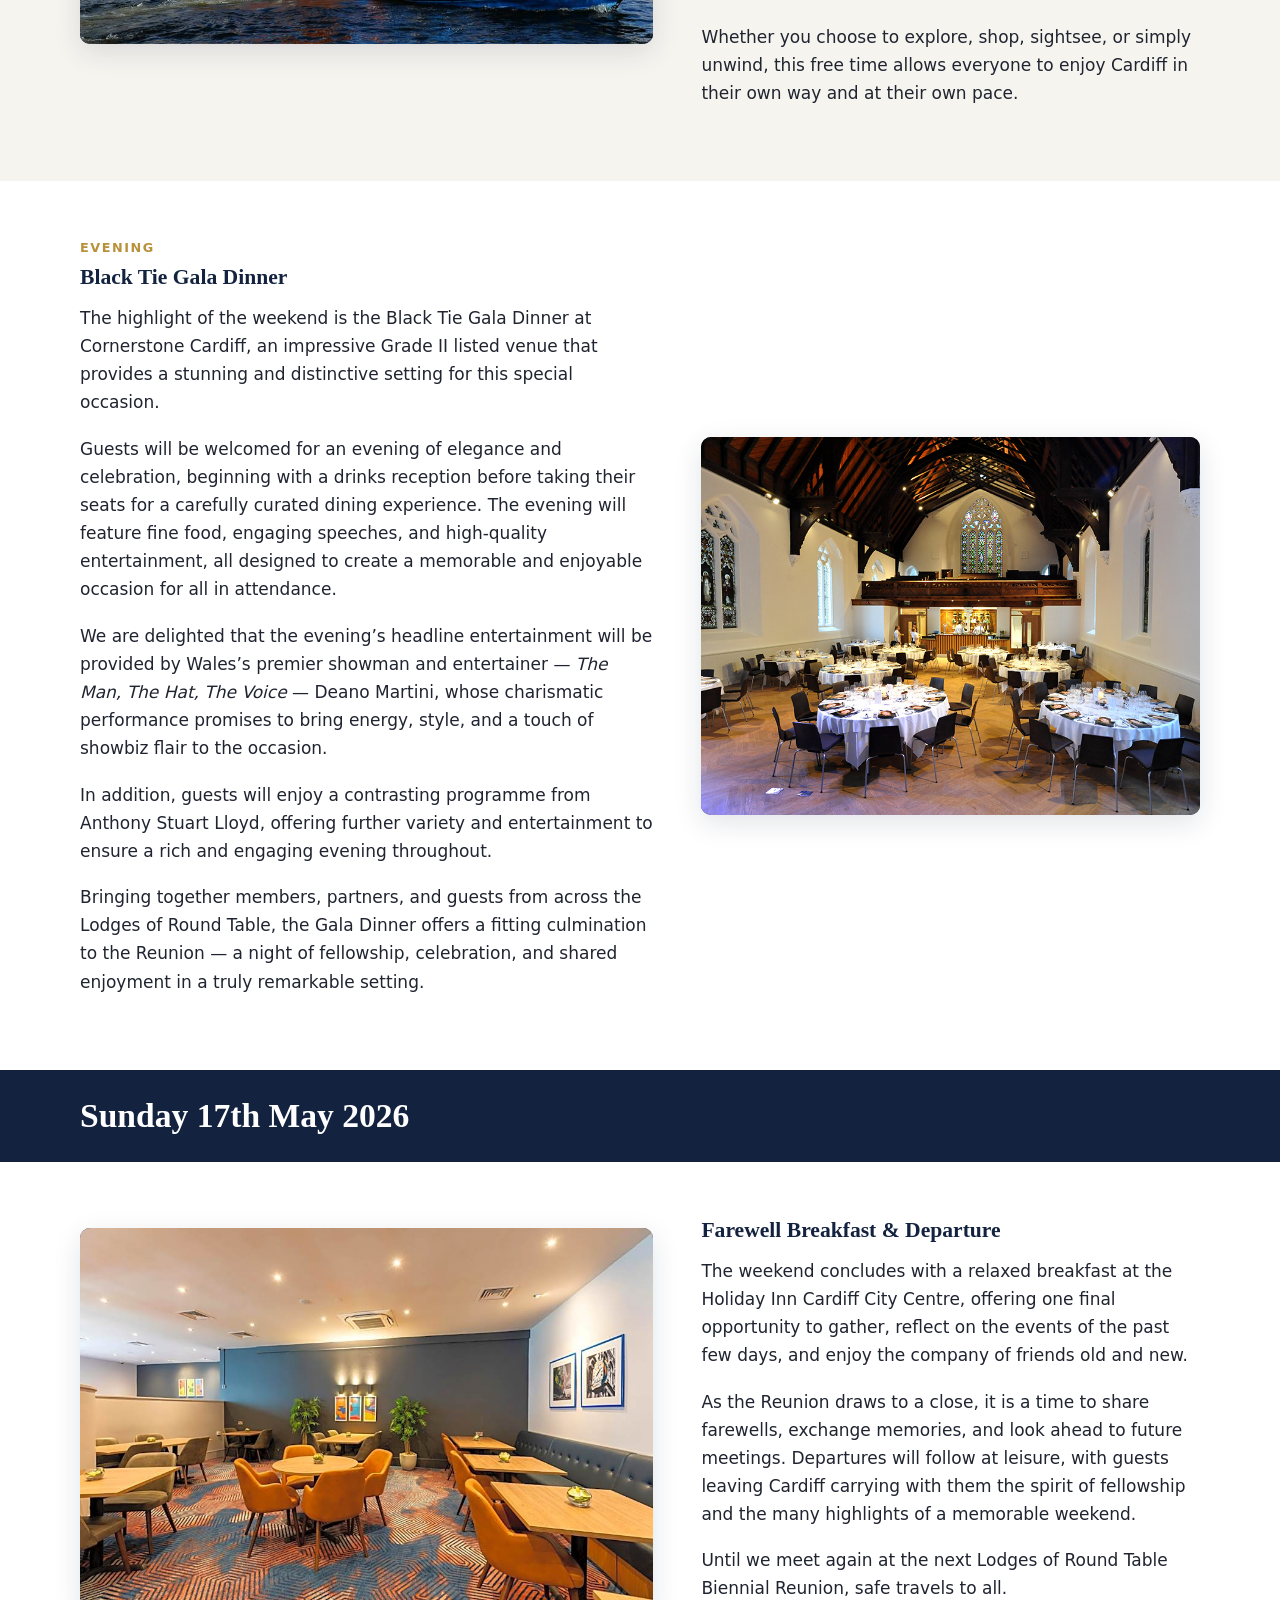
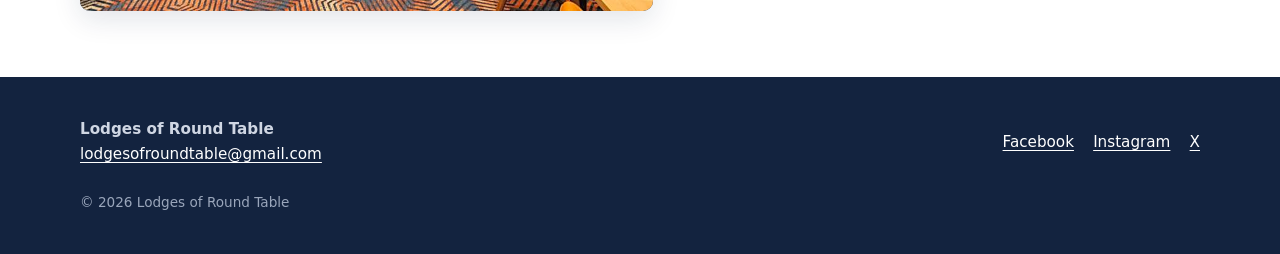
<file: cardiff-2026/itinerary/index.html>
<!DOCTYPE html>
<html lang="en-GB">
<head>
<meta charset="utf-8">
<meta name="viewport" content="width=device-width, initial-scale=1">
<title>Itinerary | Lodges of Round Table</title>
<meta name="description" content="The programme for the Cardiff 2026 Biennial Reunion.">
<meta property="og:title" content="Itinerary | Lodges of Round Table">
<meta property="og:image" content="https://www.lodgesofroundtable.uk/images/logo.png">
<link rel="icon" href="/favicon.ico" sizes="48x48">
<link rel="icon" href="/favicon.svg" type="image/svg+xml">
<link rel="apple-touch-icon" href="/apple-touch-icon.png">
<meta name="theme-color" content="#13233f">
<link rel="stylesheet" href="/css/site.css">
</head>
<body>
<a class="skip" href="#main">Skip to main content</a>
<div class="topbar">
  <div class="wrap topbar-inner">
    <a class="brand" href="/"><img src="/images/emblem-light.png" alt="" width="50" height="56"><span>Lodges of Round Table</span></a>
    <nav aria-label="Main"><ul><li><a href="/">Home</a></li>
<li><a href="/lodges/">The Lodges</a></li>
<li><a href="/history/">History</a></li>
<li><a href="/cardiff-2026/" aria-current="page">Cardiff 2026</a></li>
<li><a href="/contact-us/">Contact</a></li></ul></nav>
  </div>
</div>

<header class="page-head">
  <div class="wrap"><h1>Itinerary</h1></div>
</header>
<main id="main">
<div class="notice">
  <div class="wrap"><p><strong>This Reunion has taken place.</strong> The Cardiff Biennial Reunion ran from 15 to 17 May 2026. Thank you to everyone who joined us. These pages are kept as a record of the weekend; bookings are closed.</p></div>
</div>
<nav class="subnav" aria-label="Cardiff 2026">
  <div class="wrap"><ul>
    <li><a href="/cardiff-2026/">Overview</a></li>
    <li><a href="/cardiff-2026/itinerary/">Itinerary</a></li>
    <li><a href="/cardiff-2026/accommodation/">Accommodation</a></li>
    <li><a href="/cardiff-2026/cardiff/">About Cardiff</a></li>
  </ul></div>
</nav>
<section class="day-head"><div class="wrap"><h2>Friday 15th May 2026</h2><p>Afternoon / Evening</p></div></section>

<section class="split">
  <div class="wrap split-inner">
    <div class="prose">
<h3>Lodge Installation Meeting &amp; Dinner</h3>
<p>Brethren will assemble at the historic Cardiff Masonic Hall for a formal Lodge Installation Meeting, held in the magnificent Duke of Kent Temple. This impressive setting provides a fitting backdrop for the ceremony, which will be conducted in accordance with the traditions and dignity of the Craft.</p>
<p>Following the meeting, brethren will gather for drinks in the Members’ Bar, offering a relaxed opportunity to renew acquaintances and welcome visitors from across the country and beyond.</p>
<p>The evening will then continue with dinner in the elegant Duke of Kent Suite, where guests will enjoy fine dining in convivial surroundings. This combination of ceremony, hospitality, and fellowship creates a truly memorable opening to the Reunion weekend.</p>
<p>This traditional first evening sets the tone for the days ahead — celebrating friendship, shared values, and the enduring spirit of the Lodges of Round Table.</p>
</div>
    <figure class="photo"><img src="/images/cardiff-masonic-hall.jpg" alt="Cardiff Masonic Hall" loading="lazy"></figure>
  </div>
</section>
<section class="split flip">
  <div class="wrap split-inner">
    <div class="prose">
<h3>Ladies’ Dinner</h3>
<p>Partners and guests are warmly invited to enjoy a delightful evening at the Junction Restaurant within the Holiday Inn Cardiff City Centre, offering a stylish and welcoming setting for the start of the Reunion weekend.</p>
<p>The evening will begin with drinks, providing an opportunity to relax and socialise in comfortable surroundings before taking seats for dinner. Guests will then enjoy a carefully prepared meal, followed by exceptional after-dinner entertainment.</p>
<p>We are delighted that the evening’s entertainment will be provided by the man with the “<em>Rolls-Royce Voice</em>”, West End and opera sensation — Anthony Stuart Lloyd, whose performance promises to bring elegance, warmth, and a touch of theatrical brilliance to the occasion.</p>
<p>This special gathering offers the perfect opportunity to reconnect with familiar faces and to make new friendships, bringing together guests from across the country in the true spirit of Round Table fellowship.</p>
<p>Set against the backdrop of Cardiff’s vibrant city centre, this relaxed and sociable evening provides a wonderful complement to the formal proceedings elsewhere, ensuring an enjoyable and memorable start to the weekend for all attending.</p>
</div>
    <figure class="photo"><img src="/images/holiday-inn-dining-room.jpg" alt="Dining Room" loading="lazy"></figure>
  </div>
</section>
<section class="day-head"><div class="wrap"><h2>Saturday 16th May 2026</h2><p>Morning &amp; Early Afternoon</p></div></section>

<section class="split">
  <div class="wrap split-inner">
    <div class="prose">
<h3>Private Tour of Cardiff Castle</h3>
<p>Saturday begins with a guided private tour of Cardiff Castle, one of Wales’s most iconic and historic landmarks, set at the very heart of the city. Steeped in over 2,000 years of history, the Castle offers a fascinating journey from its Roman foundations through to its transformation into a spectacular Victorian Gothic masterpiece.</p>
<p>Guests will enjoy exclusive access as expert guides bring the Castle’s rich heritage to life, revealing its stories, architecture, and significance in a truly memorable way.</p>
<p>Following the tour, guests will be welcomed into the Castle’s exclusive Hospitality Suite to enjoy a relaxed lunch and refreshments. This unique setting, overlooking the Castle grounds, provides the perfect opportunity to unwind, reflect on the morning’s experience, and enjoy the company of fellow attendees in elegant surroundings.</p>
</div>
    <figure class="photo"><img src="/images/cardiff-castle-tour.jpg" alt="Cardiff Castle" loading="lazy"></figure>
  </div>
</section>
<section class="split flip">
  <div class="wrap split-inner">
    <div class="prose">
<p class="slot">Afternoon</p>
<h3>Free Time in Cardiff</h3>
<p>The afternoon is yours to enjoy at leisure, offering the perfect opportunity to experience all that Cardiff has to offer. Wander through the city’s charming Victorian arcades, explore its museums and galleries, or relax in one of the many cafés and green spaces that give the city its welcoming character.</p>
<p>For those wishing to venture a little further, a scenic boat trip around Cardiff Bay from the jetty opposite the hotel provides a wonderful way to take in the waterfront and surrounding landmarks from a different perspective.</p>
<p>Whether you choose to explore, shop, sightsee, or simply unwind, this free time allows everyone to enjoy Cardiff in their own way and at their own pace.</p>
</div>
    <figure class="photo"><img src="/images/cardiff-bay-pierhead.jpg" alt="Cardiff Bay" loading="lazy"></figure>
  </div>
</section>
<section class="split">
  <div class="wrap split-inner">
    <div class="prose">
<p class="slot">Evening</p>
<h3>Black Tie Gala Dinner</h3>
<p>The highlight of the weekend is the Black Tie Gala Dinner at Cornerstone Cardiff, an impressive Grade II listed venue that provides a stunning and distinctive setting for this special occasion.</p>
<p>Guests will be welcomed for an evening of elegance and celebration, beginning with a drinks reception before taking their seats for a carefully curated dining experience. The evening will feature fine food, engaging speeches, and high-quality entertainment, all designed to create a memorable and enjoyable occasion for all in attendance.</p>
<p>We are delighted that the evening’s headline entertainment will be provided by Wales’s premier showman and entertainer — <em>The Man, The Hat, The Voice</em> — Deano Martini, whose charismatic performance promises to bring energy, style, and a touch of showbiz flair to the occasion.</p>
<p>In addition, guests will enjoy a contrasting programme from Anthony Stuart Lloyd, offering further variety and entertainment to ensure a rich and engaging evening throughout.</p>
<p>Bringing together members, partners, and guests from across the Lodges of Round Table, the Gala Dinner offers a fitting culmination to the Reunion — a night of fellowship, celebration, and shared enjoyment in a truly remarkable setting.</p>
</div>
    <figure class="photo"><img src="/images/cornerstone-cardiff.jpg" alt="Cornerstone" loading="lazy"></figure>
  </div>
</section>
<section class="day-head"><div class="wrap"><h2>Sunday 17th May 2026</h2></div></section>

<section class="split flip">
  <div class="wrap split-inner">
    <div class="prose">
<h3>Farewell Breakfast &amp; Departure</h3>
<p>The weekend concludes with a relaxed breakfast at the Holiday Inn Cardiff City Centre, offering one final opportunity to gather, reflect on the events of the past few days, and enjoy the company of friends old and new.</p>
<p>As the Reunion draws to a close, it is a time to share farewells, exchange memories, and look ahead to future meetings. Departures will follow at leisure, with guests leaving Cardiff carrying with them the spirit of fellowship and the many highlights of a memorable weekend.</p>
<p>Until we meet again at the next Lodges of Round Table Biennial Reunion, safe travels to all.</p>
</div>
    <figure class="photo"><img src="/images/farewell-breakfast.jpg" alt="Breakfast" loading="lazy"></figure>
  </div>
</section>
</main>
<footer class="site-foot">
  <div class="wrap foot-inner">
    <div>
      <strong>Lodges of Round Table</strong><br>
      <a href="mailto:lodgesofroundtable@gmail.com">lodgesofroundtable@gmail.com</a>
    </div>
    <ul class="social">
      <li><a href="https://www.facebook.com/SouthWalesMason">Facebook</a></li>
      <li><a href="https://www.instagram.com/southwales_craft_ra/">Instagram</a></li>
      <li><a href="https://x.com/southwalesmason">X</a></li>
    </ul>
    <p class="copy">&copy; 2026 Lodges of Round Table</p>
  </div>
</footer>
</body>
</html>
</file>
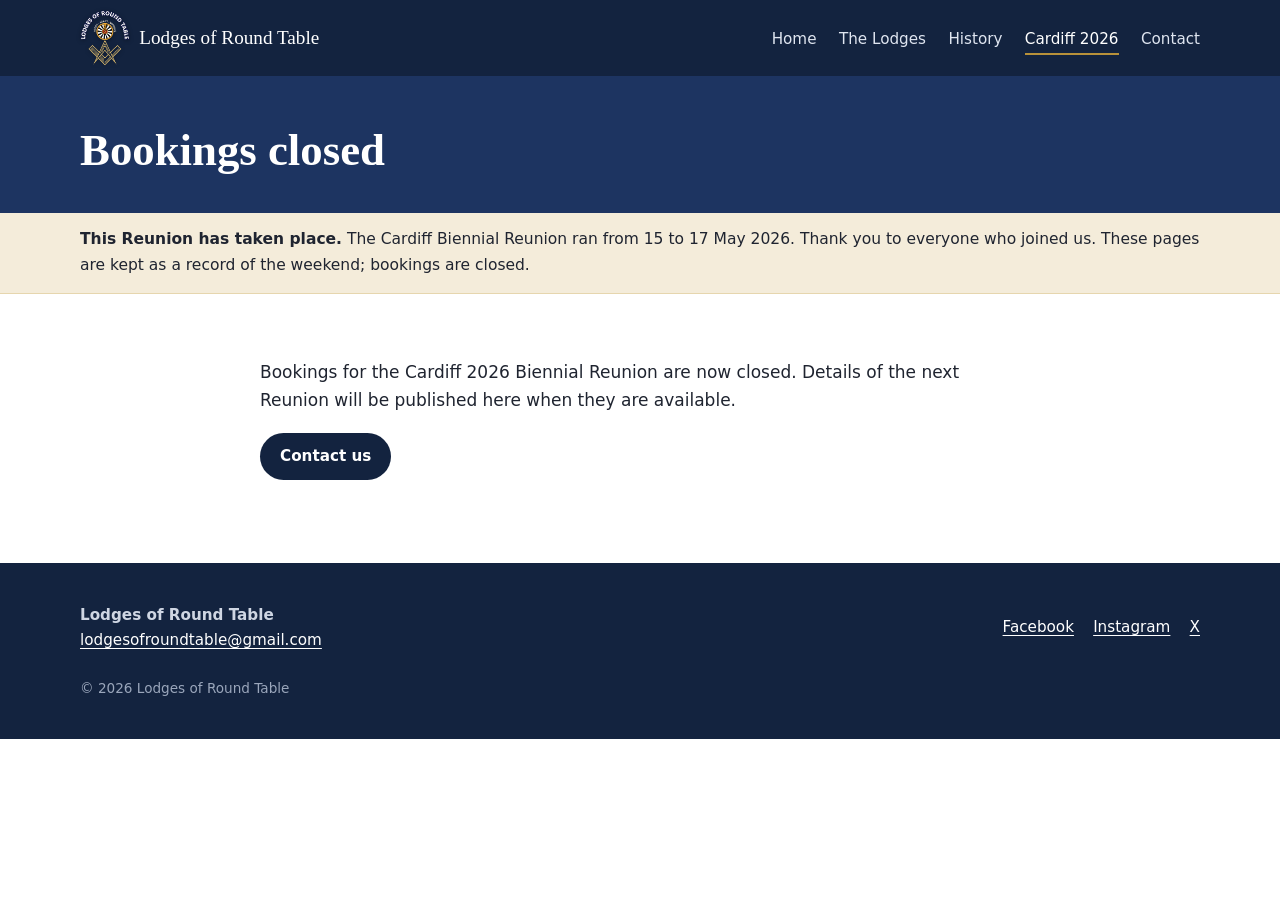
<file: form/book/index.html>
<!DOCTYPE html>
<html lang="en-GB"><head><meta charset="utf-8">
<title>Moved</title>
<link rel="canonical" href="/cardiff-2026/book/">
<meta http-equiv="refresh" content="0; url=/cardiff-2026/book/">
<meta name="robots" content="noindex">
</head><body><p>This page has moved to <a href="/cardiff-2026/book/">/cardiff-2026/book/</a>.</p></body></html>
</file>
<file: css/site.css>
/* Lodges of Round Table: one stylesheet, no framework. */
:root {
  --navy: #13233f;
  --navy-2: #1d3461;
  --gold: #b8913a;
  --gold-soft: #f4ecda;
  --ink: #1f2430;
  --muted: #5d6472;
  --paper: #ffffff;
  --alt: #f6f4ef;
  --line: #e3dfd5;
  --radius: 10px;
  --serif: "Iowan Old Style", "Palatino Linotype", Palatino, Georgia, serif;
  --sans: system-ui, -apple-system, "Segoe UI", Roboto, "Helvetica Neue", Arial, sans-serif;
}
* { box-sizing: border-box; }
html { -webkit-text-size-adjust: 100%; }
body { margin: 0; font: 17px/1.65 var(--sans); color: var(--ink); background: var(--paper); }
img { max-width: 100%; height: auto; display: block; }
a { color: var(--navy-2); text-underline-offset: 3px; }
a:hover { color: var(--gold); }
h1, h2, h3, h4 { font-family: var(--serif); line-height: 1.2; color: var(--navy); margin: 0 0 .6em; font-weight: 600; }
h2 { font-size: clamp(1.6rem, 3vw, 2.1rem); }
h3 { font-size: 1.35rem; }
.wrap { width: min(1120px, 100% - 2.5rem); margin-inline: auto; }
.narrow { width: min(760px, 100% - 2.5rem); }
.skip { position: absolute; left: -9999px; }
.skip:focus { left: 1rem; top: 1rem; z-index: 10; background: #fff; padding: .5rem 1rem; }

/* Top bar */
.topbar { background: var(--navy); color: #fff; position: sticky; top: 0; z-index: 5; }
.topbar-inner { display: flex; align-items: center; justify-content: space-between; gap: 1rem; min-height: 76px; flex-wrap: wrap; padding: .4rem 0; }
.brand { display: flex; align-items: center; gap: .6rem; color: #fff; text-decoration: none; font-family: var(--serif); font-size: 1.2rem; }
.brand img { width: auto; height: 56px; filter: drop-shadow(0 1px 2px rgba(0,0,0,.35)); }
.topbar nav ul { list-style: none; margin: 0; padding: 0; display: flex; flex-wrap: wrap; gap: .25rem 1.4rem; }
.topbar nav a { color: #dfe5f0; text-decoration: none; font-size: .95rem; padding: .3rem 0; border-bottom: 2px solid transparent; }
.topbar nav a:hover, .topbar nav a[aria-current="page"] { color: #fff; border-bottom-color: var(--gold); }

/* Hero */
.hero {
  --hero: none;
  background: linear-gradient(180deg, rgba(10,20,40,.25), rgba(10,20,40,.75)), var(--hero) center/cover no-repeat, linear-gradient(135deg, var(--navy-2), var(--navy));
  color: #fff; min-height: 52vh; display: flex; align-items: flex-end;
}
.hero-inner { padding: 4rem 0 3rem; }
.hero h1 { color: #fff; font-size: clamp(2.2rem, 5vw, 3.6rem); max-width: 18ch; }
.kicker { text-transform: uppercase; letter-spacing: .14em; font-size: .8rem; color: var(--gold-soft); margin: 0 0 .8rem; }
.lede { font-size: 1.2rem; margin: 0; color: #e8ecf3; }
.page-head { background: var(--navy-2); color: #fff; padding: 3rem 0 2.2rem; }
.page-head h1 { color: #fff; margin: 0; font-size: clamp(2rem, 4vw, 2.8rem); }

/* Notice + sub nav */
.notice { background: var(--gold-soft); border-bottom: 1px solid #e6d6ae; }
.notice p { margin: 0; padding: .9rem 0; font-size: .97rem; }
.subnav { border-bottom: 1px solid var(--line); background: #fff; }
.subnav ul { list-style: none; margin: 0; padding: 0; display: flex; flex-wrap: wrap; gap: .2rem 1.6rem; }
.subnav a { display: block; padding: .8rem 0; text-decoration: none; color: var(--muted); font-size: .95rem; }
.subnav a:hover { color: var(--navy); }

/* Sections */
.section { padding: 4rem 0; }
.section.alt { background: var(--alt); }
.prose p, .prose ul { margin: 0 0 1.1em; }
.prose ul { padding-left: 1.2em; }
.prose li { margin-bottom: .45em; }
.muted { color: var(--muted); }
.slot { text-transform: uppercase; letter-spacing: .12em; font-size: .8rem; color: var(--gold); margin: 0 0 .4rem !important; font-weight: 600; }
.btn { display: inline-block; background: var(--navy); color: #fff; padding: .7rem 1.25rem; border-radius: 999px; text-decoration: none; font-weight: 600; font-size: .95rem; }
.btn:hover { background: var(--gold); color: #fff; }

/* Cards */
.cards { display: grid; gap: 1.5rem; grid-template-columns: repeat(auto-fit, minmax(260px, 1fr)); }
.card { background: #fff; border-radius: var(--radius); overflow: hidden; text-decoration: none; color: inherit; box-shadow: 0 1px 2px rgba(0,0,0,.06), 0 6px 20px rgba(19,35,63,.07); display: flex; flex-direction: column; transition: transform .15s ease; }
.card:hover { transform: translateY(-3px); color: inherit; }
.card-img { --img: none; aspect-ratio: 16/9; background: var(--img) center/cover no-repeat, linear-gradient(135deg, var(--navy-2), var(--navy)); }
.card-body { padding: 1.3rem 1.4rem 1.5rem; }
.card-body p { margin: 0 0 .8rem; color: var(--muted); font-size: .97rem; }
.more { color: var(--navy-2); font-weight: 600; font-size: .95rem; }

/* Split rows (itinerary, accommodation) */
.split { padding: 3.5rem 0; }
.split:nth-of-type(even) { background: var(--alt); }
.split-inner { display: grid; grid-template-columns: 1.15fr 1fr; gap: 3rem; align-items: center; }
.split.flip .prose { order: 2; }
.photo { margin: 0; border-radius: var(--radius); overflow: hidden; background: linear-gradient(135deg, var(--navy-2), var(--navy)); min-height: 220px; box-shadow: 0 8px 28px rgba(19,35,63,.12); }
.photo img { width: 100%; height: 100%; object-fit: cover; }
.day-head { background: var(--navy); color: #fff; padding: 1.6rem 0; }
.day-head h2 { color: #fff; margin: 0; }
.day-head p { margin: .2rem 0 0; color: var(--gold-soft); }

/* Lodges table */
.filter { display: block; margin: 0 0 1rem; font-weight: 600; color: var(--navy); }
.filter input { display: block; margin-top: .4rem; width: min(420px, 100%); padding: .65rem .8rem; border: 1px solid var(--line); border-radius: 8px; font: inherit; }
.table-wrap { overflow-x: auto; }
table.lodges { width: 100%; border-collapse: collapse; font-size: .97rem; }
.lodges th, .lodges td { text-align: left; padding: .75rem .9rem; border-bottom: 1px solid var(--line); }
.lodges th { background: var(--alt); font-family: var(--serif); color: var(--navy); }

/* Contact */
.contact { display: grid; grid-template-columns: 1.4fr 1fr; gap: 3rem; align-items: start; }
.contact-card { background: var(--alt); border-radius: var(--radius); padding: 1.6rem 1.8rem; border-top: 4px solid var(--gold); }
.contact-card p { margin: 0 0 .8rem; }

/* Footer */
.site-foot { background: var(--navy); color: #cfd6e3; padding: 2.5rem 0; font-size: .95rem; }
.site-foot a { color: #fff; }
.foot-inner { display: flex; flex-wrap: wrap; gap: 1.5rem 3rem; align-items: center; justify-content: space-between; }
.social { list-style: none; display: flex; gap: 1.2rem; padding: 0; margin: 0; }
.copy { margin: 0; width: 100%; color: #9aa6bb; font-size: .85rem; }

@media (max-width: 820px) {
  .split-inner, .contact { grid-template-columns: 1fr; gap: 1.8rem; }
  .split.flip .prose { order: 0; }
  .hero { min-height: 42vh; }
  .section { padding: 3rem 0; }
}
.check { color: var(--gold); font-weight: 700; cursor: help; }
.small { font-size: .88rem; }
.lodges td a { white-space: nowrap; }

/* Home banner emblem */
.hero-inner.has-emblem { display: flex; flex-direction: column; align-items: center; text-align: center; padding-top: 3.5rem; }
.hero-inner.has-emblem h1 { max-width: 22ch; }
.hero-emblem { width: clamp(130px, 18vw, 190px); height: auto; margin-bottom: 1.4rem; filter: drop-shadow(0 6px 18px rgba(0,0,0,.45)); }
.hero:has(.has-emblem) { align-items: center; min-height: 64vh; }

/* History timeline */
.lede-dark { font-size: 1.15rem; color: var(--ink); }
.era { padding: 2.5rem 0 1rem; }
.era h2 { display: flex; align-items: center; gap: 1rem; }
.era h2::after { content: ""; flex: 1; height: 1px; background: var(--line); }
.era-intro { color: var(--muted); margin: -.2rem 0 1.4rem; }
.timeline { list-style: none; margin: 0; padding: 0 0 0 1.4rem; border-left: 2px solid var(--gold); }
.ev { position: relative; display: grid; grid-template-columns: 7.5rem 1fr; gap: 1.2rem; padding: 0 0 2rem 1rem; }
.ev::before { content: ""; position: absolute; left: calc(-1.4rem - 7px); top: .45rem; width: 12px; height: 12px; border-radius: 50%; background: #fff; border: 3px solid var(--gold); }
.ev-year { font-family: var(--serif); font-size: 1.35rem; font-weight: 600; color: var(--navy); line-height: 1.2; padding-top: .1rem; }
.ev-body h3 { margin: 0 0 .35rem; font-size: 1.2rem; }
.ev-body p { margin: 0 0 .5rem; }
.ev-lodges { font-size: .88rem; color: var(--muted); }
.tbc { font-family: var(--sans); font-size: .7rem; font-weight: 600; text-transform: uppercase; letter-spacing: .08em; background: var(--gold-soft); color: #8a6a1f; border-radius: 999px; padding: .15rem .55rem; vertical-align: middle; margin-left: .4rem; }
.small-prose { font-size: .95rem; }
@media (max-width: 640px) { .ev { grid-template-columns: 1fr; gap: .2rem; } }

/* Timeline explorer */
.explorer { position: sticky; top: 76px; z-index: 4; background: rgba(255,255,255,.96); backdrop-filter: blur(6px); border-bottom: 1px solid var(--line); padding: .9rem 0 .4rem; }
.filters { display: flex; flex-wrap: wrap; gap: .5rem; }
.chip { font: 600 .85rem var(--sans); border: 1px solid var(--line); background: #fff; color: var(--navy); border-radius: 999px; padding: .4rem .9rem; cursor: pointer; display: inline-flex; align-items: center; gap: .45rem; }
.chip:hover { border-color: var(--gold); }
.chip.is-on { background: var(--navy); color: #fff; border-color: var(--navy); }
.dot { width: 10px; height: 10px; border-radius: 50%; display: inline-block; }
.dot-lodge, .tdot-lodge { background: var(--gold); }
.dot-reunion, .tdot-reunion { background: #b4232c; }
.dot-rt, .tdot-rt { background: var(--navy-2); }
.track { position: relative; height: 86px; margin-top: .6rem; }
.track-line { position: absolute; left: 0; right: 0; bottom: 30px; height: 2px; background: var(--line); }
.track-ticks span { position: absolute; bottom: 8px; transform: translateX(-50%); font-size: .7rem; color: var(--muted); }
.track-ticks span::before { content: ""; position: absolute; left: 50%; bottom: 16px; width: 1px; height: 8px; background: var(--line); }
.tdot { position: absolute; width: 12px; height: 12px; margin-left: -6px; border-radius: 50%; border: 2px solid #fff; box-shadow: 0 0 0 1px rgba(19,35,63,.25); cursor: pointer; padding: 0; transition: transform .15s, opacity .2s; }
.tdot { bottom: 14px; }
.track-dots { position: absolute; inset: 0 0 18px 0; }
.tdot:hover, .tdot:focus-visible, .tdot.active { transform: scale(1.5); z-index: 2; outline: none; }
.tdot.dim { opacity: .15; pointer-events: none; }
.track-tip { position: absolute; top: -4px; transform: translateX(-50%); background: var(--navy); color: #fff; font-size: .78rem; padding: .25rem .6rem; border-radius: 6px; white-space: nowrap; opacity: 0; transition: opacity .15s; pointer-events: none; }
.track-tip.on { opacity: 1; }
.track-hint { margin: 0; text-align: right; font-size: .75rem; }
.ev-kind { display: inline-block; font: 600 .68rem var(--sans); text-transform: uppercase; letter-spacing: .1em; color: var(--muted); margin-bottom: .2rem; }
.ev-reunion::before { border-color: #b4232c; }
.ev-rt::before { border-color: var(--navy-2); }
.ev-reunion .ev-kind { color: #b4232c; }
.ev { scroll-margin-top: 220px; border-radius: 8px; }
.ev.flash .ev-body { animation: flash 1.6s ease-out; }
@keyframes flash { 0% { background: var(--gold-soft); } 100% { background: transparent; } }
.ev.reveal { opacity: 0; transform: translateY(14px); transition: opacity .5s ease, transform .5s ease; }
.ev.reveal.seen { opacity: 1; transform: none; }
@media (prefers-reduced-motion: reduce) { .ev.reveal { opacity: 1; transform: none; transition: none; } }
@media (max-width: 640px) { .explorer { top: 0; position: relative; } .track-ticks span:nth-child(even) { display: none; } }
</file>
